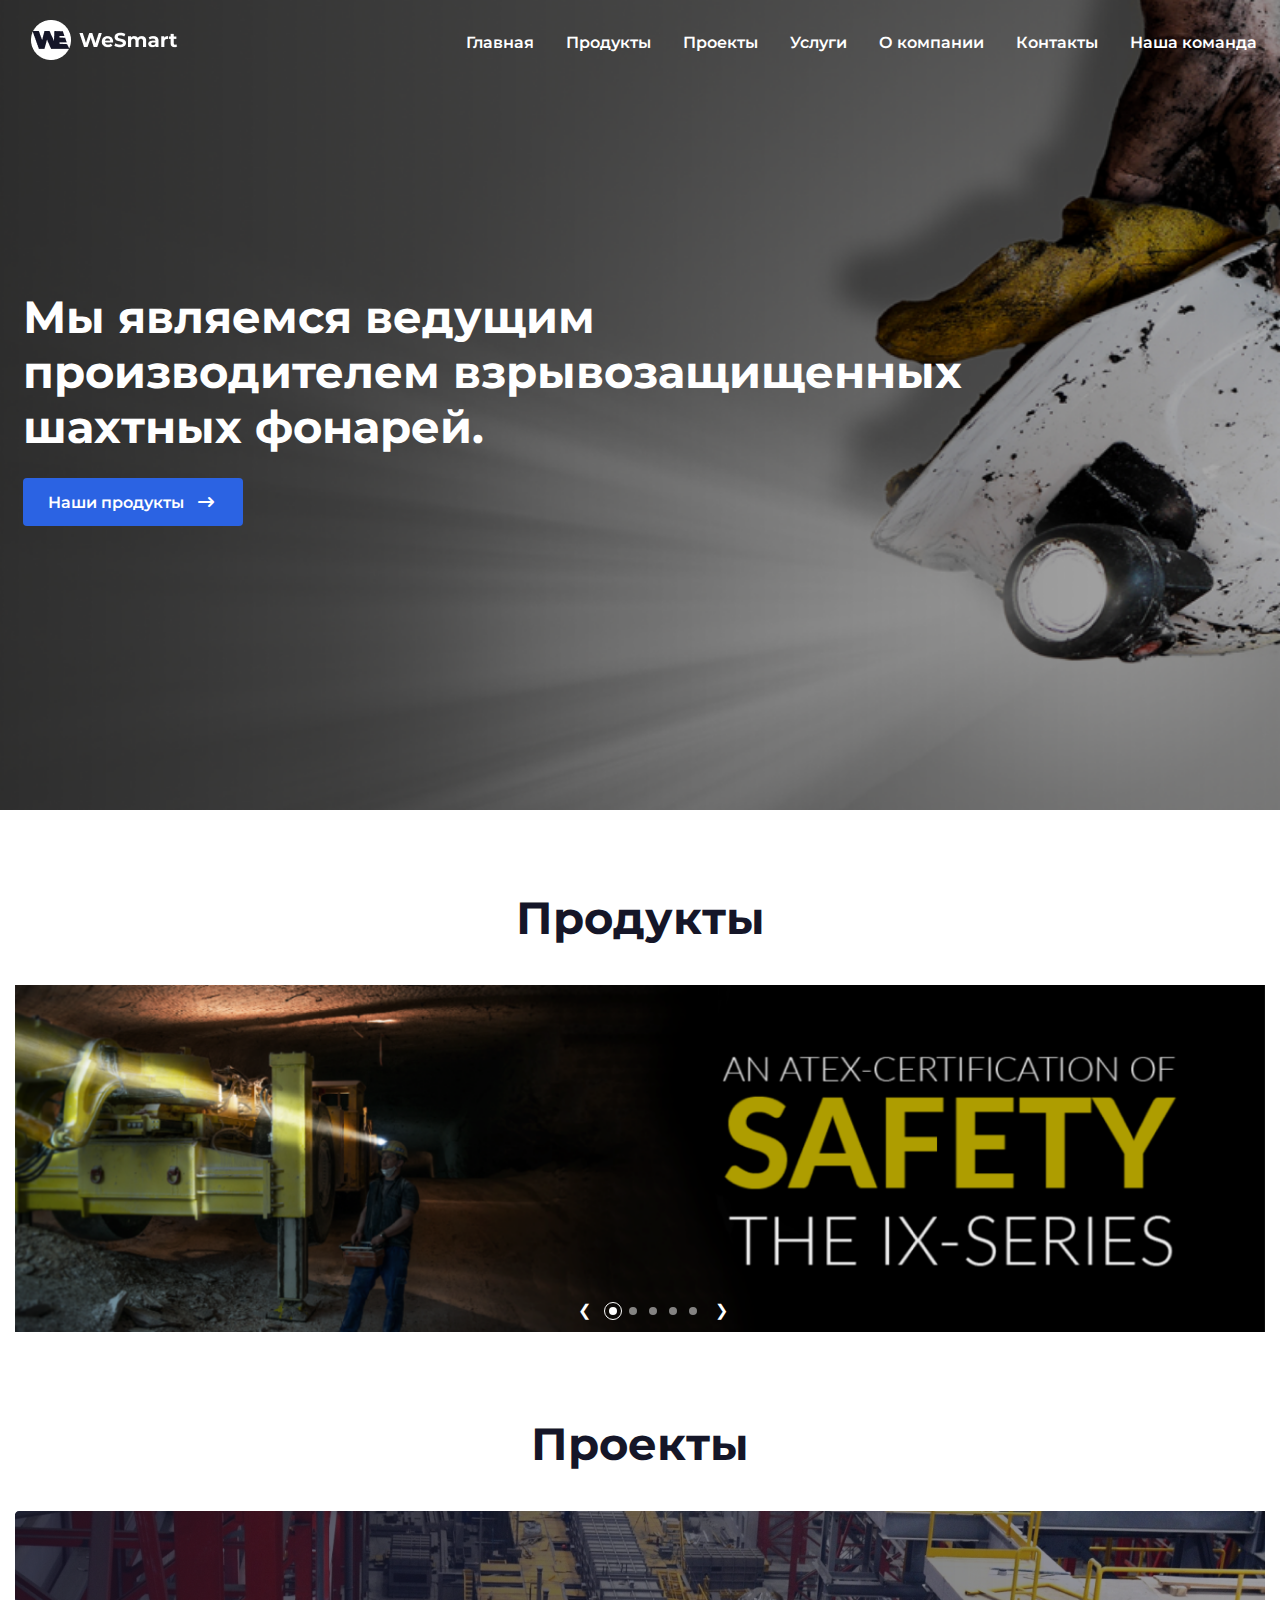
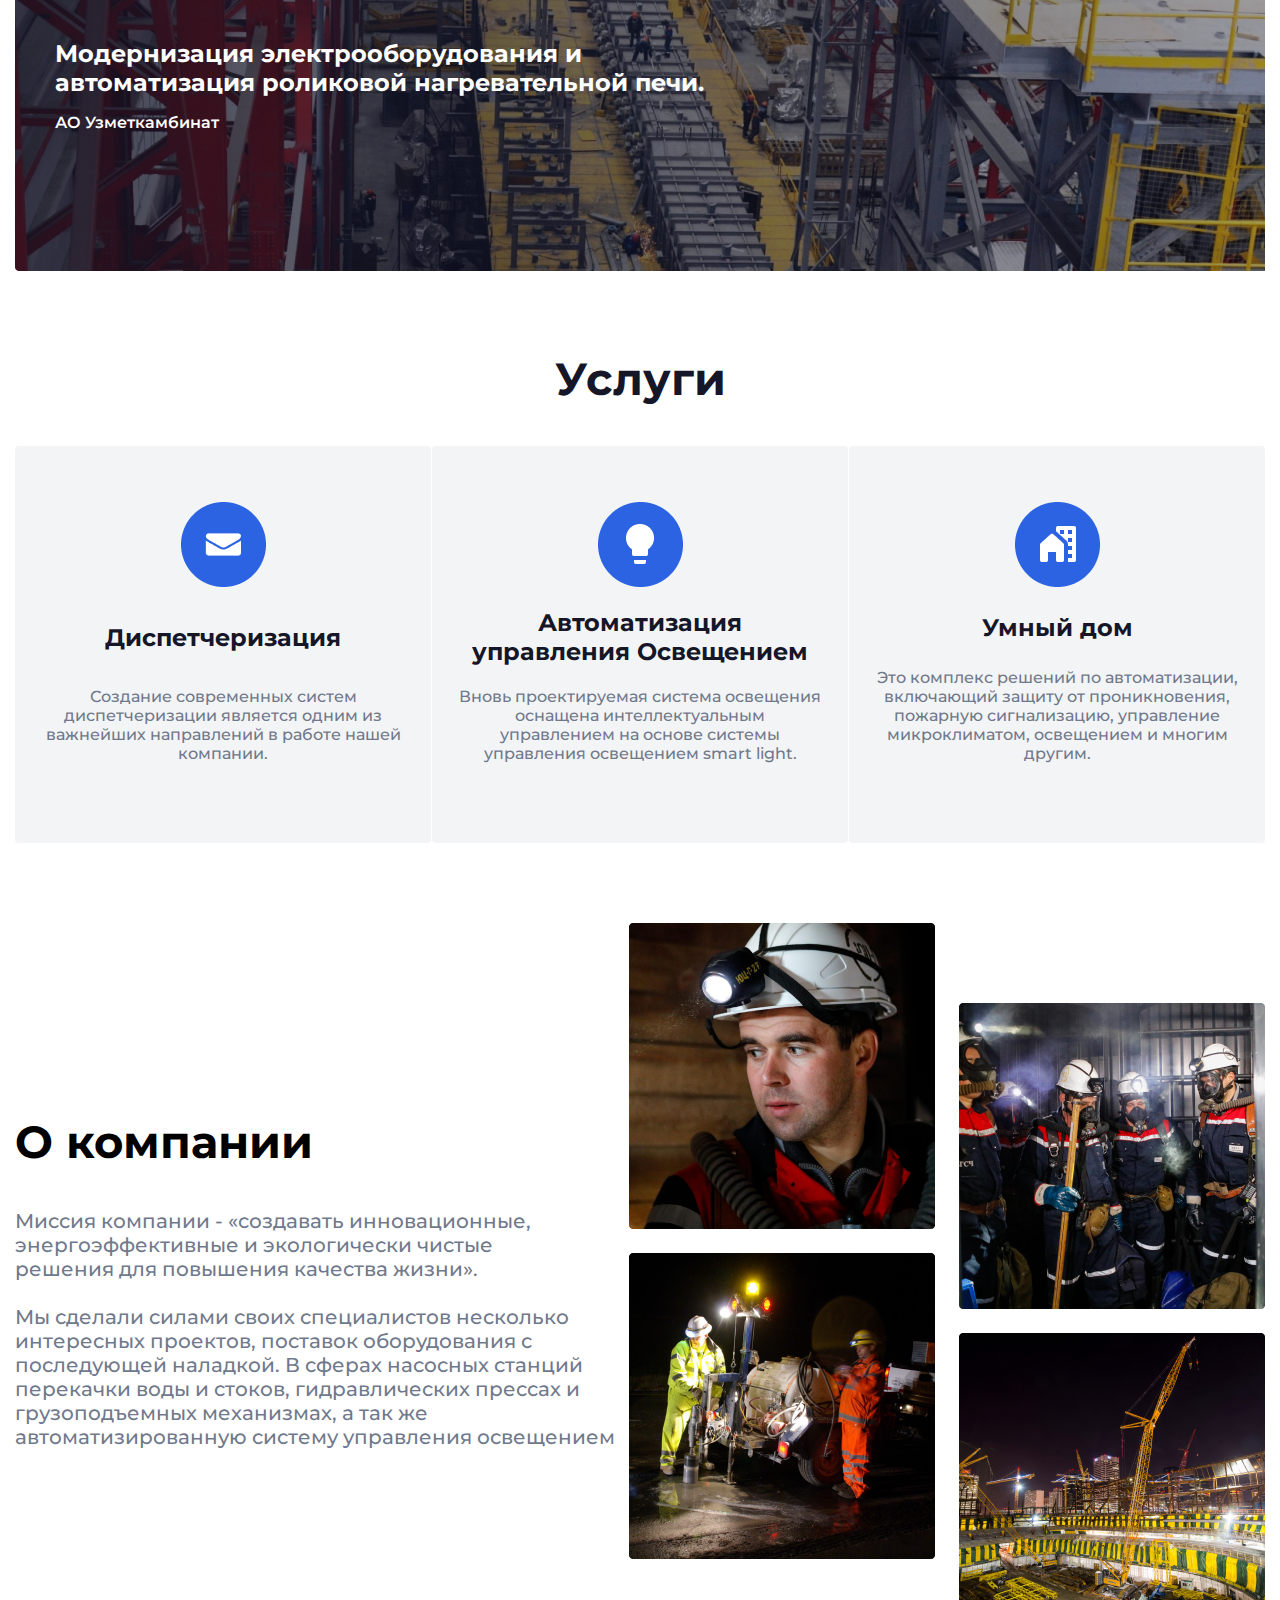
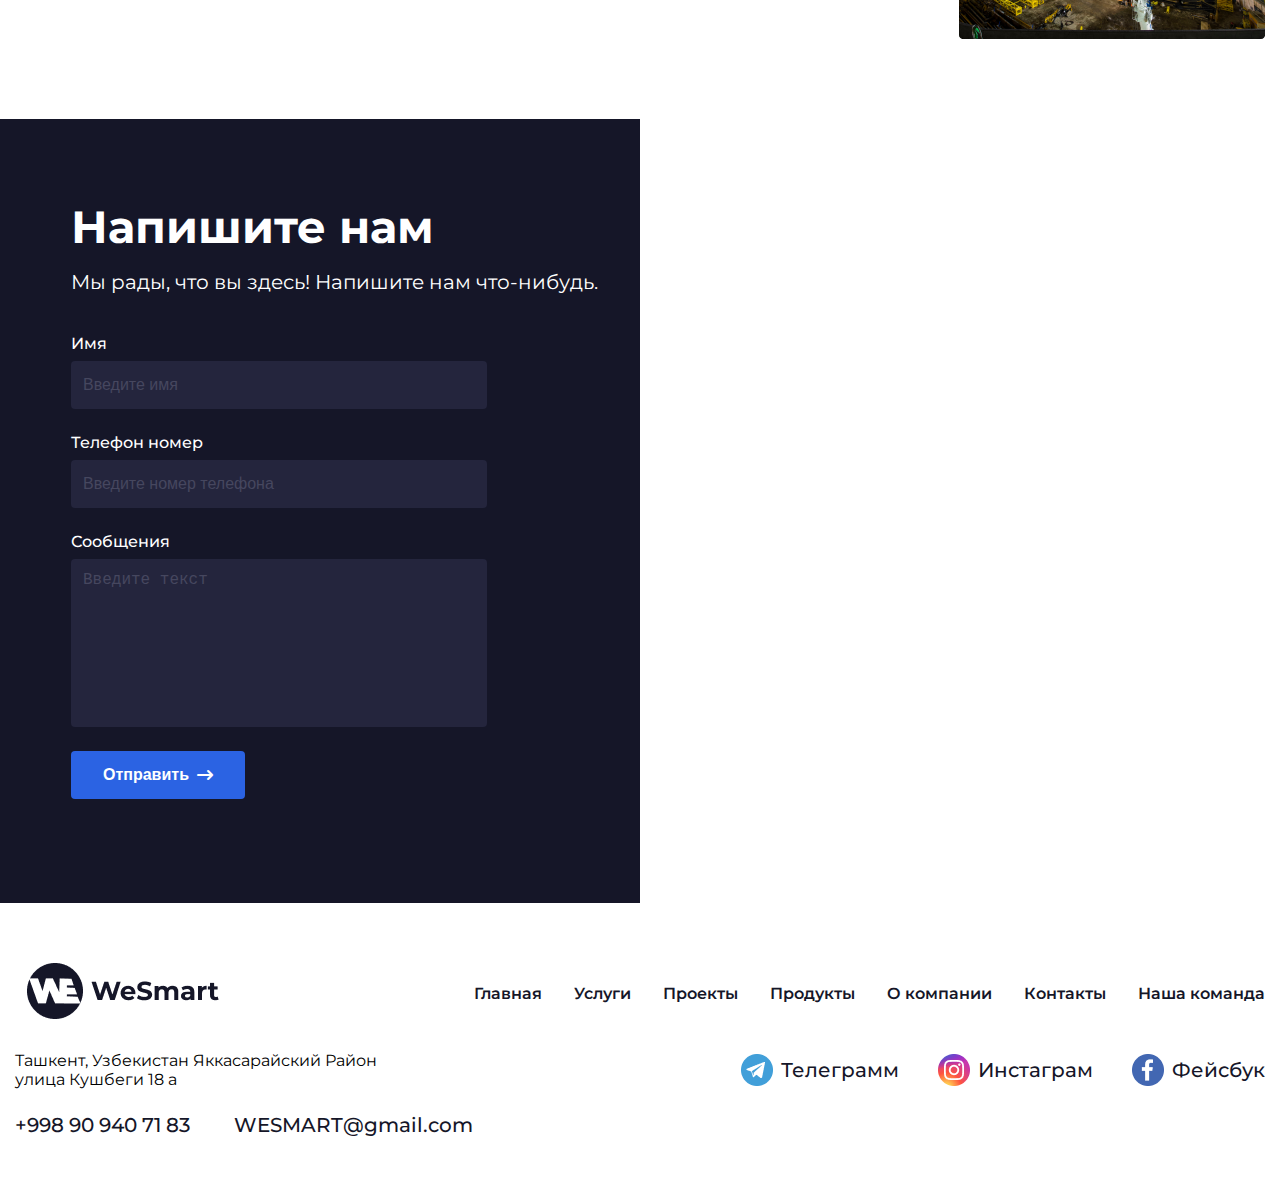
<file: index.html>
<!DOCTYPE html>
<html lang="en">
<head>
    <meta charset="UTF-8">
    <meta http-equiv="X-UA-Compatible" content="IE=edge">
    <meta name="viewport" content="width=device-width, initial-scale=1.0">
    <title>We Smart</title>
    <link rel="shortcut icon" href="./IMG/head.png" type="image/x-icon">
    <link rel="stylesheet" href="./STYLE/index.css">
    <link rel="stylesheet" href="./STYLE/all.min.css">
</head>
<body class="body">
    <header class="header" id="home">
        <div class="container">
            <nav class="nav">
                <a href="#" class="nav-logo"><img src="./IMG/logo.png" alt="logo" class="logo"></a>
                <ul class="header_list">
                    <li class="header_list-link"><a href="#" class="link">Главная</a></li>
                    <li class="header_list-link"><a href="./pages/product_page.html" class="link">Продукты</a></li>
                    <li class="header_list-link"><a href="#projects" class="link">Проекты</a></li>
                    <li class="header_list-link"><a href="#services" class="link">Услуги</a></li>
                    <li class="header_list-link"><a href="#our_company" class="link">О компании</a></li>
                    <li class="header_list-link"><a href="#contacts" class="link">Контакты</a></li>
                    <li class="header_list-link"><a href="./pages/our_team.html" class="link">Наша команда</a></li>
                </ul>
                
                <div class="burger">
                    <span class="line"></span>
                    <span class="line"></span>
                    <span class="line"></span>
                </div>
            </nav>

            <div class="header_info">
                <h1 class="header_info-title">Мы являемся ведущим
                    производителем взрывозащищенных
                    шахтных фонарей.</h1>
                    <div class="button">
                        <a href="./pages/product_page.html" class="button_text">Наши продукты</a>
                        <a href="./pages/product_page.html" class="button_icon">
                            <i class="fa-solid fa-arrow-right-long"></i>
                        </a>
                    </div>
                </div>
            </div>
        </header>
        
        
        <section class="products" id="products">
            <div class="container">
            <h2 class="title">Продукты</h2>

            <div class="slideshow-container">

                <!-- Full-width images with number and caption text -->
                <div class="mySlides fade">
                  <a href="#"><img src="./IMG/slide1 (1).png" style="width:100%"></a>
                </div>
              
                <div class="mySlides fade">
                  <a href="#"><img src="./IMG/slide1 (2).png" style="width:100%"></a>
                </div>
              
                <div class="mySlides fade">
                  <a href="#"><img src="./IMG/slide1 (3).png" style="width:100%"></a>
                </div>

                <div class="mySlides fade">
                  <a href="#"><img src="./IMG/slide1 (1).png" style="width:100%"></a>
                </div>

                <div class="mySlides fade">
                  <a href="#"><img src="./IMG/slide1 (2).png" style="width:100%"></a>
                </div>
              
                <!-- Next and previous buttons -->
                <div class="product_slide-controllers">
                    <a class="prev" onclick="plusSlides(-1)">&#10094;</a>
                <div style="text-align:center" class="dots">
                    <span class="dot" onclick="currentSlide(1)"></span>
                    <span class="dot" onclick="currentSlide(2)"></span>
                    <span class="dot" onclick="currentSlide(3)"></span>
                    <span class="dot" onclick="currentSlide(4)"></span>
                    <span class="dot" onclick="currentSlide(5)"></span>
                  </div>
                <a class="next" onclick="plusSlides(1)">&#10095;</a>
                </div>
              </div>
            </div>
        </section>
        
        <section class="project container" id="projects">
            <h2 class="title">Проекты</h2>
            <div class="project_slider">
                <div class="slider_inner">
                    <div class="slide active">
                    <h3 class="slide_title">Модернизация электрооборудования
                        и автоматизация роликовой нагревательной печи.</h3>
                        <span class="company_name">АО Узметкамбинат</span>
                    </div>
                    <div class="slide">
                        <h3 class="slide_title">Модернизация электрооборудования
                    мостового крана</h3>
                <span class="company_name">АО Узметкамбинат</span>
            </div>
            <div class="slide">
                <h3 class="slide_title">Разработка и в процессе внедрения: автоматизация и 
                    диспетчеризации систем водоснабжения
                </h3>
                <span class="company_name">АО Узметкамбинат</span>
            </div>
            <div class="slide">
                <h3 class="slide_title">Поставка, монтаж и пусконаладка Однобалочного 
                    опорного мостового крана г/п на 16 тн.
                </h3>
                <span class="company_name">АО “Алмалыкский ГМК </span>
            </div>
            <div class="slide">
                <h3 class="slide_title">Модернизация электро-оборудования технологического крана 
                    грузоподьемностью 20тн Внедрение радио управления краном.</h3>
                    <span class="company_name">АО Узметкамбинат</span>
                </div>
            <div class="slide">
                <h3 class="slide_title">Модернизация и автоматизация пресса для металла и отходов</h3>
                <span class="company_name">Ташкент  Вторчермет</span>
            </div>
        </div>
    </div>
</section>

<section class="services container" id="services">
    <h2 class="services_title title"></h2>
    <div class="services_catalog">
        <h2 class="title">
            Услуги
        </h2>
        <div class="service_inner-catalog">
            <a href="./pages/service_page3.html" class="service-catalog_card services_card1">
                <img src="./IMG/card1-icon.png" alt="Диспетчеризация" class="card_icon">
                <h3 class="card_title">Диспетчеризация</h3>
                <p class="service_desc">Создание современных систем диспетчеризации является одним из важнейших направлений в работе нашей компании.</p>
            </a>
            <a href="./pages/service_page.html" class="service-catalog_card services_card2">
                <img src="./IMG/card2_icon.png" alt="Диспетчеризация" class="card_icon">
                <h3 class="card_title">Автоматизация управления
                    Освещением</h3>
                <p class="service_desc">Вновь проектируемая система
                    освещения оснащена интеллектуальным управлением на основе системы управления освещением smart light.</p>
            </a>
            <a href="./pages/service_page2.html" class="service-catalog_card services_card3">
                <img src="./IMG/card3_icon.png" alt="Диспетчеризация" class="card_icon">
                <h3 class="card_title">Умный дом</h3>
                <p class="service_desc">Это комплекс решений по автоматизации, включающий защиту от проникновения, пожарную сигнализацию, управление микроклиматом, освещением и многим другим.</p>
            </a>
        </div>
    </div>
</section>

    <section class="our_company" id="our_company">
        <div class="container company_inner">
            <div class="company_info">
                <h2 class="company_title">О компании</h2>
                <p class="content_1">Миссия компании - «создавать инновационные,
                    энергоэффективные и экологически чистые решения
                    для повышения качества жизни».</p>
                <p class="content_2">Мы сделали силами своих специалистов несколько
                    интересных проектов, поставок оборудования
                    с последующей наладкой. В сферах насосных станций
                    перекачки воды и стоков, гидравлических прессах
                    и грузоподъемных механизмах, а так же
                    автоматизированную систему управления освещением</p>
            </div>
            <div class="company_gallery">
                <div class="first_block">
                    <img src="./IMG/gallery/gallery1.png" alt="" class="gallery1">
                    <img src="./IMG/gallery/gallery2.png" alt="" class="gallery2">
                </div>
                <div class="second_block">
                    <img src="./IMG/gallery/gallery3.png" alt="" class="gallery3">
                    <img src="./IMG/gallery/gallery4.png" alt="" class="gallery4">
                </div>
            </div>
        </div>
    </section>

    <section class="contacts" id="contacts">
        <div class="email">
            <h2 class="form_title">Напишите нам</h2>
            <p class="form_desc">Мы рады, что вы здесь! Напишите нам что-нибудь.</p>

            <form action="" class="form">
                <div class="name">
                    <span class="write_name">Имя</span>
                    <input type="text" name="username" required class="name_input" placeholder="Введите имя">
                </div>
                <div class="number">
                    <span class="write_number">Телефон номер</span>
                    <input type="tel" required name="usernum" class="number_input" placeholder="Введите номер телефона">
                </div>
                <div class="message">
                    <span class="write_message">Сообщения</span>
                    <textarea name="message" id="" cols="30" rows="10" class="message_input" placeholder="Введите текст" required></textarea>
                </div>
                <button type="submit" class="submit_button">
                    Отправить
                    <i class="fa-solid fa-arrow-right-long"></i>
                </button>
            </form>
        </div>

        <div class="map">
            <iframe src="https://www.google.com/maps/embed?pb=!1m18!1m12!1m3!1d2998.7134965162963!2d69.24375269756426!3d41.27157363491542!2m3!1f0!2f0!3f0!3m2!1i1024!2i768!4f13.1!3m3!1m2!1s0x38ae8a88a9cc05d5%3A0x89f44aaa8ed665d8!2zUXVzaGJlZ2kga28nY2hhc2ksINCi0L7RiNC60LXQvdGCLCBPYHpiZWtpc3Rvbg!5e0!3m2!1suz!2s!4v1646681730830!5m2!1suz!2s"  style="border:0;" allowfullscreen="" loading="lazy" class="map_inner"></iframe>
        </div>
    </section>

    <footer class="footer">
        <div class="container">
        <div class="first_line">
                <nav class="nav foo_nav">
                    <a href="#" class="nav-logo"><img src="./IMG/footer_logo.png" alt="logo" class="logo"></a>
                    <ul class="header_list foo">
                        <li class="header_list-link foo"><a href="#" class="link foo">Главная</a></li>
                        <li class="header_list-link foo"><a href="#services" class="link foo">Услуги</a></li>
                        <li class="header_list-link foo"><a href="#projects" class="link foo">Проекты</a></li>
                        <li class="header_list-link foo"><a href="./pages/product_page.html" class="link foo">Продукты</a></li>
                        <li class="header_list-link foo"><a href="#our_company" class="link foo">О компании</a></li>
                        <li class="header_list-link foo"><a href="#contacts" class="link foo">Контакты</a></li>
                        <li class="header_list-link foo"><a href="./pages/our_team.html" class="link foo">Наша команда</a></li>
                    </ul>
                </nav>
        </div>
        <div class="second_line">
            <p class="footer_adress">Ташкент, Узбекистан Яккасарайский
                Район улица Кушбеги 18 а
            </p>
            <div class="media">
                <a href="" class="telegramm">
                    <img src="./IMG/Telegram.png" alt="telegramm" class="tg_img">
                    <span class="tg">Телеграмм</span>
                </a>
                <a href="" class="instagramm">
                    <img src="./IMG/Instagram.png" alt="instagram" class="inst_img">
                    <span class="inst">Инстаграм</span>
                </a>
                <a href="" class="facebook">
                    <img src="./IMG/Facebook.png" alt="facebook" class="fb_img">
                    <span class="fb">Фейсбук</span>
                </a>
            </div>
        </div>
        <div class="third_line">
            <a href="tel:+998909407183" class="tel">+998 90 940 71 83</a>
            <a href="mailto:WESMART@gmail.com" class="gmail">WESMART@gmail.com</a>
        </div>
    </div>
    </footer>

    <script src="./JS/script.js"></script>
    <script src="./JS/slide.js"></script>
</body>
</html>
</file>
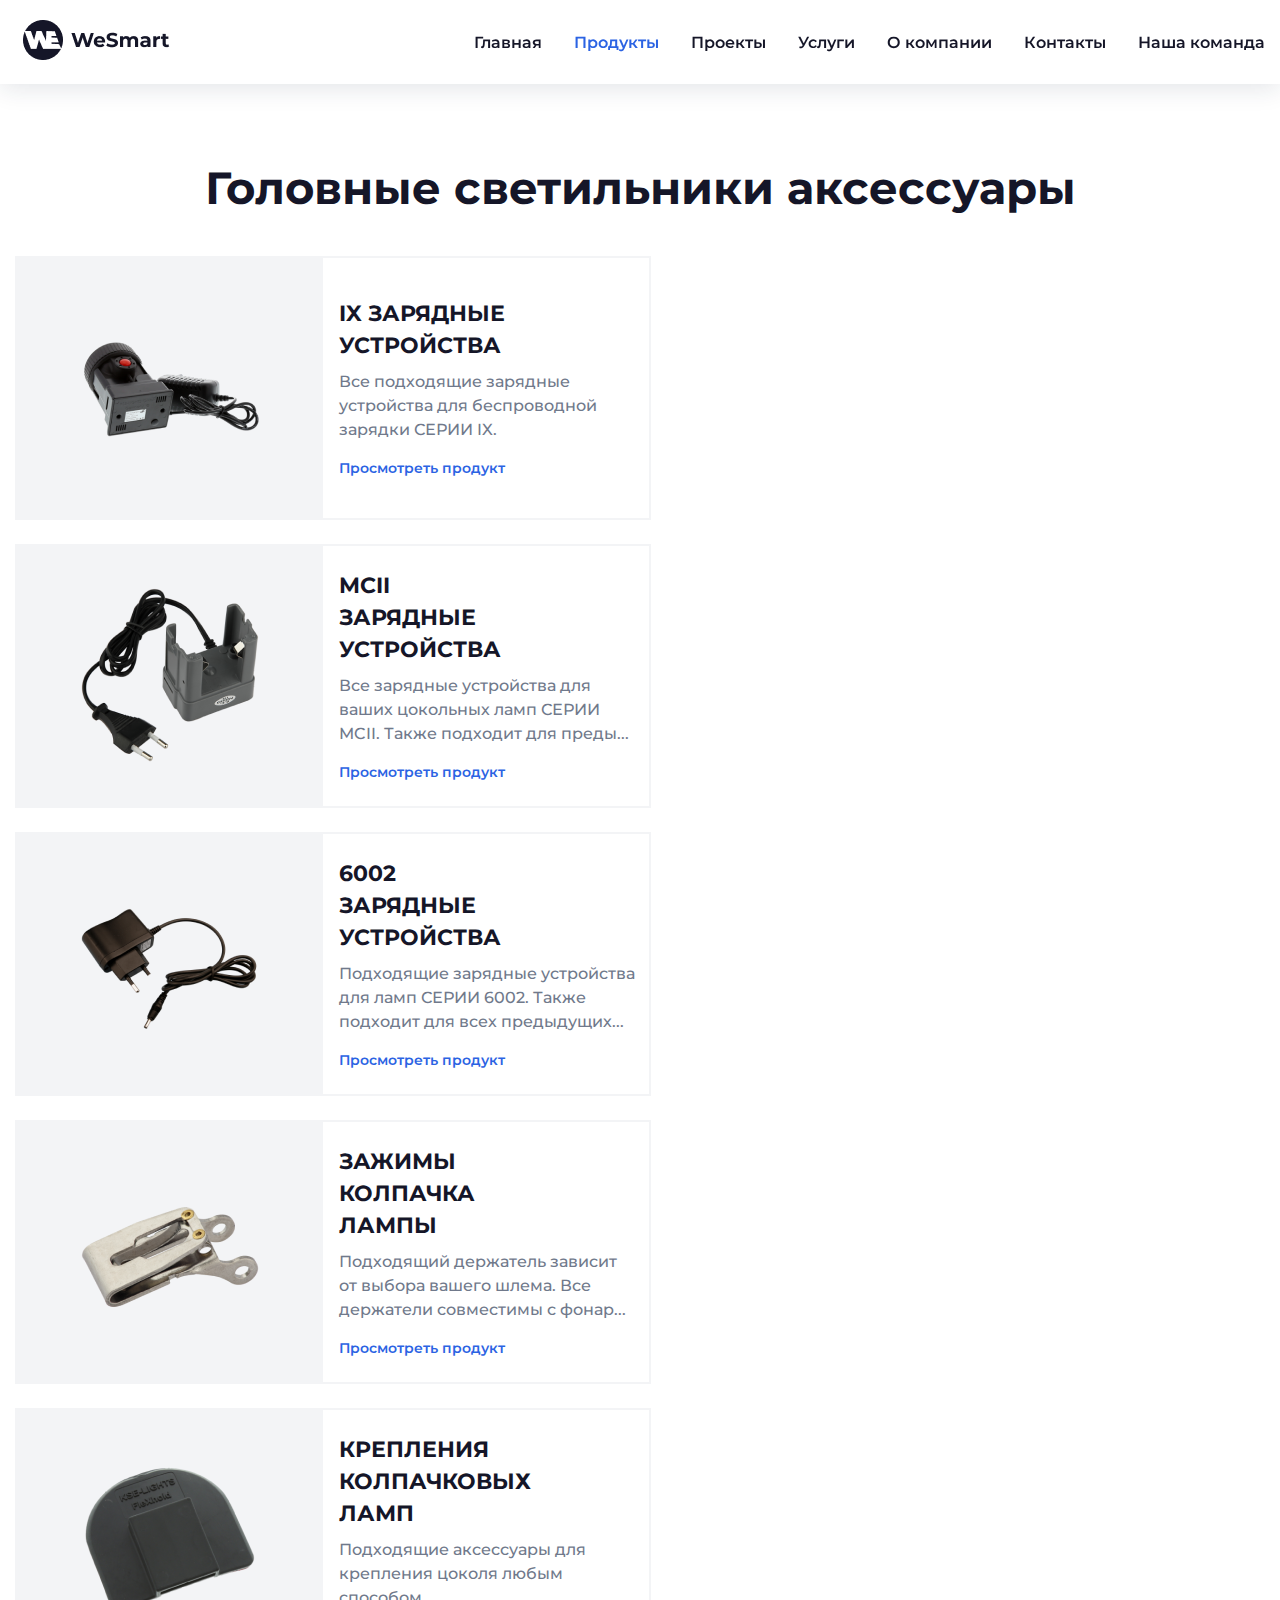
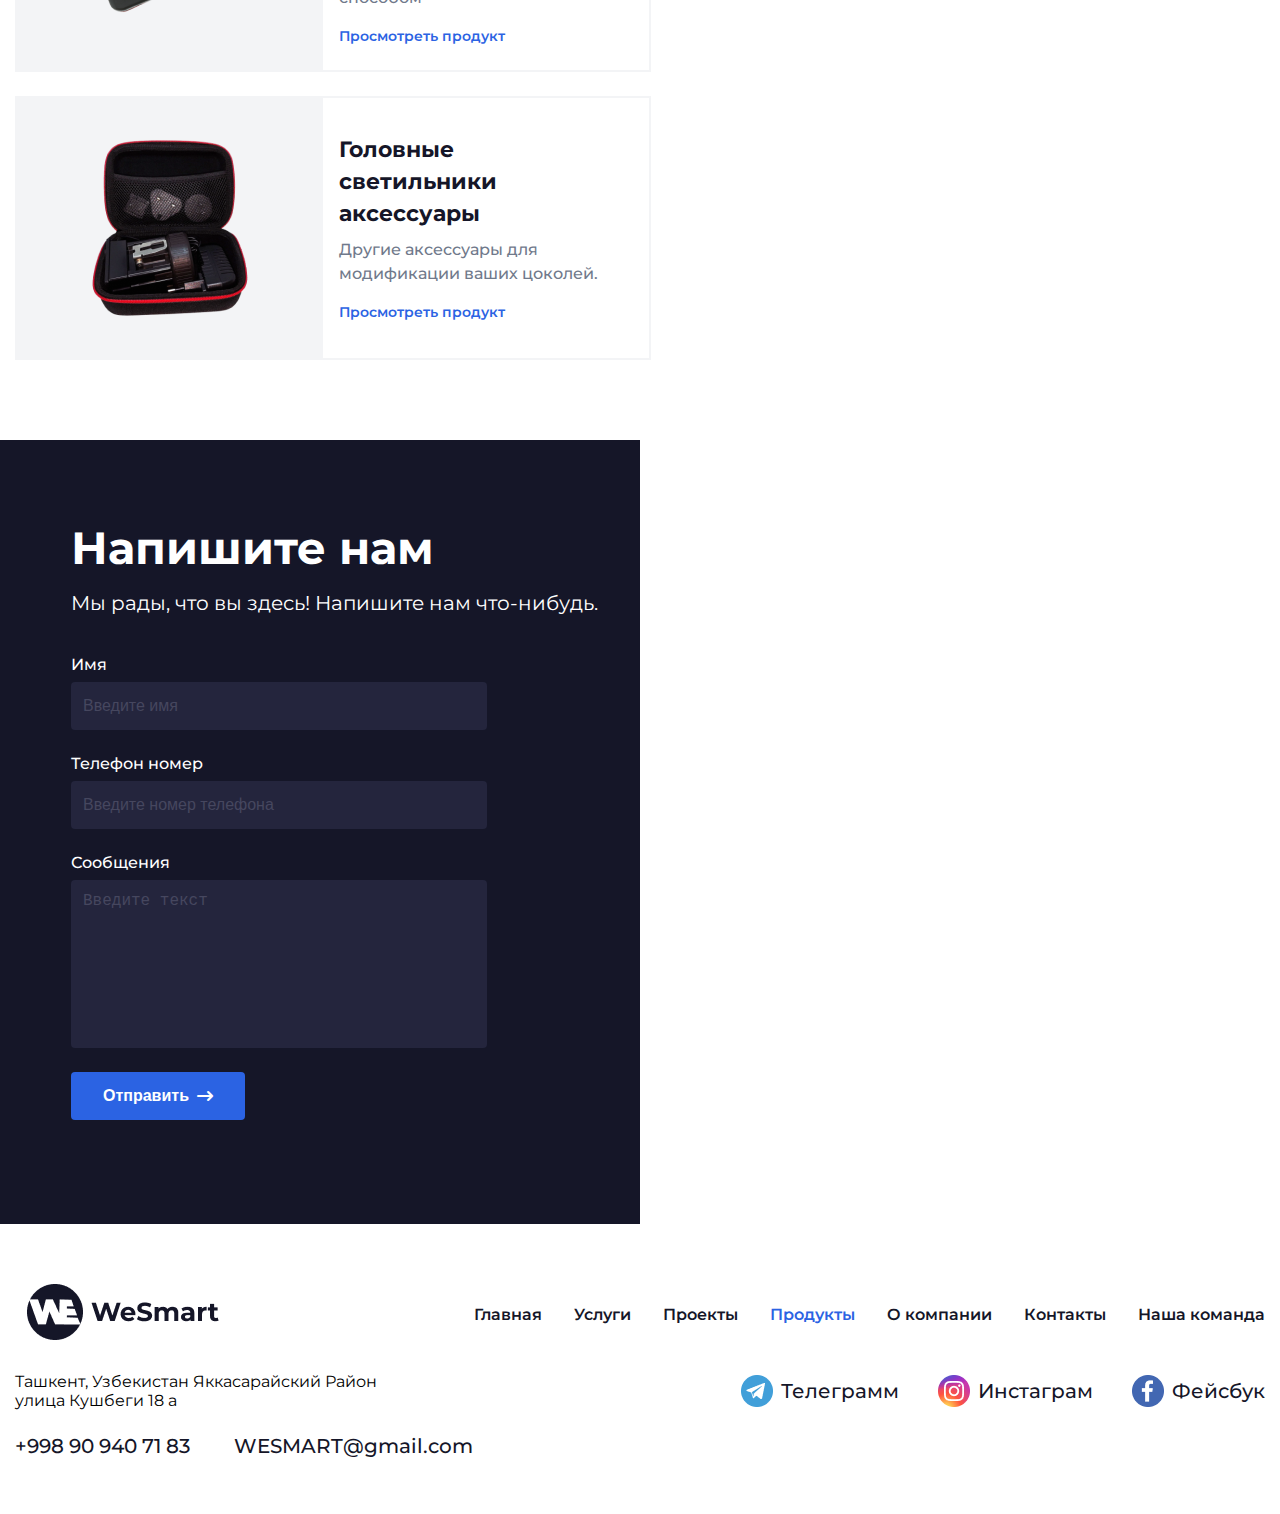
<file: pages/accessories_page.html>
<!DOCTYPE html>
<html lang="en">
<head>
    <meta charset="UTF-8">
    <meta http-equiv="X-UA-Compatible" content="IE=edge">
    <meta name="viewport" content="width=device-width, initial-scale=1.0">
    <title>We Smart</title>
    <link rel="shortcut icon" href="../IMG/head.png" type="image/x-icon">
    <link rel="stylesheet" href="../STYLE/accessories_page.css">
    <link rel="stylesheet" href="../STYLE/all.min.css">
</head>
<body>
    <header class="header" id="home">
        <div class="container">
            <nav class="nav">
                <a href="../index.html" class="nav-logo"><img src="../IMG/logo_dark.png" alt="logo" class="logo"></a>
                <ul class="header_list">
                    <li class="header_list-link"><a href="../index.html" class="link">Главная</a></li>
                    <li class="header_list-link"><a href="#" class="link" style="color: #2B63E3;">Продукты</a></li>
                    <li class="header_list-link"><a href="../index.html#projects" class="link">Проекты</a></li>
                    <li class="header_list-link"><a href="../index.html#services" class="link">Услуги</a></li>
                    <li class="header_list-link"><a href="../index.html#our_company" class="link">О компании</a></li>
                    <li class="header_list-link"><a href="#contacts" class="link">Контакты</a></li>
                    <li class="header_list-link"><a href="./our_team.html" class="link">Наша команда</a></li>
                </ul>
                
                <div class="burger">
                    <span class="line"></span>
                    <span class="line"></span>
                    <span class="line"></span>
                </div>
            </nav>
            </div>
        </header>

        <section class="accessories container">
            <h1 class="accessories_title">Головные светильники аксессуары</h1>
            <div class="accessories_cards">
                <div class="accessories_card">
                    <img src="../IMG/accessories/ix acc.png" alt="" class="accessories_img">
                    <div class="accessories_info">
                        <h2 class="accessories_info-title">IX ЗАРЯДНЫЕ
                            УСТРОЙСТВА</h2>
                        <p class="accessories_info-desc">Все подходящие зарядные устройства для беспроводной зарядки СЕРИИ IX.</p>
                        <a href="" class="accessories_info-watch">Просмотреть продукт <i class="fa-solid fa-arrow-right-long products_arrow"></i></a>
                    </div>
                </div>

                <div class="accessories_card">
                    <img src="../IMG/accessories/mcii acc.png" alt="" class="accessories_img">
                    <div class="accessories_info">
                        <h2 class="accessories_info-title">MCII ЗАРЯДНЫЕ
                            УСТРОЙСТВА</h2>
                        <p class="accessories_info-desc">Все зарядные устройства для ваших цокольных ламп СЕРИИ MCII. Также подходит для преды...</p>
                        <a href="" class="accessories_info-watch">Просмотреть продукт <i class="fa-solid fa-arrow-right-long products_arrow"></i></a>
                    </div>
                </div>

                <div class="accessories_card">
                    <img src="../IMG/accessories/6002 acc.png" alt="" class="accessories_img">
                    <div class="accessories_info">
                        <h2 class="accessories_info-title">6002 ЗАРЯДНЫЕ
                            УСТРОЙСТВА</h2>
                        <p class="accessories_info-desc">Подходящие зарядные устройства для ламп СЕРИИ 6002. Также подходит для всех предыдущих...</p>
                        <a href="" class="accessories_info-watch">Просмотреть продукт <i class="fa-solid fa-arrow-right-long products_arrow"></i></a>
                    </div>
                </div>

                <div class="accessories_card">
                    <img src="../IMG/accessories/зажим.png" alt="" class="accessories_img">
                    <div class="accessories_info">
                        <h2 class="accessories_info-title">ЗАЖИМЫ КОЛПАЧКА
                            ЛАМПЫ</h2>
                        <p class="accessories_info-desc">Подходящий держатель зависит от выбора вашего шлема. Все держатели совместимы с фонар...</p>
                        <a href="" class="accessories_info-watch">Просмотреть продукт <i class="fa-solid fa-arrow-right-long products_arrow"></i></a>
                    </div>
                </div>

                <div class="accessories_card">
                    <img src="../IMG/accessories/крепление.png  " alt="" class="accessories_img">
                    <div class="accessories_info">
                        <h2 class="accessories_info-title">КРЕПЛЕНИЯ
                            КОЛПАЧКОВЫХ ЛАМП</h2>
                        <p class="accessories_info-desc">Подходящие аксессуары для крепления цоколя любым способом</p>
                        <a href="" class="accessories_info-watch">Просмотреть продукт <i class="fa-solid fa-arrow-right-long products_arrow"></i></a>
                    </div>
                </div>

                <div class="accessories_card">
                    <img src="../IMG/accessories/головные акксессуары.png" alt="" class="accessories_img">
                    <div class="accessories_info">
                        <h2 class="accessories_info-title">Головные светильники
                            аксессуары</h2>
                        <p class="accessories_info-desc">Другие аксессуары для модификации ваших цоколей.</p>
                        <a href="" class="accessories_info-watch">Просмотреть продукт <i class="fa-solid fa-arrow-right-long products_arrow"></i></a>
                    </div>
                </div>
            </div>
        </section>



        <section class="contacts" id="contacts">
            <div class="email">
                <h2 class="form_title">Напишите нам</h2>
                <p class="form_desc">Мы рады, что вы здесь! Напишите нам что-нибудь.</p>
    
                <form action="" class="form">
                    <div class="name">
                        <span class="write_name">Имя</span>
                        <input type="text" name="username" required class="name_input" placeholder="Введите имя">
                    </div>
                    <div class="number">
                        <span class="write_number">Телефон номер</span>
                        <input type="tel" required name="usernum" class="number_input" placeholder="Введите номер телефона">
                    </div>
                    <div class="message">
                        <span class="write_message">Сообщения</span>
                        <textarea name="message" id="" cols="30" rows="10" class="message_input" placeholder="Введите текст" required></textarea>
                    </div>
                    <button type="submit" class="submit_button">
                        Отправить
                        <i class="fa-solid fa-arrow-right-long"></i>
                    </button>
                </form>
            </div>
    
            <div class="map">
                <iframe src="https://www.google.com/maps/embed?pb=!1m18!1m12!1m3!1d2998.7134965162963!2d69.24375269756426!3d41.27157363491542!2m3!1f0!2f0!3f0!3m2!1i1024!2i768!4f13.1!3m3!1m2!1s0x38ae8a88a9cc05d5%3A0x89f44aaa8ed665d8!2zUXVzaGJlZ2kga28nY2hhc2ksINCi0L7RiNC60LXQvdGCLCBPYHpiZWtpc3Rvbg!5e0!3m2!1suz!2s!4v1646681730830!5m2!1suz!2s"  style="border:0;" allowfullscreen="" loading="lazy" class="map_inner"></iframe>
            </div>
        </section>
    
        <footer class="footer">
            <div class="container">
            <div class="first_line">
                    <nav class="nav foo_nav">
                        <a href="#" class="nav-logo"><img src="../IMG/footer_logo.png" alt="logo" class="logo"></a>
                        <ul class="header_list foo">
                            <li class="header_list-link foo"><a href="../index.html" class="link foo">Главная</a></li>
                            <li class="header_list-link foo"><a href="../index.html#services" class="link foo">Услуги</a></li>
                            <li class="header_list-link foo"><a href="../index.html#projects" class="link foo">Проекты</a></li>
                            <li class="header_list-link foo"><a href="#" class="link foo" style="color: #2B63E3;">Продукты</a></li>
                            <li class="header_list-link foo"><a href="../index.html#our_company" class="link foo">О компании</a></li>
                            <li class="header_list-link foo"><a href="#contacts" class="link foo">Контакты</a></li>
                            <li class="header_list-link"><a href="./our_team.html" class="link">Наша команда</a></li>
                        </ul>
                    </nav>
            </div>
            <div class="second_line">
                <p class="footer_adress">Ташкент, Узбекистан Яккасарайский
                    Район улица Кушбеги 18 а
                </p>
                <div class="media">
                    <a href="" class="telegramm">
                        <img src="../IMG/Telegram.png" alt="telegramm" class="tg_img">
                        <span class="tg">Телеграмм</span>
                    </a>
                    <a href="" class="instagramm">
                        <img src="../IMG/Instagram.png" alt="instagram" class="inst_img">
                        <span class="inst">Инстаграм</span>
                    </a>
                    <a href="" class="facebook">
                        <img src="../IMG/Facebook.png" alt="facebook" class="fb_img">
                        <span class="fb">Фейсбук</span>
                    </a>
                </div>
            </div>
            <div class="third_line">
                <a href="tel:+998909407183" class="tel">+998 90 940 71 83</a>
                <a href="mailto:WESMART@gmail.com" class="gmail">WESMART@gmail.com</a>
            </div>
        </div>
        </footer>


        <script src="../JS/script.js"></script>
</body>
</html>
</file>
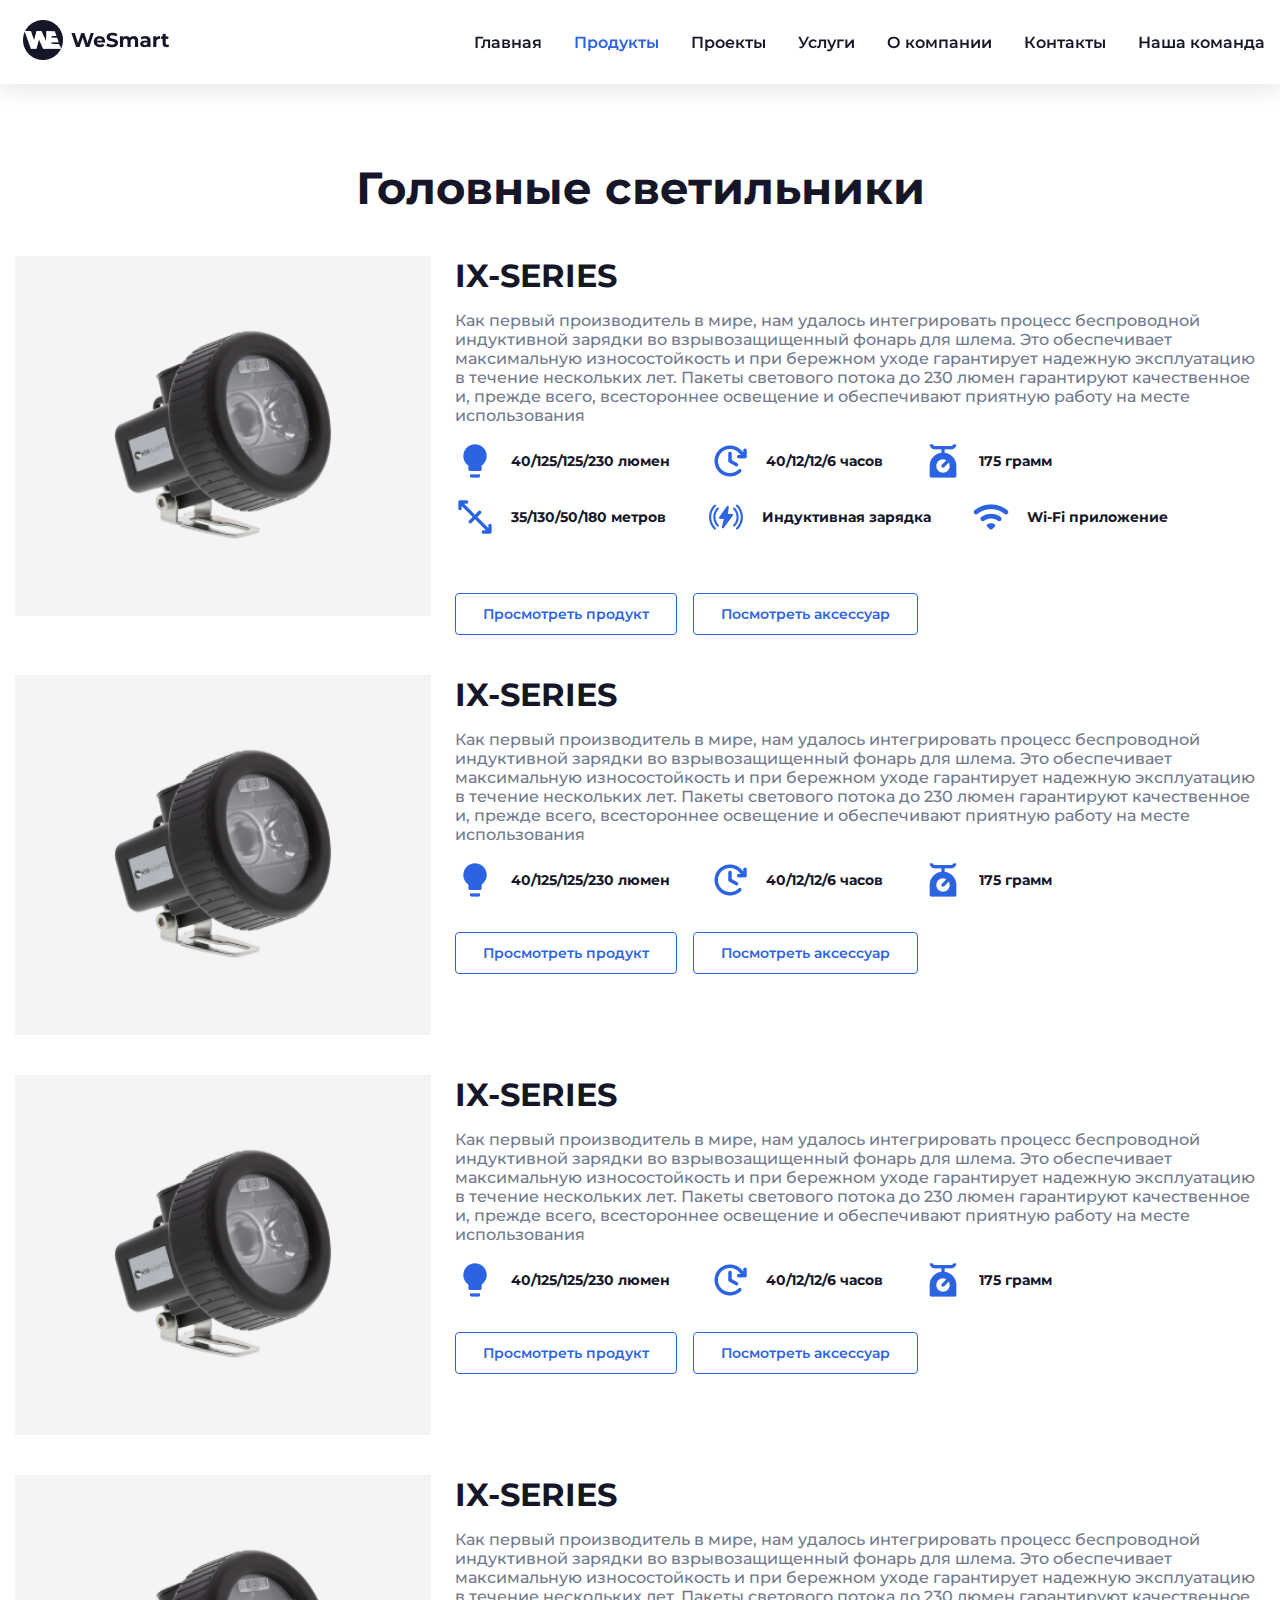
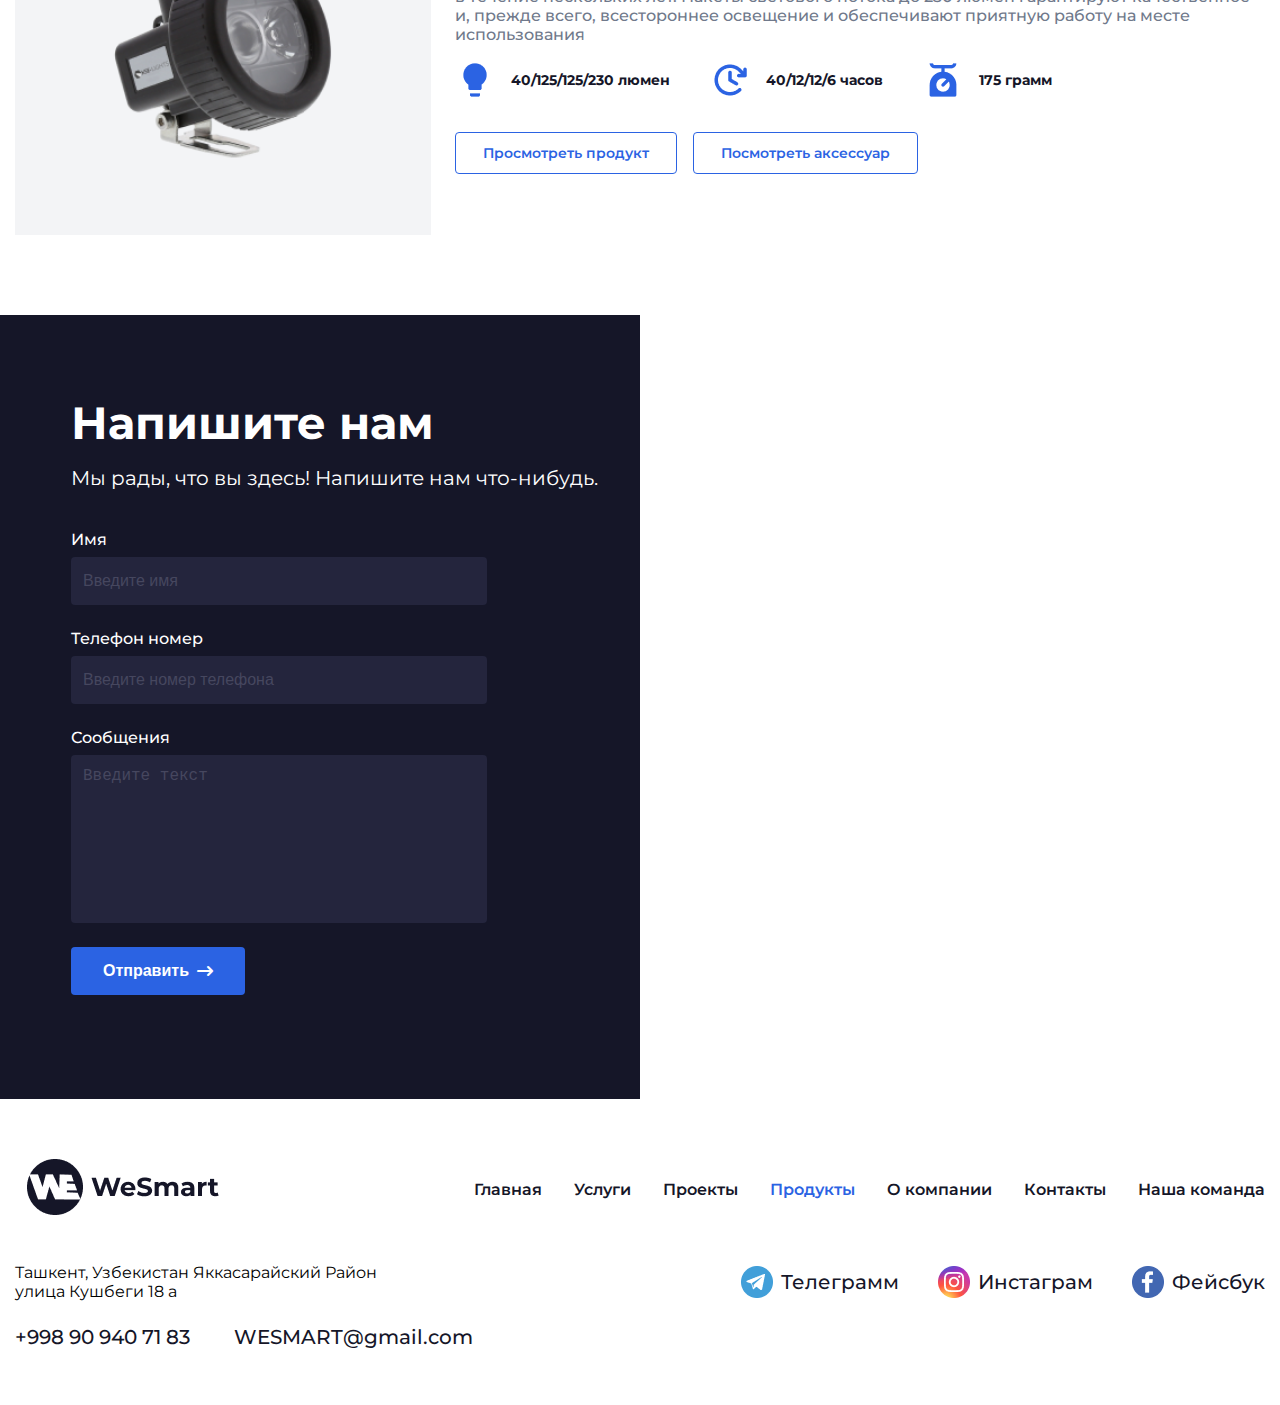
<file: pages/product_home.html>
<!DOCTYPE html>
<html lang="en">
<head>
    <meta charset="UTF-8">
    <meta http-equiv="X-UA-Compatible" content="IE=edge">
    <meta name="viewport" content="width=device-width, initial-scale=1.0">
    <title>We Smart</title>
    <link rel="shortcut icon" href="../IMG/head.png" type="image/x-icon">
    <link rel="stylesheet" href="../STYLE/product_home.css">
    <link rel="stylesheet" href="../STYLE/all.min.css">
</head>
<body>
    <header class="header" id="home">
        <div class="container">
            <nav class="nav">
                <a href="../index.html" class="nav-logo"><img src="../IMG/logo_dark.png" alt="logo" class="logo"></a>
                <ul class="header_list">
                    <li class="header_list-link"><a href="../index.html" class="link">Главная</a></li>
                    <li class="header_list-link"><a href="#" class="link" style="color: #2B63E3;">Продукты</a></li>
                    <li class="header_list-link"><a href="../index.html#projects" class="link">Проекты</a></li>
                    <li class="header_list-link"><a href="../index.html#services" class="link">Услуги</a></li>
                    <li class="header_list-link"><a href="../index.html#our_company" class="link">О компании</a></li>
                    <li class="header_list-link"><a href="#contacts" class="link">Контакты</a></li>
                    <li class="header_list-link"><a href="./our_team.html" class="link">Наша команда</a></li>
                </ul>
                
                <div class="burger">
                    <span class="line"></span>
                    <span class="line"></span>
                    <span class="line"></span>
                </div>
            </nav>
            </div>
        </header>

        <section class="products container">
            <h1 class="title">Головные
                светильники</h1>
            <div class="products_inner">
                
                <div class="product_card">
                    <img src="../IMG/Ix.png" alt="" class="product_img">
                    <div class="info">
                        <h2 class="info_title">IX-SERIES</h2>
                        <p class="info_desc">Как первый производитель в мире, нам удалось интегрировать процесс беспроводной индуктивной зарядки во взрывозащищенный фонарь для шлема. Это обеспечивает максимальную износостойкость и при бережном уходе гарантирует надежную эксплуатацию в течение нескольких лет. Пакеты светового потока до 230 люмен гарантируют качественное и, прежде всего, всестороннее освещение и обеспечивают приятную работу на месте использования</p>
                        <div class="info_inner">
                            <div class="first_line">
                                <div class="characteristic">
                                    <img src="../IMG/lightbulb.png" alt="" class="char_icon">
                                    <span>40/125/125/230 люмен</span>
                                </div>
                                <div class="characteristic">
                                    <img src="../IMG/ClockClockwise.png" alt="" class="char_icon">
                                    <span>40/12/12/6 часов</span>
                                </div>
                                <div class="characteristic">
                                    <img src="../IMG/scales-2-fill.png" alt="" class="char_icon">
                                    <span>175 грамм</span>
                                </div>
                            </div>
                            <div class="second_line">
                                <div class="characteristic">
                                    <img src="../IMG/u_scaling-left.svg" alt="" class="char_icon">
                                    <span>35/130/50/180 метров</span>
                                </div>
                                <div class="characteristic">
                                    <img src="../IMG/Frame 41657.png" alt="" class="char_icon">
                                    <span>Индуктивная зарядка</span>
                                </div>
                                <div class="characteristic">
                                    <img src="../IMG/wifi.png" alt="" class="char_icon">
                                    <span>Wi-Fi приложение</span>
                                </div>
                            </div>
                        </div>

                        <div class="info_buttons">
                            <a href="./product_inner.html" class="watch">Просмотреть продукт</a>
                            <a href="./accessories_page.html" class="watch">Посмотреть аксессуар</a>
                        </div>

                    </div>
                </div>

                <div class="product_card">
                    <img src="../IMG/Ix.png" alt="" class="product_img">
                    <div class="info">
                        <h2 class="info_title">IX-SERIES</h2>
                        <p class="info_desc">Как первый производитель в мире, нам удалось интегрировать процесс беспроводной индуктивной зарядки во взрывозащищенный фонарь для шлема. Это обеспечивает максимальную износостойкость и при бережном уходе гарантирует надежную эксплуатацию в течение нескольких лет. Пакеты светового потока до 230 люмен гарантируют качественное и, прежде всего, всестороннее освещение и обеспечивают приятную работу на месте использования</p>
                        <div class="info_inner">
                            <div class="first_line">
                                <div class="characteristic">
                                    <img src="../IMG/lightbulb.png" alt="" class="char_icon">
                                    <span>40/125/125/230 люмен</span>
                                </div>
                                <div class="characteristic">
                                    <img src="../IMG/ClockClockwise.png" alt="" class="char_icon">
                                    <span>40/12/12/6 часов</span>
                                </div>
                                <div class="characteristic">
                                    <img src="../IMG/scales-2-fill.png" alt="" class="char_icon">
                                    <span>175 грамм</span>
                                </div>
                            </div>
                        </div>

                        <div class="info_buttons">
                            <a href="./product_inner.html" class="watch">Просмотреть продукт</a>
                            <a href="#" class="watch">Посмотреть аксессуар</a>
                        </div>

                    </div>
                </div>

                <div class="product_card">
                    <img src="../IMG/Ix.png" alt="" class="product_img">
                    <div class="info">
                        <h2 class="info_title">IX-SERIES</h2>
                        <p class="info_desc">Как первый производитель в мире, нам удалось интегрировать процесс беспроводной индуктивной зарядки во взрывозащищенный фонарь для шлема. Это обеспечивает максимальную износостойкость и при бережном уходе гарантирует надежную эксплуатацию в течение нескольких лет. Пакеты светового потока до 230 люмен гарантируют качественное и, прежде всего, всестороннее освещение и обеспечивают приятную работу на месте использования</p>
                        <div class="info_inner">
                            <div class="first_line">
                                <div class="characteristic">
                                    <img src="../IMG/lightbulb.png" alt="" class="char_icon">
                                    <span>40/125/125/230 люмен</span>
                                </div>
                                <div class="characteristic">
                                    <img src="../IMG/ClockClockwise.png" alt="" class="char_icon">
                                    <span>40/12/12/6 часов</span>
                                </div>
                                <div class="characteristic">
                                    <img src="../IMG/scales-2-fill.png" alt="" class="char_icon">
                                    <span>175 грамм</span>
                                </div>
                            </div>
                        </div>

                        <div class="info_buttons">
                            <a href="./product_inner.html" class="watch">Просмотреть продукт</a>
                            <a href="#" class="watch">Посмотреть аксессуар</a>
                        </div>

                    </div>
                </div>

                <div class="product_card">
                    <img src="../IMG/Ix.png" alt="" class="product_img">
                    <div class="info">
                        <h2 class="info_title">IX-SERIES</h2>
                        <p class="info_desc">Как первый производитель в мире, нам удалось интегрировать процесс беспроводной индуктивной зарядки во взрывозащищенный фонарь для шлема. Это обеспечивает максимальную износостойкость и при бережном уходе гарантирует надежную эксплуатацию в течение нескольких лет. Пакеты светового потока до 230 люмен гарантируют качественное и, прежде всего, всестороннее освещение и обеспечивают приятную работу на месте использования</p>
                        <div class="info_inner">
                            <div class="first_line">
                                <div class="characteristic">
                                    <img src="../IMG/lightbulb.png" alt="" class="char_icon">
                                    <span>40/125/125/230 люмен</span>
                                </div>
                                <div class="characteristic">
                                    <img src="../IMG/ClockClockwise.png" alt="" class="char_icon">
                                    <span>40/12/12/6 часов</span>
                                </div>
                                <div class="characteristic">
                                    <img src="../IMG/scales-2-fill.png" alt="" class="char_icon">
                                    <span>175 грамм</span>
                                </div>
                            </div>
                        </div>

                        <div class="info_buttons">
                            <a href="./product_inner.html" class="watch">Просмотреть продукт</a>
                            <a href="#" class="watch">Посмотреть аксессуар</a>
                        </div>

                    </div>
                </div>
            </div>
        </section>

         
        <section class="contacts" id="contacts">
            <div class="email">
                <h2 class="form_title">Напишите нам</h2>
                <p class="form_desc">Мы рады, что вы здесь! Напишите нам что-нибудь.</p>
    
                <form action="" class="form">
                    <div class="name">
                        <span class="write_name">Имя</span>
                        <input type="text" name="username" required class="name_input" placeholder="Введите имя">
                    </div>
                    <div class="number">
                        <span class="write_number">Телефон номер</span>
                        <input type="tel" required name="usernum" class="number_input" placeholder="Введите номер телефона">
                    </div>
                    <div class="message">
                        <span class="write_message">Сообщения</span>
                        <textarea name="message" id="" cols="30" rows="10" class="message_input" placeholder="Введите текст" required></textarea>
                    </div>
                    <button type="submit" class="submit_button">
                        Отправить
                        <i class="fa-solid fa-arrow-right-long"></i>
                    </button>
                </form>
            </div>
    
            <div class="map">
                <iframe src="https://www.google.com/maps/embed?pb=!1m18!1m12!1m3!1d2998.7134965162963!2d69.24375269756426!3d41.27157363491542!2m3!1f0!2f0!3f0!3m2!1i1024!2i768!4f13.1!3m3!1m2!1s0x38ae8a88a9cc05d5%3A0x89f44aaa8ed665d8!2zUXVzaGJlZ2kga28nY2hhc2ksINCi0L7RiNC60LXQvdGCLCBPYHpiZWtpc3Rvbg!5e0!3m2!1suz!2s!4v1646681730830!5m2!1suz!2s"  style="border:0;" allowfullscreen="" loading="lazy" class="map_inner"></iframe>
            </div>
        </section>
    
        <footer class="footer">
            <div class="container">
            <div class="first_line">
                    <nav class="nav foo_nav">
                        <a href="#" class="nav-logo"><img src="../IMG/footer_logo.png" alt="logo" class="logo"></a>
                        <ul class="header_list foo">
                            <li class="header_list-link foo"><a href="../index.html" class="link foo">Главная</a></li>
                            <li class="header_list-link foo"><a href="../index.html#services" class="link foo">Услуги</a></li>
                            <li class="header_list-link foo"><a href="../index.html#projects" class="link foo">Проекты</a></li>
                            <li class="header_list-link foo"><a href="#" class="link foo" style="color: #2B63E3;">Продукты</a></li>
                            <li class="header_list-link foo"><a href="../index.html#our_company" class="link foo">О компании</a></li>
                            <li class="header_list-link foo"><a href="#contacts" class="link foo">Контакты</a></li>
                            <li class="header_list-link"><a href="./our_team.html" class="link">Наша команда</a></li>
                        </ul>
                    </nav>
            </div>
            <div class="second_line">
                <p class="footer_adress">Ташкент, Узбекистан Яккасарайский
                    Район улица Кушбеги 18 а
                </p>
                <div class="media">
                    <a href="" class="telegramm">
                        <img src="../IMG/Telegram.png" alt="telegramm" class="tg_img">
                        <span class="tg">Телеграмм</span>
                    </a>
                    <a href="" class="instagramm">
                        <img src="../IMG/Instagram.png" alt="instagram" class="inst_img">
                        <span class="inst">Инстаграм</span>
                    </a>
                    <a href="" class="facebook">
                        <img src="../IMG/Facebook.png" alt="facebook" class="fb_img">
                        <span class="fb">Фейсбук</span>
                    </a>
                </div>
            </div>
            <div class="third_line">
                <a href="tel:+998909407183" class="tel">+998 90 940 71 83</a>
                <a href="mailto:WESMART@gmail.com" class="gmail">WESMART@gmail.com</a>
            </div>
        </div>
        </footer>

        <script src="../JS/script.js"></script>
</body>
</html>
</file>
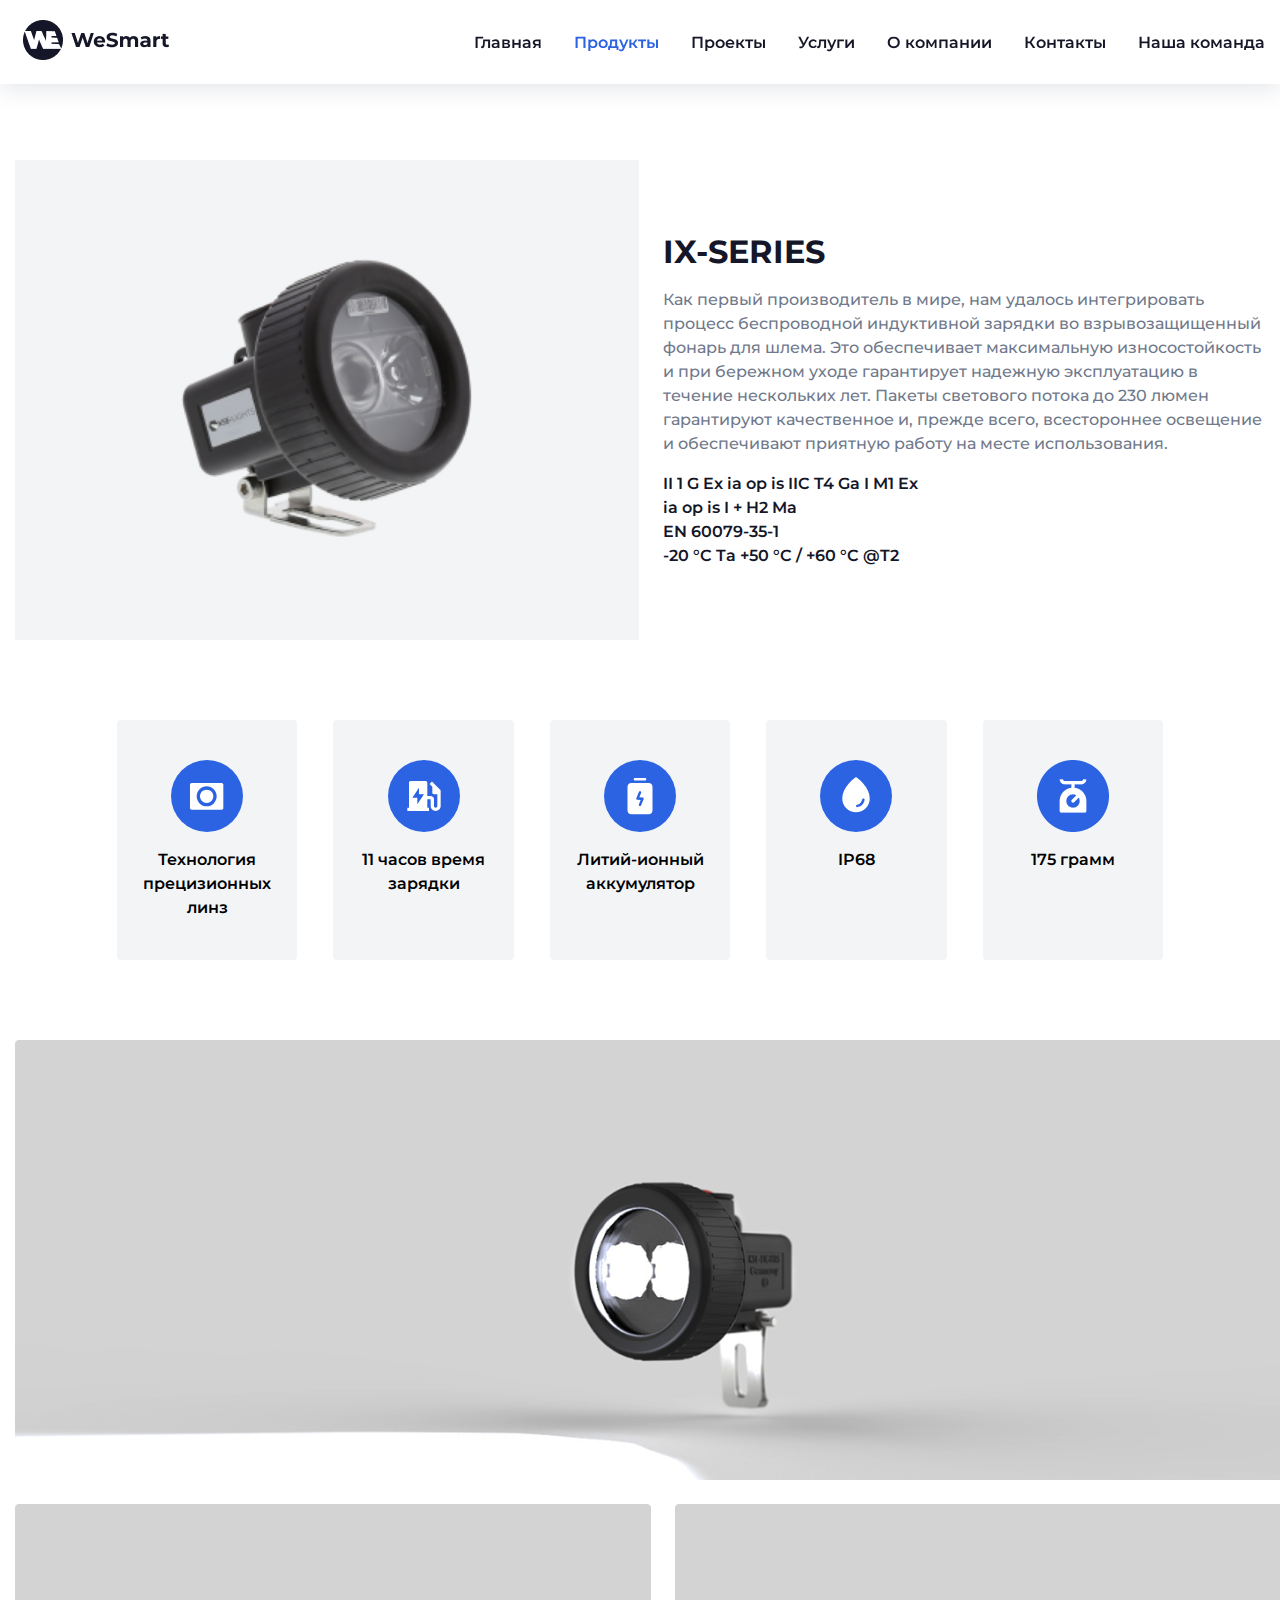
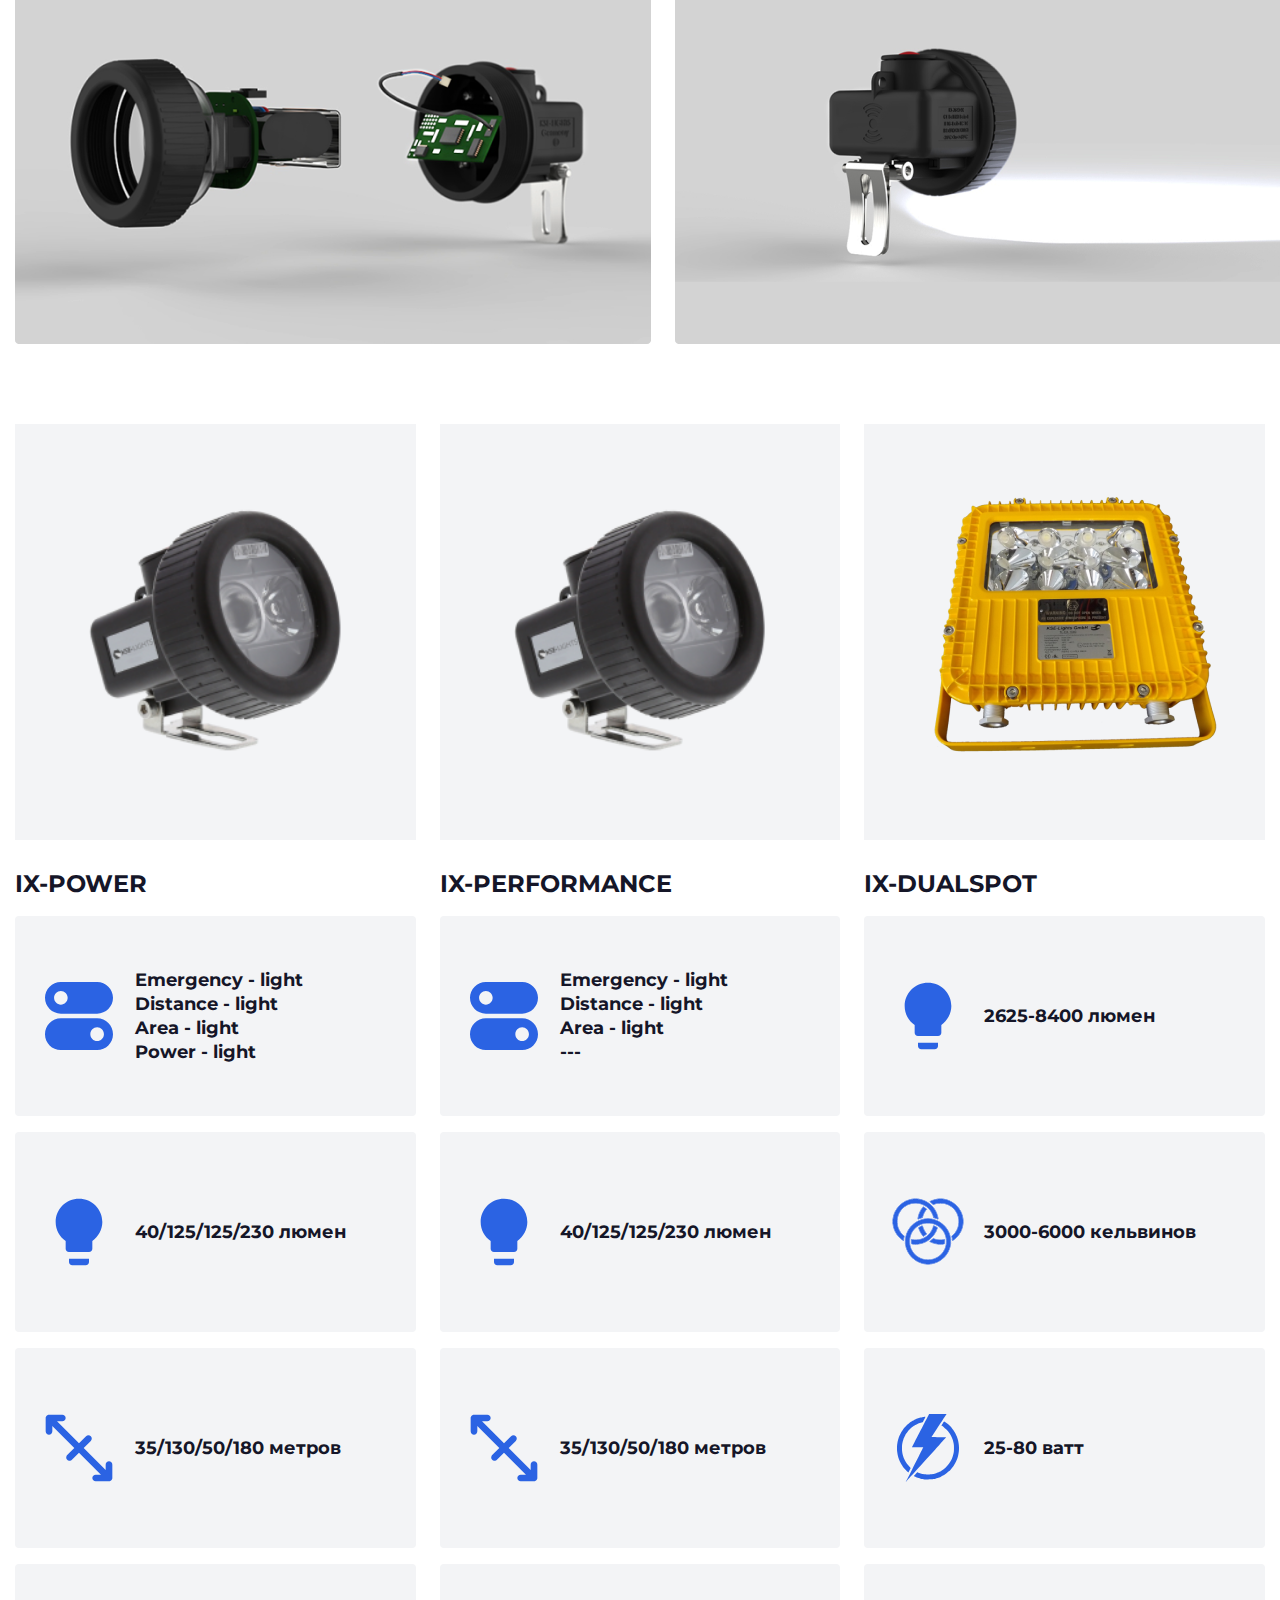
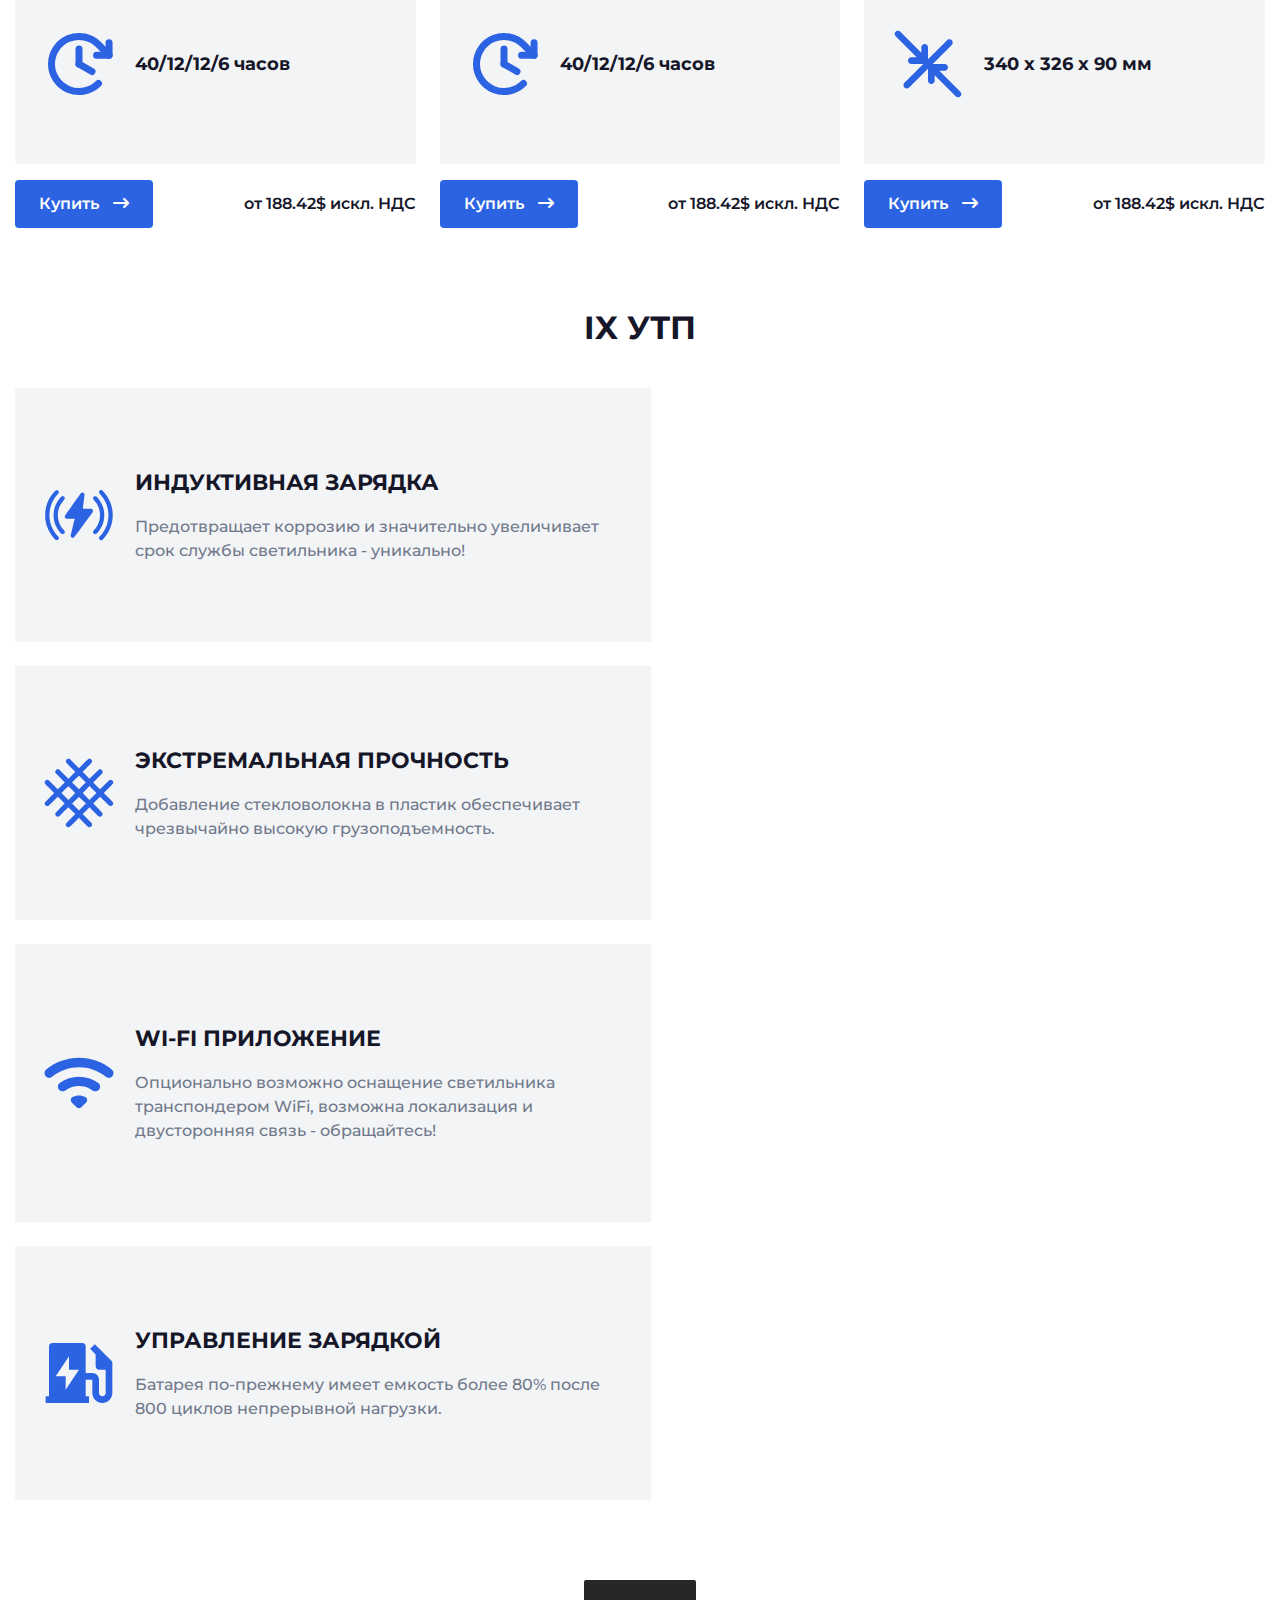
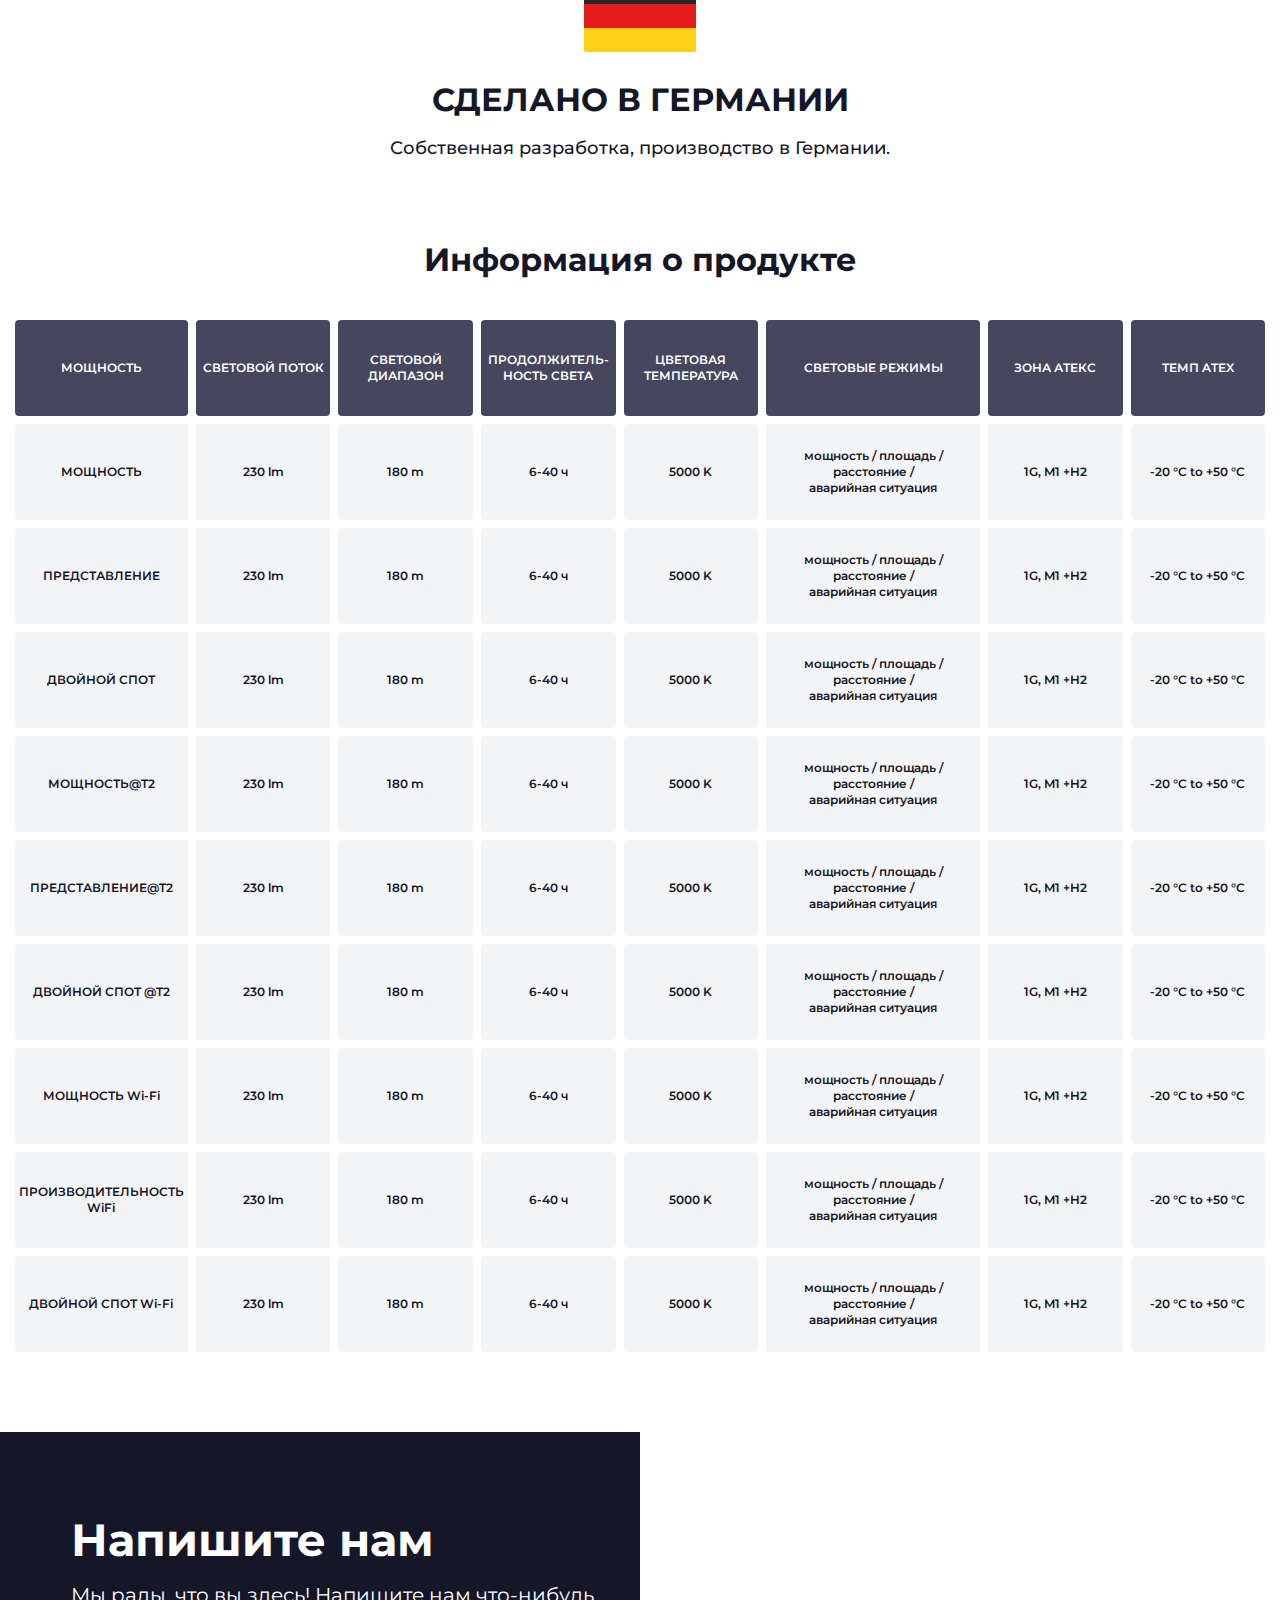
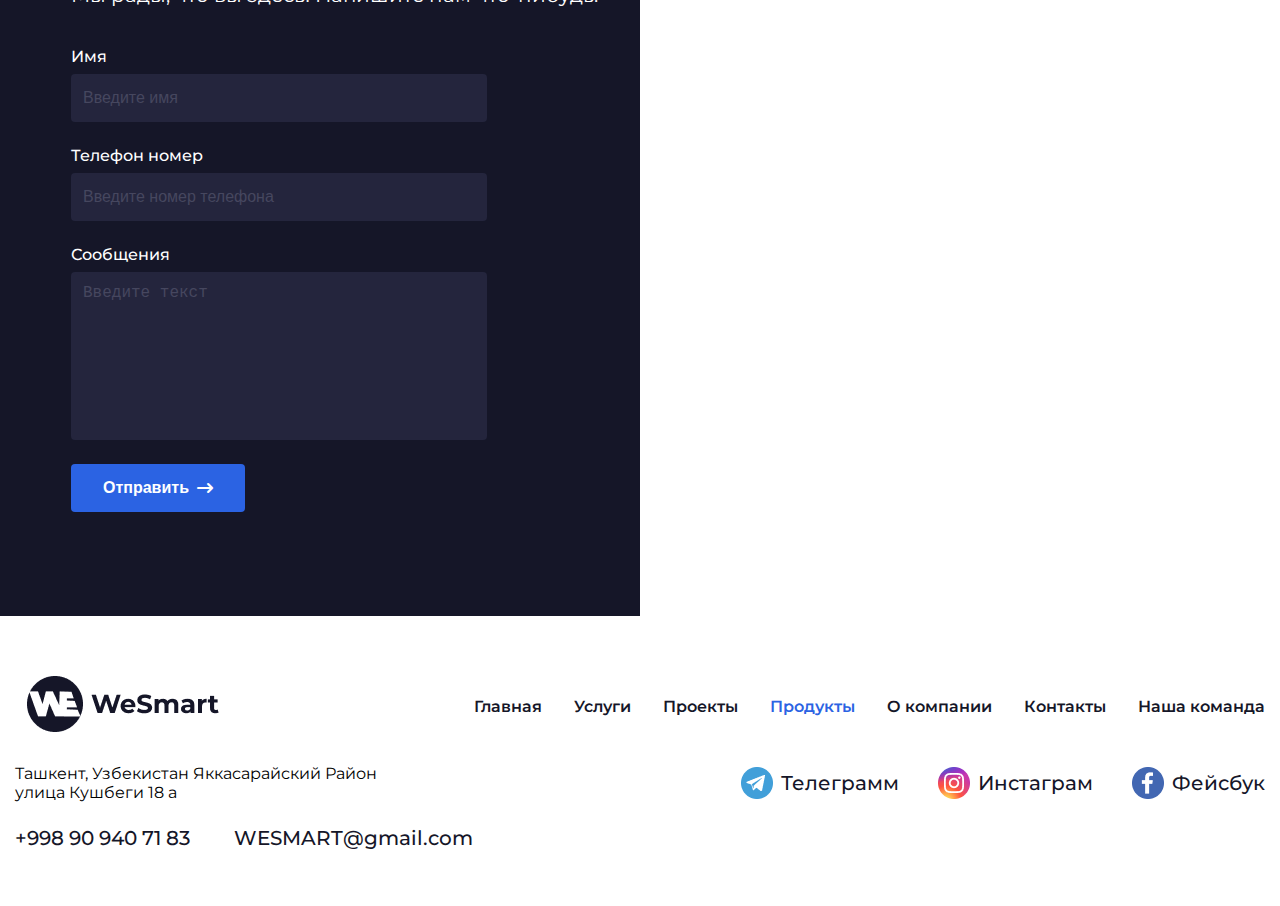
<file: pages/product_inner.html>
<!DOCTYPE html>
<html lang="en">
<head>
    <meta charset="UTF-8">
    <meta http-equiv="X-UA-Compatible" content="IE=edge">
    <meta name="viewport" content="width=device-width, initial-scale=1.0">
    <title>We Smart</title>
    <link rel="shortcut icon" href="../IMG/head.png" type="image/x-icon">
    <link rel="stylesheet" href="../STYLE/product_inner.css">
    <link rel="stylesheet" href="../STYLE/all.min.css">
</head>
<body>
    <header class="header" id="home">
        <div class="container">
            <nav class="nav">
                <a href="../index.html" class="nav-logo"><img src="../IMG/logo_dark.png" alt="logo" class="logo"></a>
                <ul class="header_list">
                    <li class="header_list-link"><a href="../index.html" class="link">Главная</a></li>
                    <li class="header_list-link"><a href="#" class="link" style="color: #2B63E3;">Продукты</a></li>
                    <li class="header_list-link"><a href="../index.html#projects" class="link">Проекты</a></li>
                    <li class="header_list-link"><a href="../index.html#services" class="link">Услуги</a></li>
                    <li class="header_list-link"><a href="../index.html#our_company" class="link">О компании</a></li>
                    <li class="header_list-link"><a href="#contacts" class="link">Контакты</a></li>
                    <li class="header_list-link"><a href="./our_team.html" class="link">Наша команда</a></li>
                </ul>
                
                <div class="burger">
                    <span class="line"></span>
                    <span class="line"></span>
                    <span class="line"></span>
                </div>
            </nav>
            </div>
        </header>

        <section class="information container">
            <img src="../IMG/Ix.png" alt="" class="product_img">
            <div class="product_information">
                <h2 class="title">IX-SERIES</h2>
                <p class="desc">Как первый производитель в мире, нам удалось интегрировать процесс беспроводной индуктивной зарядки во взрывозащищенный фонарь для шлема. Это обеспечивает максимальную износостойкость и при бережном уходе гарантирует надежную эксплуатацию в течение нескольких лет. Пакеты светового потока до 230 люмен гарантируют качественное и, прежде всего, всестороннее освещение и обеспечивают приятную работу на месте использования.</p>
                <p class="deg">II 1 G Ex ia op is IIC T4 Ga
                    I M1 Ex ia op is I + H2 Ma <br>
                    EN 60079-35-1 <br>
                    -20 °C Ta +50 °C / +60 °C @T2</p>
            </div>
        </section>

        <section class="info_mini container">
            <div class="mini_card">
                <img src="../IMG/media.svg" alt="" class="card_icon">
                <span class="card_desc">Технология прецизионных линз</span>
            </div>
            <div class="mini_card">
                <img src="../IMG/gaz.svg" alt="" class="card_icon">
                <span class="card_desc">11 часов время зарядки</span>
            </div>
            <div class="mini_card">
                <img src="../IMG/energy.svg" alt="" class="card_icon">
                <span class="card_desc">Литий-ионный аккумулятор</span>
            </div>
            <div class="mini_card">
                <img src="../IMG/water.svg" alt="" class="card_icon">
                <span class="card_desc">IP68</span>
            </div>
            <div class="mini_card">
                <img src="../IMG/scale.png" alt="" class="card_icon">
                <span class="card_desc">175 грамм</span>
            </div>
        </section>

        <section class="gallery container">
            <img src="../IMG/foto1.png" alt="" class="gallery_img">
            <img src="../IMG/foto2.png" alt="" class="gallery_img">
            <img src="../IMG/foto3.png" alt="" class="gallery_img">
        </section>

        <section class="comparison container">
            <div class="comparison_card">
                <img src="../IMG/Ix.png" alt="" class="comparison_card-img">
                <h2 class="comparison_card-title">IX-POWER</h2>
                <div class="comparison_character">
                    <img src="../IMG/toggle.svg" alt="" class="character_icon">
                    <p class="character_desc">
                        Emergency - light <br>
                        Distance - light <br>
                        Area - light <br>
                        Power - light
                    </p>
                </div>
                <div class="comparison_lumen">
                    <img src="../IMG/lightbulb.svg" alt="" class="lumen_icon">
                    <p class="lumen_desc">
                        40/125/125/230 люмен
                    </p>
                </div>
                <div class="comparison_distance">
                    <img src="../IMG/u_scaling-left.svg" alt="" class="distance_icon">
                    <p class="distance_desc">
                        35/130/50/180  метров
                    </p>
                </div>
                <div class="comparison_time">
                    <img src="../IMG/ClockClockwise.svg" alt="" class="time_icon">
                    <p class="time_desc">
                        40/12/12/6 часов
                    </p>
                </div>
                <div class="comparison_buy">
                    <a href="#contacts" class="buy_button">
                        Купить 
                        <i class="fa-solid fa-arrow-right-long products_arrow"></i>
                    </a>
                    <span class="price">
                        от 188.42$ искл. НДС
                    </span>
                </div>
            </div>

            <div class="comparison_card">
                <img src="../IMG/Ix.png" alt="" class="comparison_card-img">
                <h2 class="comparison_card-title">IX-PERFORMANCE</h2>
                <div class="comparison_character">
                    <img src="../IMG/toggle.svg" alt="" class="character_icon">
                    <p class="character_desc">
                        Emergency - light <br>
                        Distance - light <br>
                        Area - light <br>
                        ---
                    </p>
                </div>
                <div class="comparison_lumen">
                    <img src="../IMG/lightbulb.svg" alt="" class="lumen_icon">
                    <p class="lumen_desc">
                        40/125/125/230 люмен
                    </p>
                </div>
                <div class="comparison_distance">
                    <img src="../IMG/u_scaling-left.svg" alt="" class="distance_icon">
                    <p class="distance_desc">
                        35/130/50/180  метров
                    </p>
                </div>
                <div class="comparison_time">
                    <img src="../IMG/ClockClockwise.svg" alt="" class="time_icon">
                    <p class="time_desc">
                        40/12/12/6 часов
                    </p>
                </div>
                <div class="comparison_buy">
                    <a href="#contacts" class="buy_button">
                        Купить 
                        <i class="fa-solid fa-arrow-right-long products_arrow"></i>
                    </a>
                    <span class="price">
                        от 188.42$ искл. НДС
                    </span>
                </div>
            </div>

            <div class="comparison_card">
                <img src="../IMG/Group 39690.png" alt="" class="comparison_card-img">
                <h2 class="comparison_card-title">IX-DUALSPOT</h2>
                <div class="comparison_character">
                    <img src="../IMG/lightbulb.svg" alt="" class="character_icon">
                    <p class="character_desc">
                        2625-8400 люмен
                    </p>
                </div>
                <div class="comparison_lumen">
                    <img src="../IMG/Frame 41665.svg" alt="" class="lumen_icon">
                    <p class="lumen_desc">
                        3000-6000 кельвинов
                    </p>
                </div>
                <div class="comparison_distance">
                    <img src="../IMG/Frame 41666.svg" alt="" class="distance_icon">
                    <p class="distance_desc">
                        25-80 ватт
                    </p>
                </div>
                <div class="comparison_time">
                    <img src="../IMG/u_compress-point.svg" alt="" class="time_icon">
                    <p class="time_desc">
                        340 х 326 х 90 мм
                    </p>
                </div>
                <div class="comparison_buy">
                    <a href="#contacts" class="buy_button">
                        Купить 
                        <i class="fa-solid fa-arrow-right-long products_arrow"></i>
                    </a>
                    <span class="price">
                        от 188.42$ искл. НДС
                    </span>
                </div>
            </div>
        </section>

        <section class="benefits container">
            <h2 class="benefits_title">IX УТП</h2>
            <div class="benefits_cards">
                <div class="benefit_card">
                    <img src="../IMG/Frame 41657.svg" alt="" class="benefit_icon">
                    <div class="benefit_info">
                        <h2 class="benefit_info-title">ИНДУКТИВНАЯ ЗАРЯДКА</h2>
                        <p class="benefit_info-desc">Предотвращает коррозию и значительно увеличивает срок службы светильника - уникально!</p>
                    </div>
                </div>

                <div class="benefit_card">
                    <img src="../IMG/net.svg" alt="" class="benefit_icon">
                    <div class="benefit_info">
                        <h2 class="benefit_info-title">ЭКСТРЕМАЛЬНАЯ ПРОЧНОСТЬ</h2>
                        <p class="benefit_info-desc">Добавление стекловолокна в пластик обеспечивает чрезвычайно высокую грузоподъемность.</p>
                    </div>
                </div>

                <div class="benefit_card">
                    <img src="../IMG/wifi.svg" alt="" class="benefit_icon">
                    <div class="benefit_info">
                        <h2 class="benefit_info-title">WI-FI ПРИЛОЖЕНИЕ</h2>
                        <p class="benefit_info-desc">Опционально возможно оснащение светильника транспондером WiFi, возможна локализация и двусторонняя связь - обращайтесь!</p>
                    </div>
                </div>

                <div class="benefit_card">
                    <img src="../IMG/gaz1.svg" alt="" class="benefit_icon">
                    <div class="benefit_info">
                        <h2 class="benefit_info-title">УПРАВЛЕНИЕ ЗАРЯДКОЙ</h2>
                        <p class="benefit_info-desc">Батарея по-прежнему имеет емкость более 80% после 800 циклов непрерывной нагрузки.</p>
                    </div>
                </div>
            </div>

            <div class="made">
                <img src="../IMG/germany.svg" alt="" class="germany">
                <h2 class="made_title">СДЕЛАНО В ГЕРМАНИИ</h2>
                <span class="made_desc">Собственная разработка, производство в Германии.</span>
            </div>
        </section>

        <section class="table container">

            <h2 class="table_title">
                Информация о продукте
            </h2>

            <div class="table_head">
                <div class="table_head-column">МОЩНОСТЬ</div>
                <div class="table_head-column">СВЕТОВОЙ
                    ПОТОК</div>
                <div class="table_head-column">СВЕТОВОЙ
                    ДИАПАЗОН</div>
                <div class="table_head-column">ПРОДОЛЖИТЕЛЬ- <br>   
                    НОСТЬ СВЕТА</div>
                <div class="table_head-column">ЦВЕТОВАЯ
                    ТЕМПЕРАТУРА</div>
                <div class="table_head-column">СВЕТОВЫЕ РЕЖИМЫ</div>
                <div class="table_head-column">ЗОНА АТЕКС</div>
                <div class="table_head-column">ТЕМП ATEX</div>
            </div>
            
            <div class="table_body">
                <div class="table_body-column">МОЩНОСТЬ</div>
                <div class="table_body-column">230 lm</div>
                <div class="table_body-column">180 m</div>
                <div class="table_body-column">6-40 ч</div>
                <div class="table_body-column">5000 K</div>
                <div class="table_body-column">мощность / площадь /
                    расстояние / аварийная
                    ситуация</div>
                <div class="table_body-column">1G, M1 +H2</div>
                <div class="table_body-column">-20 °C to +50 °C</div>
            </div>

            <div class="table_body">
                <div class="table_body-column">ПРЕДСТАВЛЕНИЕ</div>
                <div class="table_body-column">230 lm</div>
                <div class="table_body-column">180 m</div>
                <div class="table_body-column">6-40 ч</div>
                <div class="table_body-column">5000 K</div>
                <div class="table_body-column">мощность / площадь /
                    расстояние / аварийная
                    ситуация</div>
                <div class="table_body-column">1G, M1 +H2</div>
                <div class="table_body-column">-20 °C to +50 °C</div>
            </div>

            <div class="table_body">
                <div class="table_body-column">ДВОЙНОЙ СПОТ</div>
                <div class="table_body-column">230 lm</div>
                <div class="table_body-column">180 m</div>
                <div class="table_body-column">6-40 ч</div>
                <div class="table_body-column">5000 K</div>
                <div class="table_body-column">мощность / площадь /
                    расстояние / аварийная
                    ситуация</div>
                <div class="table_body-column">1G, M1 +H2</div>
                <div class="table_body-column">-20 °C to +50 °C</div>
            </div>

            <div class="table_body">
                <div class="table_body-column">МОЩНОСТЬ@T2</div>
                <div class="table_body-column">230 lm</div>
                <div class="table_body-column">180 m</div>
                <div class="table_body-column">6-40 ч</div>
                <div class="table_body-column">5000 K</div>
                <div class="table_body-column">мощность / площадь /
                    расстояние / аварийная
                    ситуация</div>
                <div class="table_body-column">1G, M1 +H2</div>
                <div class="table_body-column">-20 °C to +50 °C</div>
            </div>

            <div class="table_body">
                <div class="table_body-column">ПРЕДСТАВЛЕНИЕ@T2</div>
                <div class="table_body-column">230 lm</div>
                <div class="table_body-column">180 m</div>
                <div class="table_body-column">6-40 ч</div>
                <div class="table_body-column">5000 K</div>
                <div class="table_body-column">мощность / площадь /
                    расстояние / аварийная
                    ситуация</div>
                <div class="table_body-column">1G, M1 +H2</div>
                <div class="table_body-column">-20 °C to +50 °C</div>
            </div>

            <div class="table_body">
                <div class="table_body-column">ДВОЙНОЙ СПОТ @T2</div>
                <div class="table_body-column">230 lm</div>
                <div class="table_body-column">180 m</div>
                <div class="table_body-column">6-40 ч</div>
                <div class="table_body-column">5000 K</div>
                <div class="table_body-column">мощность / площадь /
                    расстояние / аварийная
                    ситуация</div>
                <div class="table_body-column">1G, M1 +H2</div>
                <div class="table_body-column">-20 °C to +50 °C</div>
            </div>

            <div class="table_body">
                <div class="table_body-column">МОЩНОСТЬ Wi-Fi</div>
                <div class="table_body-column">230 lm</div>
                <div class="table_body-column">180 m</div>
                <div class="table_body-column">6-40 ч</div>
                <div class="table_body-column">5000 K</div>
                <div class="table_body-column">мощность / площадь /
                    расстояние / аварийная
                    ситуация</div>
                <div class="table_body-column">1G, M1 +H2</div>
                <div class="table_body-column">-20 °C to +50 °C</div>
            </div>

            <div class="table_body">
                <div class="table_body-column">ПРОИЗВОДИТЕЛЬНОСТЬ
WiFi</div>
                <div class="table_body-column">230 lm</div>
                <div class="table_body-column">180 m</div>
                <div class="table_body-column">6-40 ч</div>
                <div class="table_body-column">5000 K</div>
                <div class="table_body-column">мощность / площадь /
                    расстояние / аварийная
                    ситуация</div>
                <div class="table_body-column">1G, M1 +H2</div>
                <div class="table_body-column">-20 °C to +50 °C</div>
            </div>
            
            <div class="table_body">
                <div class="table_body-column">ДВОЙНОЙ СПОТ Wi-Fi</div>
                <div class="table_body-column">230 lm</div>
                <div class="table_body-column">180 m</div>
                <div class="table_body-column">6-40 ч</div>
                <div class="table_body-column">5000 K</div>
                <div class="table_body-column">мощность / площадь /
                    расстояние / аварийная
                    ситуация</div>
                <div class="table_body-column">1G, M1 +H2</div>
                <div class="table_body-column">-20 °C to +50 °C</div>
            </div>

            
        </section>

        <section class="contacts" id="contacts">
            <div class="email">
                <h2 class="form_title">Напишите нам</h2>
                <p class="form_desc">Мы рады, что вы здесь! Напишите нам что-нибудь.</p>
    
                <form action="" class="form">
                    <div class="name">
                        <span class="write_name">Имя</span>
                        <input type="text" name="username" required class="name_input" placeholder="Введите имя">
                    </div>
                    <div class="number">
                        <span class="write_number">Телефон номер</span>
                        <input type="tel" required name="usernum" class="number_input" placeholder="Введите номер телефона">
                    </div>
                    <div class="message">
                        <span class="write_message">Сообщения</span>
                        <textarea name="message" id="" cols="30" rows="10" class="message_input" placeholder="Введите текст" required></textarea>
                    </div>
                    <button type="submit" class="submit_button">
                        Отправить
                        <i class="fa-solid fa-arrow-right-long"></i>
                    </button>
                </form>
            </div>
    
            <div class="map">
                <iframe src="https://www.google.com/maps/embed?pb=!1m18!1m12!1m3!1d2998.7134965162963!2d69.24375269756426!3d41.27157363491542!2m3!1f0!2f0!3f0!3m2!1i1024!2i768!4f13.1!3m3!1m2!1s0x38ae8a88a9cc05d5%3A0x89f44aaa8ed665d8!2zUXVzaGJlZ2kga28nY2hhc2ksINCi0L7RiNC60LXQvdGCLCBPYHpiZWtpc3Rvbg!5e0!3m2!1suz!2s!4v1646681730830!5m2!1suz!2s"  style="border:0;" allowfullscreen="" loading="lazy" class="map_inner"></iframe>
            </div>
        </section>
    
        <footer class="footer">
            <div class="container">
            <div class="first_line">
                    <nav class="nav foo_nav">
                        <a href="#" class="nav-logo"><img src="../IMG/footer_logo.png" alt="logo" class="logo"></a>
                        <ul class="header_list foo">
                            <li class="header_list-link foo"><a href="../index.html" class="link foo">Главная</a></li>
                            <li class="header_list-link foo"><a href="../index.html#services" class="link foo">Услуги</a></li>
                            <li class="header_list-link foo"><a href="../index.html#projects" class="link foo">Проекты</a></li>
                            <li class="header_list-link foo"><a href="#" class="link foo" style="color: #2B63E3;">Продукты</a></li>
                            <li class="header_list-link foo"><a href="../index.html#our_company" class="link foo">О компании</a></li>
                            <li class="header_list-link foo"><a href="#contacts" class="link foo">Контакты</a></li>
                            <li class="header_list-link"><a href="./our_team.html" class="link">Наша команда</a></li>
                        </ul>
                    </nav>
            </div>
            <div class="second_line">
                <p class="footer_adress">Ташкент, Узбекистан Яккасарайский
                    Район улица Кушбеги 18 а
                </p>
                <div class="media">
                    <a href="" class="telegramm">
                        <img src="../IMG/Telegram.png" alt="telegramm" class="tg_img">
                        <span class="tg">Телеграмм</span>
                    </a>
                    <a href="" class="instagramm">
                        <img src="../IMG/Instagram.png" alt="instagram" class="inst_img">
                        <span class="inst">Инстаграм</span>
                    </a>
                    <a href="" class="facebook">
                        <img src="../IMG/Facebook.png" alt="facebook" class="fb_img">
                        <span class="fb">Фейсбук</span>
                    </a>
                </div>
            </div>
            <div class="third_line">
                <a href="tel:+998909407183" class="tel">+998 90 940 71 83</a>
                <a href="mailto:WESMART@gmail.com" class="gmail">WESMART@gmail.com</a>
            </div>
        </div>
        </footer>

        <script src="../JS/script.js"></script>
</body>
</html>
</file>
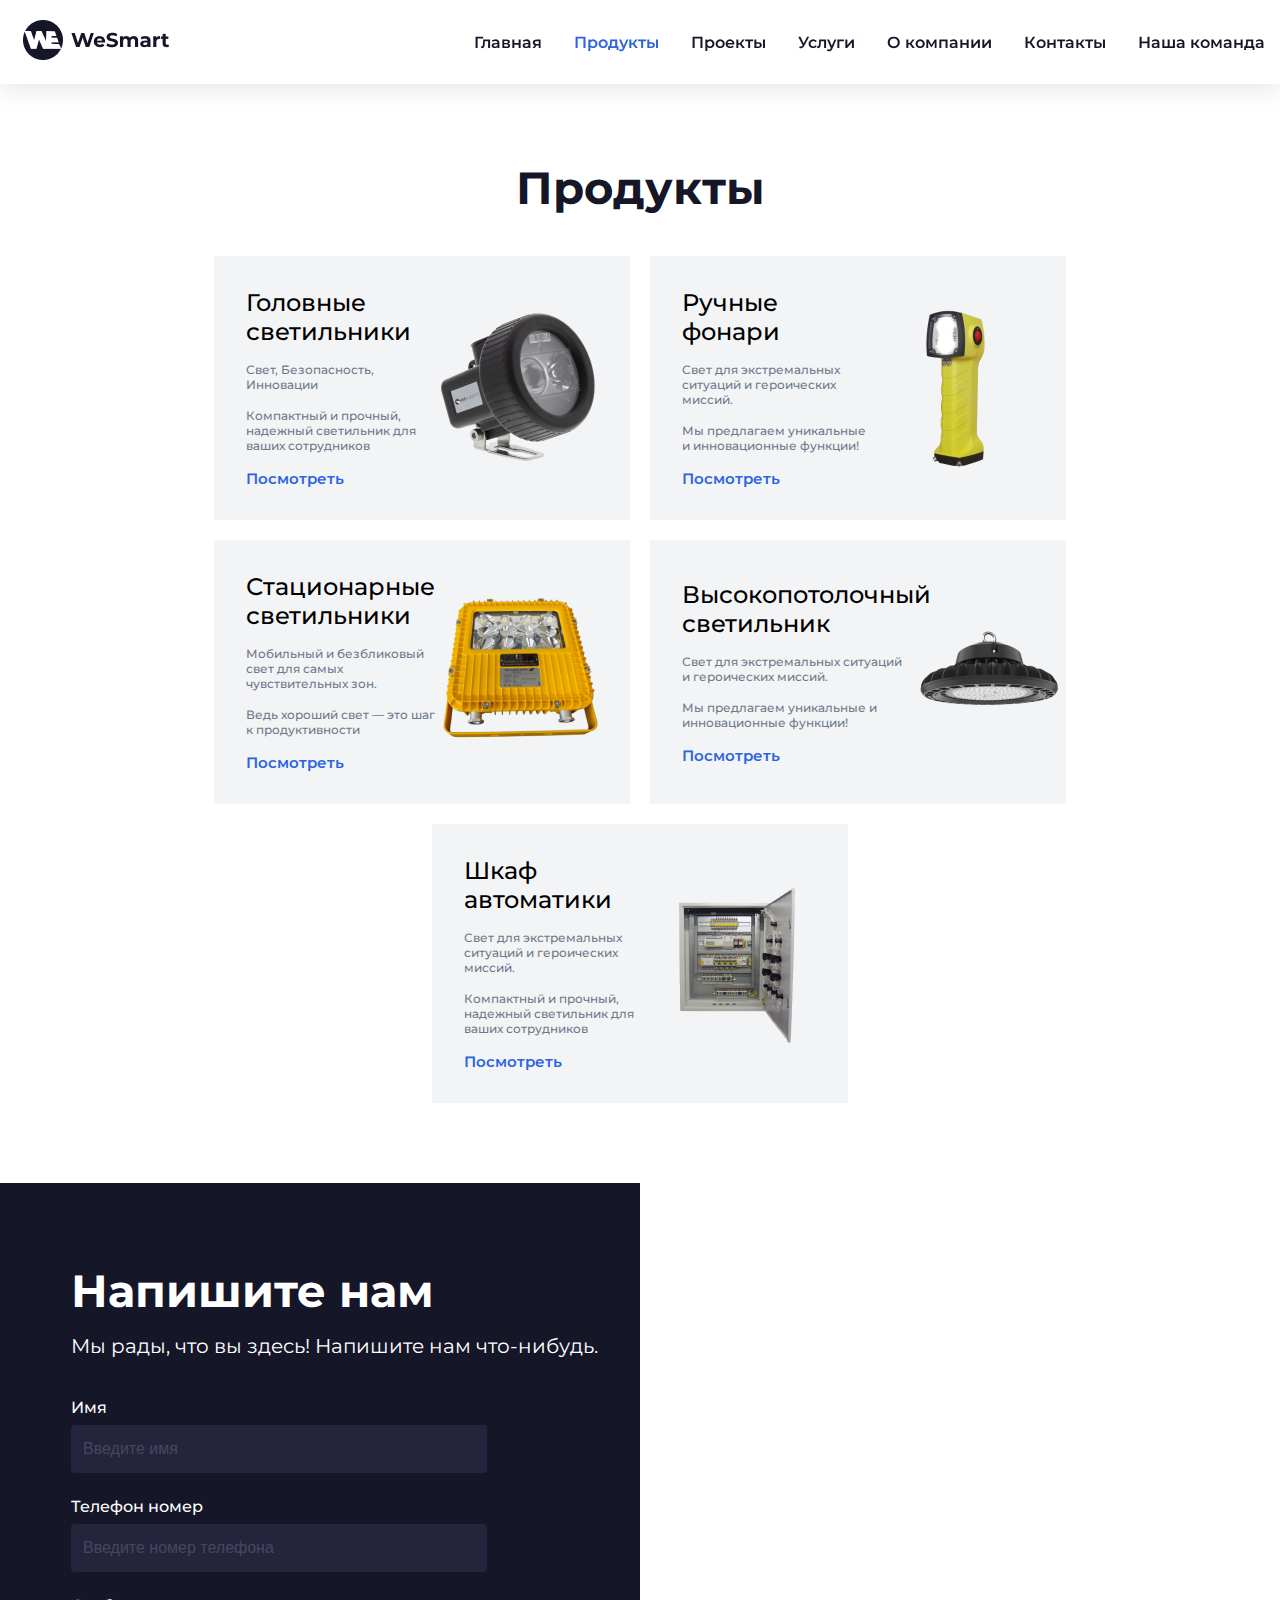
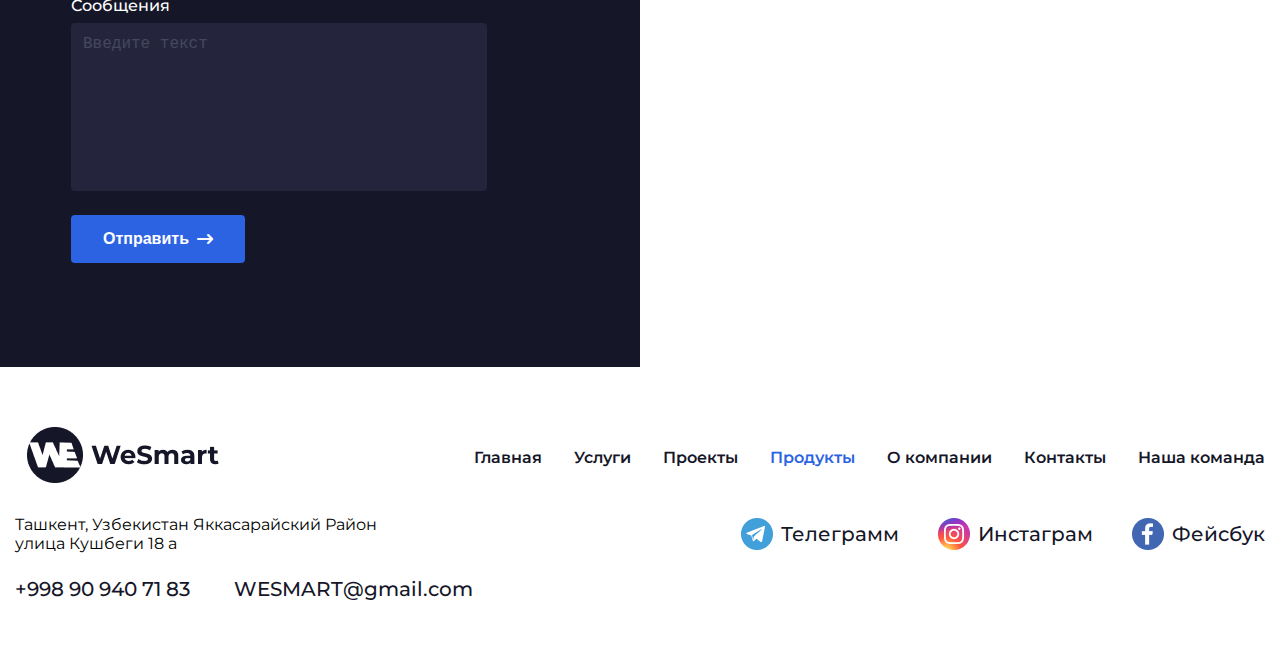
<file: pages/product_page.html>
<!DOCTYPE html>
<html lang="en">
<head>
    <meta charset="UTF-8">
    <meta http-equiv="X-UA-Compatible" content="IE=edge">
    <meta name="viewport" content="width=device-width, initial-scale=1.0">
    <title>We Smart Products</title>
    <link rel="shortcut icon" href="../IMG/head.png" type="image/x-icon">
    <link rel="stylesheet" href="../STYLE/products.css">
    <link rel="stylesheet" href="../STYLE/all.min.css">
</head>
<body>
    <header class="header" id="home">
        <div class="container">
            <nav class="nav">
                <a href="../index.html" class="nav-logo"><img src="../IMG/logo_dark.png" alt="logo" class="logo"></a>
                <ul class="header_list">
                    <li class="header_list-link"><a href="../index.html" class="link">Главная</a></li>
                    <li class="header_list-link"><a href="#" class="link" style="color: #2B63E3;">Продукты</a></li>
                    <li class="header_list-link"><a href="../index.html#projects" class="link">Проекты</a></li>
                    <li class="header_list-link"><a href="../index.html#services" class="link">Услуги</a></li>
                    <li class="header_list-link"><a href="../index.html#our_company" class="link">О компании</a></li>
                    <li class="header_list-link"><a href="#contacts" class="link">Контакты</a></li>
                    <li class="header_list-link"><a href="./our_team.html" class="link">Наша команда</a></li>
                </ul>
                
                <div class="burger">
                    <span class="line"></span>
                    <span class="line"></span>
                    <span class="line"></span>
                </div>
            </nav>
            </div>
        </header>

        <section class="products">
            <div class="container">
            <h2 class="title">Продукты</h2>
            <div class="products_catalog">
                
                    <div class="product">
                        <div class="product_content">
                            <h3 class="product_content_title">Головные
                                светильники</h3>
                            <p class="first_desc">Свет, Безопасность,
                                Инновации</p>
                            <p class="second_desc">Компактный и прочный,
                                надежный светильник
                                для ваших сотрудников</p>
                            <a href="./product_home.html" class="product_inner">
                                Посмотреть 
                                <i class="fa-solid fa-arrow-right-long products_arrow"></i>
                            </a>
                        </div>
                        <img src="../IMG/first.png" alt="" class="product_img">
                    </div>
                    <div class="product">
                        <div class="product_content">
                            <h3 class="product_content_title">Ручные
                                фонари</h3>
                            <p class="first_desc">Свет для экстремальных ситуаций и героических миссий.</p>
                            <p class="second_desc">Мы предлагаем уникальные и инновационные функции!    </p>
                            <a href="#" class="product_inner">
                                Посмотреть 
                                <i class="fa-solid fa-arrow-right-long products_arrow"></i>
                            </a>
                        </div>
                        <img src="../IMG/second.png" alt="" class="product_img">
                    </div>
                    <div class="product">
                        <div class="product_content">
                            <h3 class="product_content_title">Стационарные
                                светильники</h3>
                            <p class="first_desc">Мобильный и безбликовый свет для самых чувствительных зон.</p>
                            <p class="second_desc">Ведь хороший свет — это шаг к продуктивности</p>
                            <a href="#" class="product_inner">
                                Посмотреть 
                                <i class="fa-solid fa-arrow-right-long products_arrow"></i>
                            </a>
                        </div>
                        <img src="../IMG/third.png" alt="" class="product_img">
                    </div>
                    <div class="product">
                        <div class="product_content">
                            <h3 class="product_content_title">Высокопотолочный
                                светильник</h3>
                            <p class="first_desc">Свет для экстремальных ситуаций и героических миссий.</p>
                            <p class="second_desc">Мы предлагаем уникальные и инновационные функции!</p>
                            <a href="#" class="product_inner">
                                Посмотреть 
                                <i class="fa-solid fa-arrow-right-long products_arrow"></i>
                            </a>
                        </div>
                        <img src="../IMG/fourth.png" alt="" class="product_img">
                    </div>
                    <div class="product">
                        <div class="product_content">
                            <h3 class="product_content_title">Шкаф автоматики</h3>
                            <p class="first_desc">Свет для экстремальных ситуаций и героических миссий.</p>
                            <p class="second_desc">Компактный и прочный,
                                надежный светильник
                                для ваших сотрудников</p>
                            <a href="#" class="product_inner">
                                Посмотреть 
                                <i class="fa-solid fa-arrow-right-long products_arrow"></i>
                            </a>
                        </div>
                        <img src="../IMG/fives.png" alt="" class="product_img">
                    </div>
                
            </div>
        </div>
        </section>
    

        
        <section class="contacts" id="contacts">
            <div class="email">
                <h2 class="form_title">Напишите нам</h2>
                <p class="form_desc">Мы рады, что вы здесь! Напишите нам что-нибудь.</p>
    
                <form action="" class="form">
                    <div class="name">
                        <span class="write_name">Имя</span>
                        <input type="text" name="username" required class="name_input" placeholder="Введите имя">
                    </div>
                    <div class="number">
                        <span class="write_number">Телефон номер</span>
                        <input type="tel" required name="usernum" class="number_input" placeholder="Введите номер телефона">
                    </div>
                    <div class="message">
                        <span class="write_message">Сообщения</span>
                        <textarea name="message" id="" cols="30" rows="10" class="message_input" placeholder="Введите текст" required></textarea>
                    </div>
                    <button type="submit" class="submit_button">
                        Отправить
                        <i class="fa-solid fa-arrow-right-long"></i>
                    </button>
                </form>
            </div>
    
            <div class="map">
                <iframe src="https://www.google.com/maps/embed?pb=!1m18!1m12!1m3!1d2998.7134965162963!2d69.24375269756426!3d41.27157363491542!2m3!1f0!2f0!3f0!3m2!1i1024!2i768!4f13.1!3m3!1m2!1s0x38ae8a88a9cc05d5%3A0x89f44aaa8ed665d8!2zUXVzaGJlZ2kga28nY2hhc2ksINCi0L7RiNC60LXQvdGCLCBPYHpiZWtpc3Rvbg!5e0!3m2!1suz!2s!4v1646681730830!5m2!1suz!2s"  style="border:0;" allowfullscreen="" loading="lazy" class="map_inner"></iframe>
            </div>
        </section>
    
        <footer class="footer">
            <div class="container">
            <div class="first_line">
                    <nav class="nav foo_nav">
                        <a href="#" class="nav-logo"><img src="../IMG/footer_logo.png" alt="logo" class="logo"></a>
                        <ul class="header_list foo">
                            <li class="header_list-link foo"><a href="../index.html" class="link foo">Главная</a></li>
                            <li class="header_list-link foo"><a href="../index.html#services" class="link foo">Услуги</a></li>
                            <li class="header_list-link foo"><a href="../index.html#projects" class="link foo">Проекты</a></li>
                            <li class="header_list-link foo"><a href="#" class="link foo" style="color: #2B63E3;">Продукты</a></li>
                            <li class="header_list-link foo"><a href="../index.html#our_company" class="link foo">О компании</a></li>
                            <li class="header_list-link foo"><a href="#contacts" class="link foo">Контакты</a></li>
                            <li class="header_list-link"><a href="./our_team.html" class="link">Наша команда</a></li>
                        </ul>
                    </nav>
            </div>
            <div class="second_line">
                <p class="footer_adress">Ташкент, Узбекистан Яккасарайский
                    Район улица Кушбеги 18 а
                </p>
                <div class="media">
                    <a href="" class="telegramm">
                        <img src="../IMG/Telegram.png" alt="telegramm" class="tg_img">
                        <span class="tg">Телеграмм</span>
                    </a>
                    <a href="" class="instagramm">
                        <img src="../IMG/Instagram.png" alt="instagram" class="inst_img">
                        <span class="inst">Инстаграм</span>
                    </a>
                    <a href="" class="facebook">
                        <img src="../IMG/Facebook.png" alt="facebook" class="fb_img">
                        <span class="fb">Фейсбук</span>
                    </a>
                </div>
            </div>
            <div class="third_line">
                <a href="tel:+998909407183" class="tel">+998 90 940 71 83</a>
                <a href="mailto:WESMART@gmail.com" class="gmail">WESMART@gmail.com</a>
            </div>
        </div>
        </footer>


        <script src="../JS/script.js"></script>

</body>
</html>
</file>
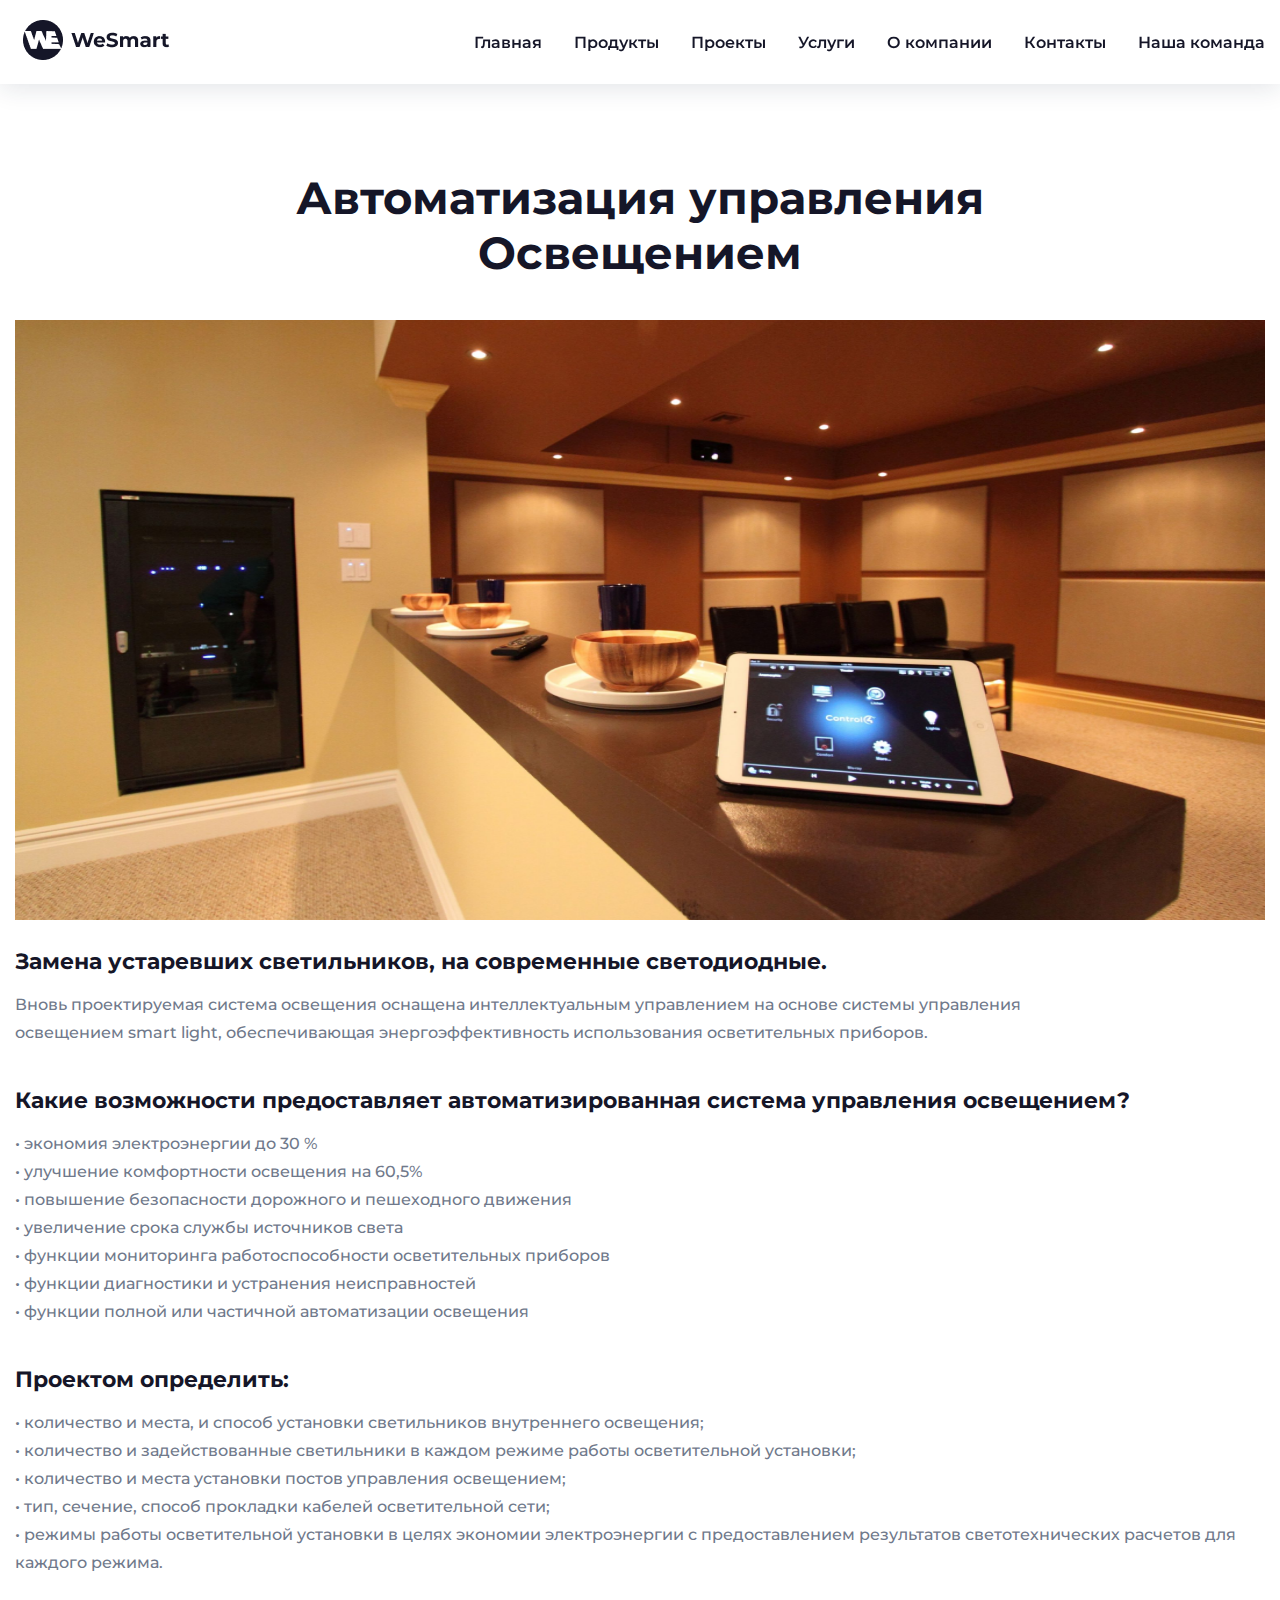
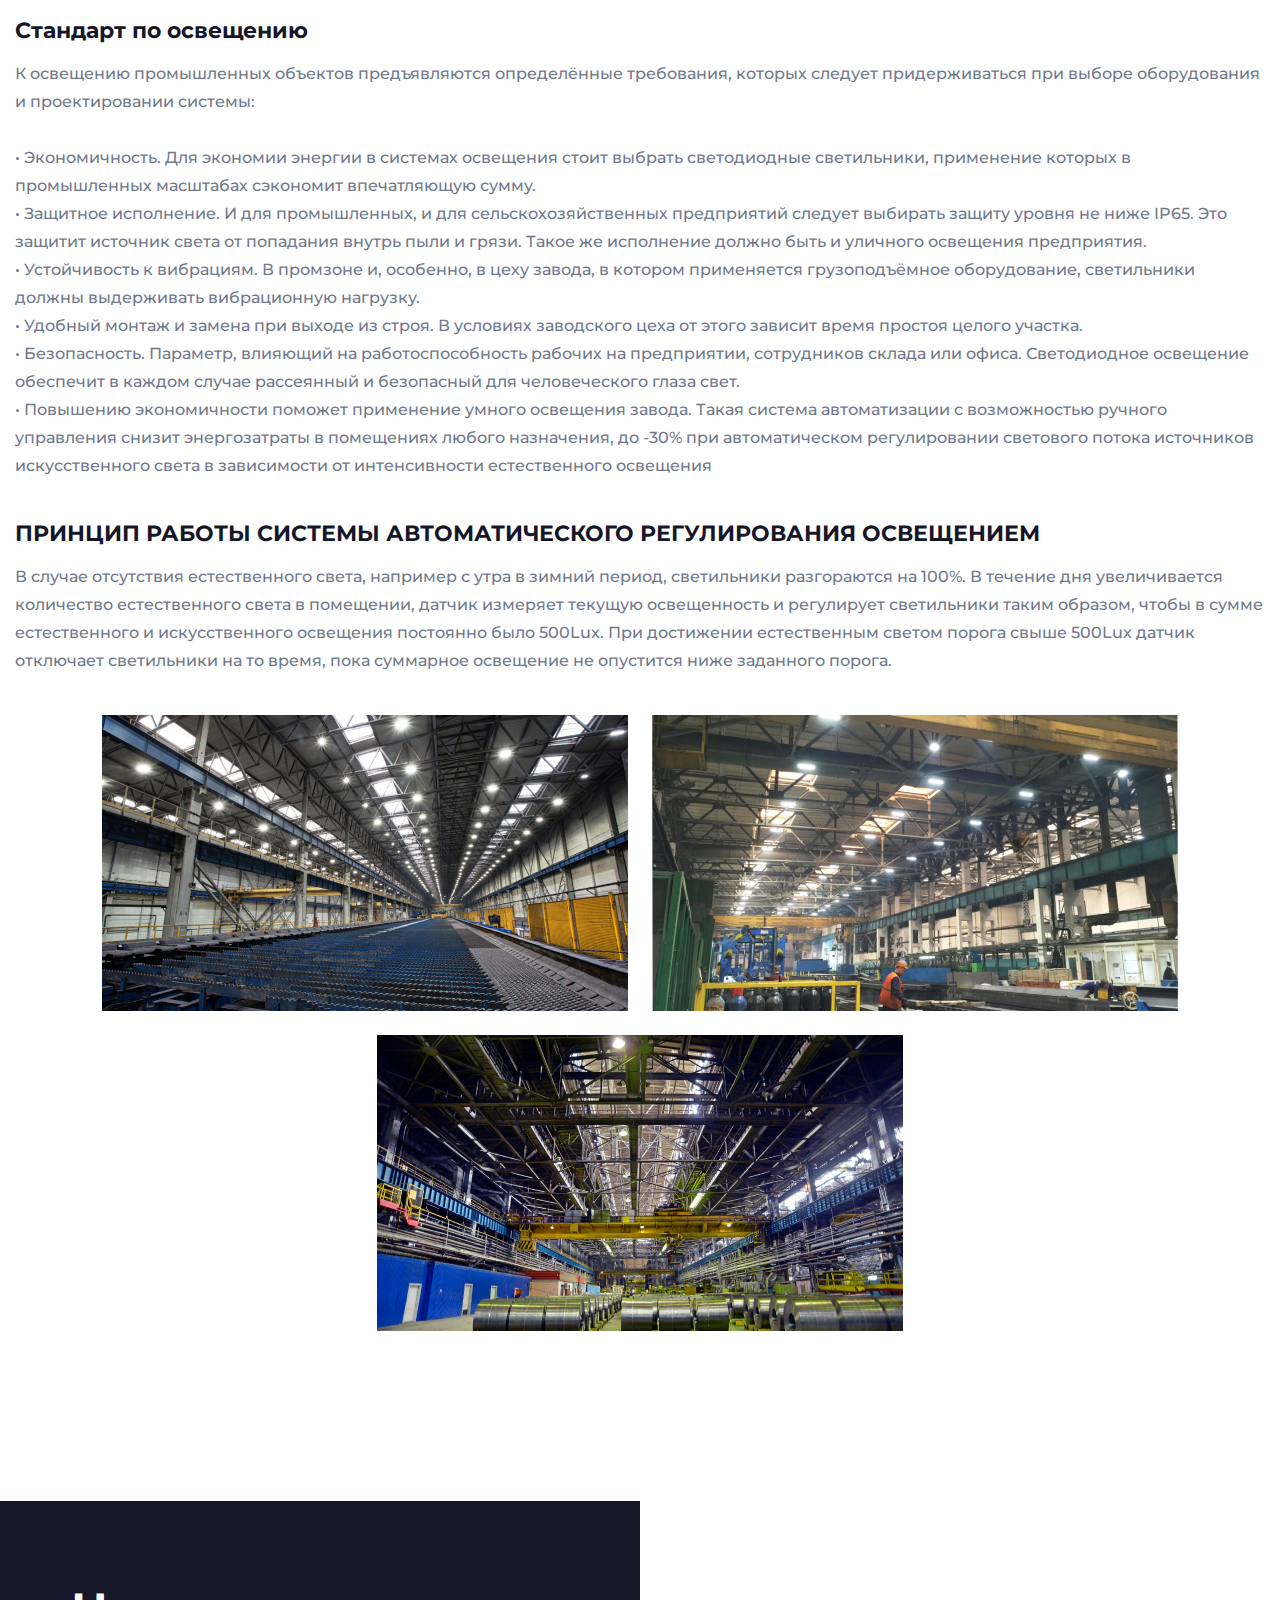
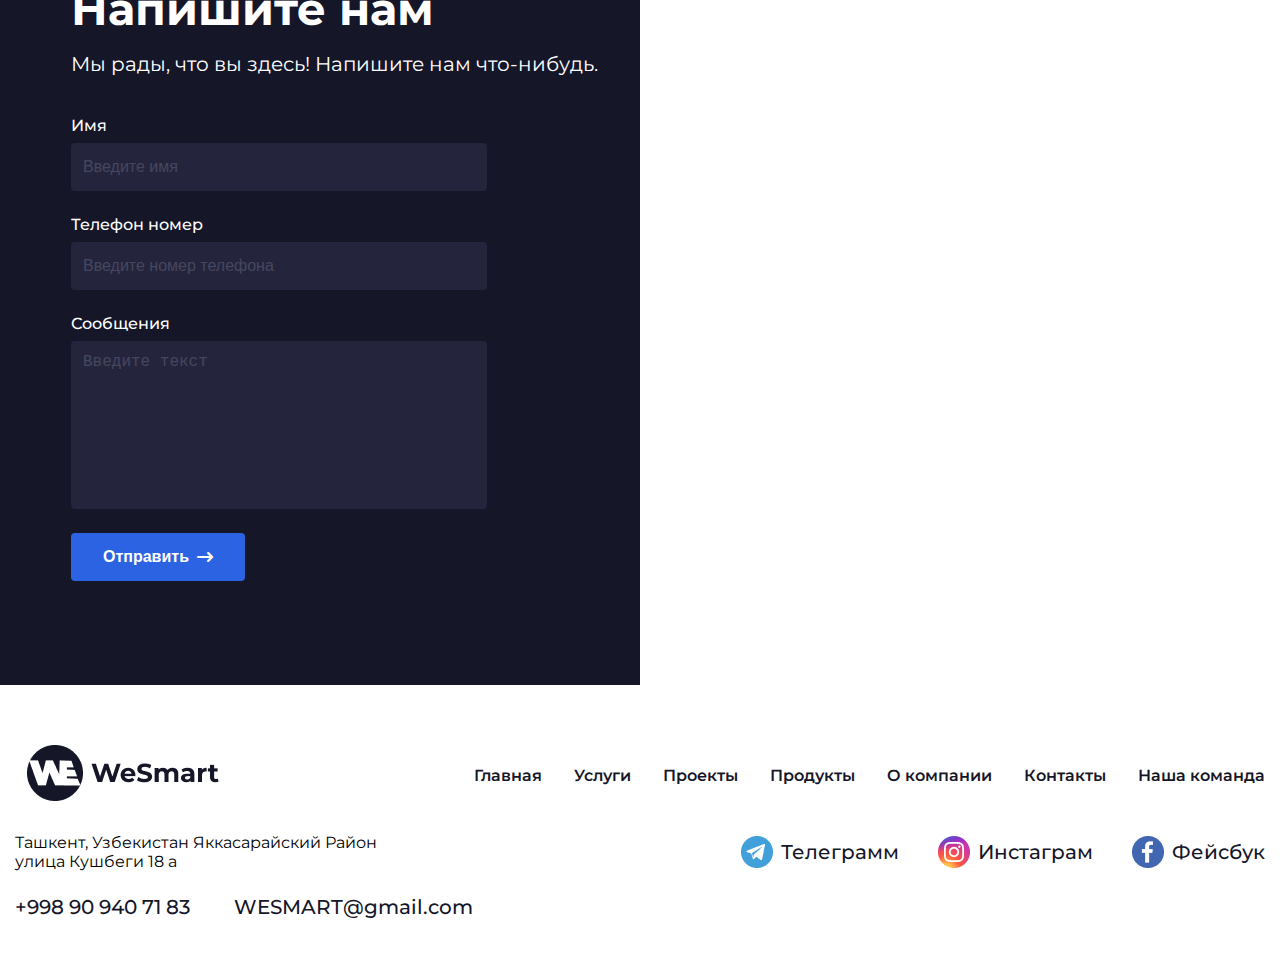
<file: pages/service_page.html>
<!DOCTYPE html>
<html lang="en">
<head>
    <meta charset="UTF-8">
    <meta http-equiv="X-UA-Compatible" content="IE=edge">
    <meta name="viewport" content="width=device-width, initial-scale=1.0">
    <title>We Smart</title>
    <link rel="shortcut icon" href="../IMG/head.png" type="image/x-icon">
    <link rel="stylesheet" href="../STYLE/servics.css">
    <link rel="stylesheet" href="../STYLE/all.min.css">
</head>
<body class="body">
    <header class="header" id="home">
        <div class="container">
            <nav class="nav">
                <a href="../index.html" class="nav-logo"><img src="../IMG/logo_dark.png" alt="logo" class="logo"></a>
                <ul class="header_list">
                    <li class="header_list-link"><a href="../index.html" class="link">Главная</a></li>
                    <li class="header_list-link"><a href="./product_page.html" class="link">Продукты</a></li>
                    <li class="header_list-link"><a href="../index.html#projects" class="link">Проекты</a></li>
                    <li class="header_list-link"><a href="../index.html#services" class="link">Услуги</a></li>
                    <li class="header_list-link"><a href="../index.html#our_company" class="link">О компании</a></li>
                    <li class="header_list-link"><a href="#contacts" class="link">Контакты</a></li>
                    <li class="header_list-link"><a href="./our_team.html" class="link">Наша команда</a></li>
                </ul>
                
                <div class="burger">
                    <span class="line"></span>
                    <span class="line"></span>
                    <span class="line"></span>
                </div>
            </nav>
            </div>
        </header>

        <div class="services">
            <div class="container">
                <h2 class="title">
                    Автоматизация управления
Освещением
                </h2>
                <img src="../IMG/service/confident-call-center-operator-talking-with-client 2.png" alt="" class="service_img">
                <div class="service_content">
                        <h2 class="content_title">Замена устаревших светильников, на современные светодиодные.</h2>
                        <p class="content_desc">Вновь проектируемая система освещения оснащена интеллектуальным управлением на основе системы управления <br> освещением smart light, обеспечивающая энергоэффективность использования осветительных приборов.</p>
                        <h2 class="content_title">Какие возможности предоставляет автоматизированная система управления освещением?</h2>
                        <p class="content_desc">•	экономия электроэнергии до 30 % <br>
                            •	улучшение комфортности освещения на 60,5% <br>
                            •	повышение безопасности дорожного и пешеходного движения <br> 
                            •	увеличение срока службы источников света <br>
                            •	функции мониторинга работоспособности осветительных приборов <br>
                            •	функции диагностики и устранения неисправностей <br>
                            •	функции полной или частичной автоматизации освещения</p>
                        <h2 class="content_title">Проектом определить:</h2>
                        <p class="content_desc">•	количество и места, и способ установки светильников внутреннего освещения; <br>
                            •	количество и задействованные светильники в каждом режиме работы осветительной установки; <br>
                            •	количество и места установки постов управления освещением; <br>
                            •	тип, сечение, способ прокладки кабелей осветительной сети; <br>
                            •	режимы работы осветительной установки в целях экономии электроэнергии с предоставлением результатов светотехнических расчетов для каждого режима.</p>
                        <h2 class="content_title">Стандарт по освещению</h2>
                        <p class="content_desc">К освещению промышленных объектов предъявляются определённые требования, которых следует придерживаться при выборе оборудования и проектировании системы: <br> <br>
                            •	Экономичность. Для экономии энергии в системах освещения стоит выбрать светодиодные светильники, применение которых в промышленных масштабах сэкономит впечатляющую сумму. <br>
•	Защитное исполнение. И для промышленных, и для сельскохозяйственных предприятий следует выбирать защиту уровня не ниже IP65. Это защитит источник света от попадания внутрь пыли и грязи. Такое же исполнение должно быть и уличного освещения предприятия. <br>
•	Устойчивость к вибрациям. В промзоне и, особенно, в цеху завода, в котором применяется грузоподъёмное оборудование, светильники должны выдерживать вибрационную нагрузку.<br>
•	Удобный монтаж и замена при выходе из строя. В условиях заводского цеха от этого зависит время простоя целого участка.<br>
•	Безопасность. Параметр, влияющий на работоспособность рабочих на предприятии, сотрудников склада или офиса. Светодиодное освещение обеспечит в каждом случае рассеянный и безопасный для человеческого глаза свет.<br>
•	Повышению экономичности поможет применение умного освещения завода. Такая система автоматизации с возможностью ручного управления снизит энергозатраты в помещениях любого назначения, до -30% при автоматическом регулировании светового потока источников искусственного света в зависимости от интенсивности естественного освещения
                        </p>
                        <h2 class="content_title">ПРИНЦИП РАБОТЫ СИСТЕМЫ АВТОМАТИЧЕСКОГО РЕГУЛИРОВАНИЯ ОСВЕЩЕНИЕМ</h2>
                        <p class="content_desc">В случае отсутствия естественного света, например с утра в зимний период, светильники разгораются на 100%. В течение дня увеличивается количество естественного света в помещении, датчик измеряет текущую освещенность и регулирует светильники таким образом, чтобы в сумме естественного и искусственного освещения постоянно было 500Lux. При достижении естественным светом порога свыше 500Lux датчик отключает светильники на то время, пока суммарное освещение не опустится ниже заданного порога.</p>
                </div>
                <div class="images">
                    <img src="../IMG/Rectangle 122479.png" alt="" class="image">
                    <img src="../IMG/Rectangle 122482.png" alt="" class="image">
                    <img src="../IMG/Rectangle 122483.png" alt="" class="image">
                </div>
            </div>
        </div>

        <section class="contacts" id="contacts">
            <div class="email">
                <h2 class="form_title">Напишите нам</h2>
                <p class="form_desc">Мы рады, что вы здесь! Напишите нам что-нибудь.</p>
    
                <form action="" class="form">
                    <div class="name">
                        <span class="write_name">Имя</span>
                        <input type="text" name="username" required class="name_input" placeholder="Введите имя">
                    </div>
                    <div class="number">
                        <span class="write_number">Телефон номер</span>
                        <input type="tel" required name="usernum" class="number_input" placeholder="Введите номер телефона">
                    </div>
                    <div class="message">
                        <span class="write_message">Сообщения</span>
                        <textarea name="message" id="" cols="30" rows="10" class="message_input" placeholder="Введите текст" required></textarea>
                    </div>
                    <button type="submit" class="submit_button">
                        Отправить
                        <i class="fa-solid fa-arrow-right-long"></i>
                    </button>
                </form>
            </div>
    
            <div class="map">
                <iframe src="https://www.google.com/maps/embed?pb=!1m18!1m12!1m3!1d2998.7134965162963!2d69.24375269756426!3d41.27157363491542!2m3!1f0!2f0!3f0!3m2!1i1024!2i768!4f13.1!3m3!1m2!1s0x38ae8a88a9cc05d5%3A0x89f44aaa8ed665d8!2zUXVzaGJlZ2kga28nY2hhc2ksINCi0L7RiNC60LXQvdGCLCBPYHpiZWtpc3Rvbg!5e0!3m2!1suz!2s!4v1646681730830!5m2!1suz!2s"  style="border:0;" allowfullscreen="" loading="lazy" class="map_inner"></iframe>
            </div>
        </section>
    
        <footer class="footer">
            <div class="container">
            <div class="first_line">
                    <nav class="nav foo_nav">
                        <a href="#" class="nav-logo"><img src="../IMG/footer_logo.png" alt="logo" class="logo"></a>
                        <ul class="header_list foo">
                            <li class="header_list-link foo"><a href="../index.html" class="link foo">Главная</a></li>
                            <li class="header_list-link foo"><a href="../index.html#services" class="link foo">Услуги</a></li>
                            <li class="header_list-link foo"><a href="../index.html#projects" class="link foo">Проекты</a></li>
                            <li class="header_list-link foo"><a href="./product_page.html" class="link foo">Продукты</a></li>
                            <li class="header_list-link foo"><a href="../index.html#our_company" class="link foo">О компании</a></li>
                            <li class="header_list-link foo"><a href="#contacts" class="link foo">Контакты</a></li>
                            <li class="header_list-link"><a href="./our_team.html" class="link">Наша команда</a></li>
                        </ul>
                    </nav>
            </div>
            <div class="second_line">
                <p class="footer_adress">Ташкент, Узбекистан Яккасарайский
                    Район улица Кушбеги 18 а
                </p>
                <div class="media">
                    <a href="" class="telegramm">
                        <img src="../IMG/Telegram.png" alt="telegramm" class="tg_img">
                        <span class="tg">Телеграмм</span>
                    </a>
                    <a href="" class="instagramm">
                        <img src="../IMG/Instagram.png" alt="instagram" class="inst_img">
                        <span class="inst">Инстаграм</span>
                    </a>
                    <a href="" class="facebook">
                        <img src="../IMG/Facebook.png" alt="facebook" class="fb_img">
                        <span class="fb">Фейсбук</span>
                    </a>
                </div>
            </div>
            <div class="third_line">
                <a href="tel:+998909407183" class="tel">+998 90 940 71 83</a>
                <a href="mailto:WESMART@gmail.com" class="gmail">WESMART@gmail.com</a>
            </div>
        </div>
        </footer>

        <script src="../JS/script.js"></script>
</body>
</html>
</file>
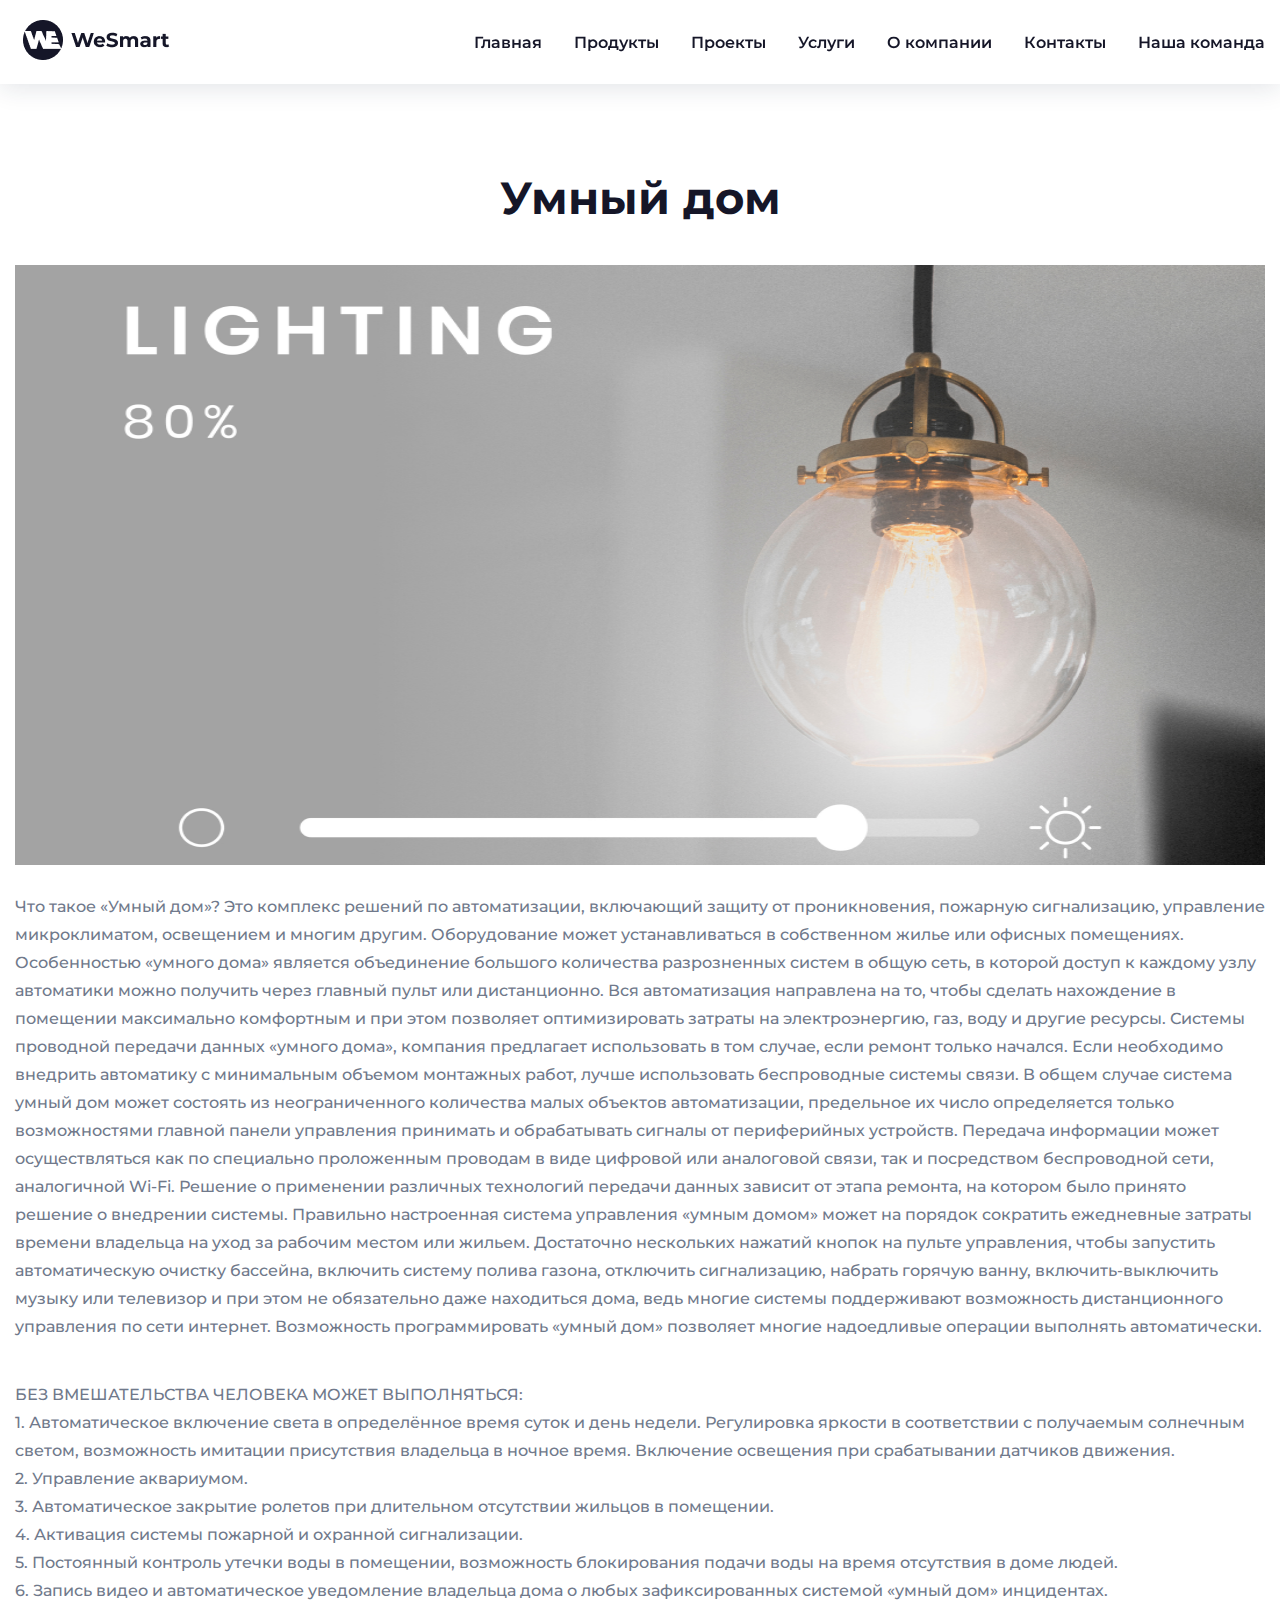
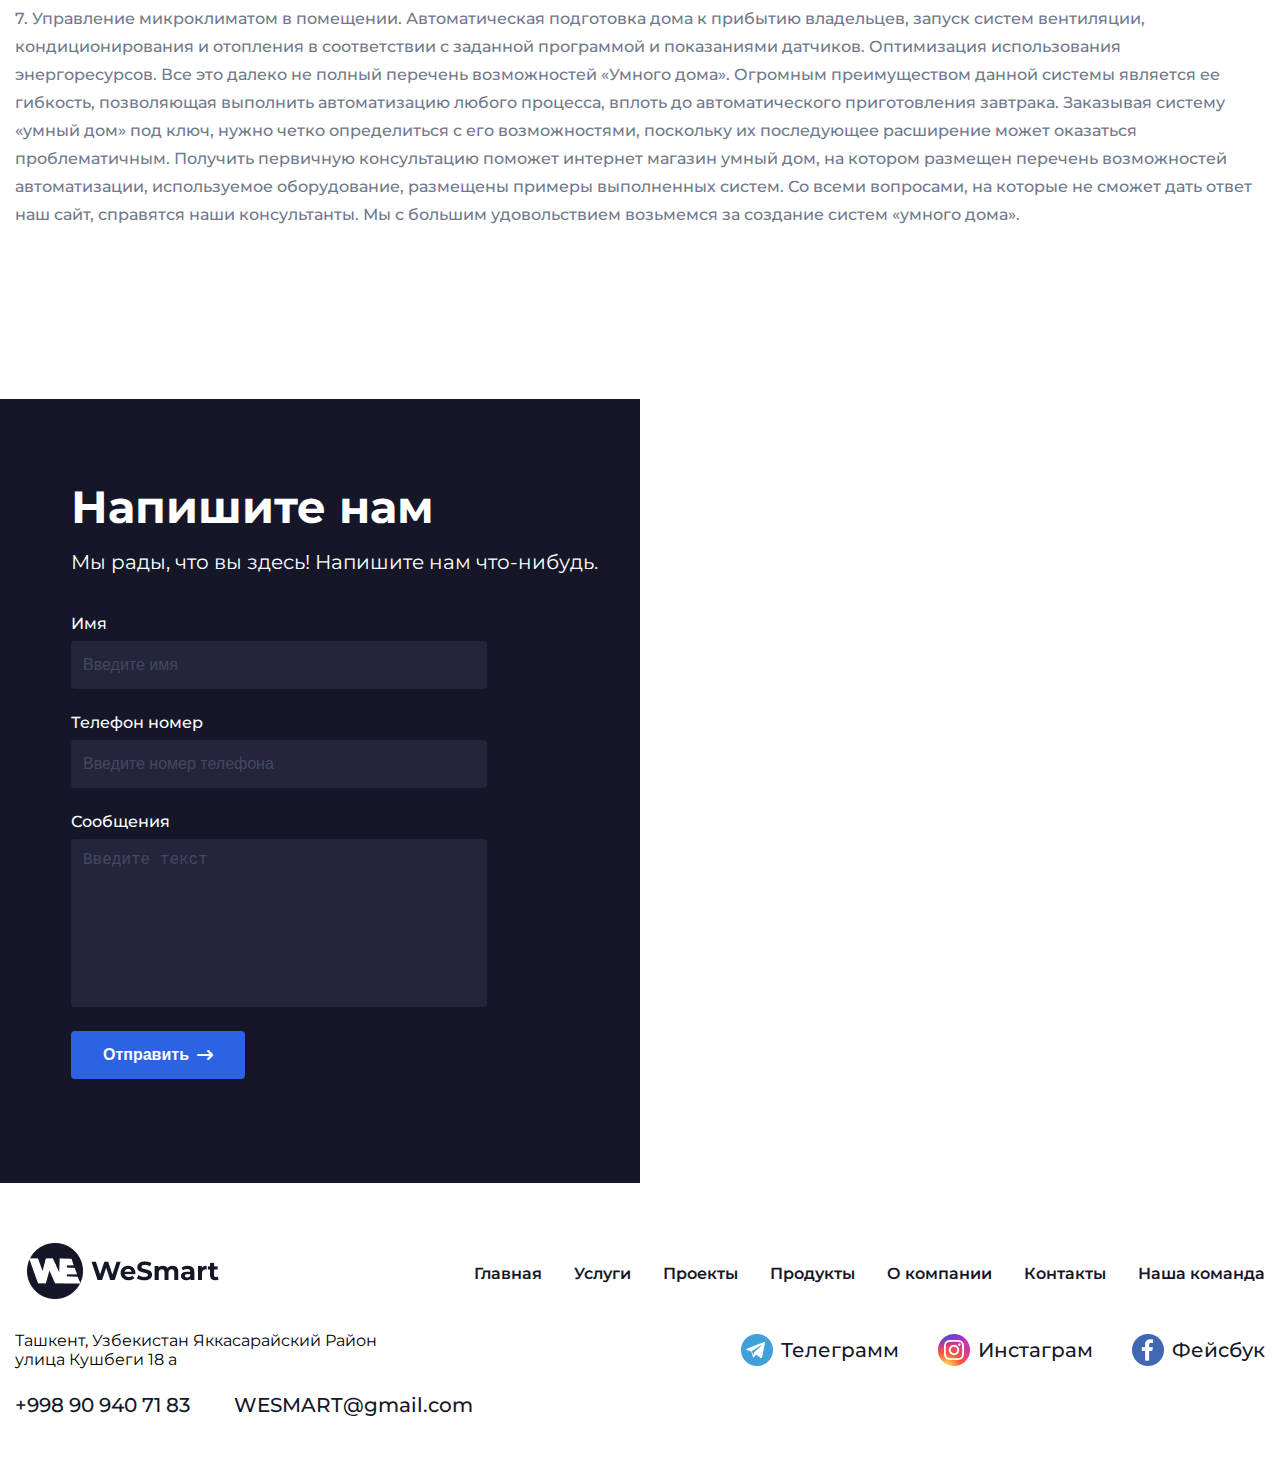
<file: pages/service_page2.html>
<!DOCTYPE html>
<html lang="en">
<head>
    <meta charset="UTF-8">
    <meta http-equiv="X-UA-Compatible" content="IE=edge">
    <meta name="viewport" content="width=device-width, initial-scale=1.0">
    <title>We Smart</title>
    <link rel="shortcut icon" href="../IMG/head.png" type="image/x-icon">
    <link rel="stylesheet" href="../STYLE/servics.css">
    <link rel="stylesheet" href="../STYLE/all.min.css">
</head>
<body class="body">
    <header class="header" id="home">
        <div class="container">
            <nav class="nav">
                <a href="../index.html" class="nav-logo"><img src="../IMG/logo_dark.png" alt="logo" class="logo"></a>
                <ul class="header_list">
                    <li class="header_list-link"><a href="../index.html" class="link">Главная</a></li>
                    <li class="header_list-link"><a href="./product_page.html" class="link">Продукты</a></li>
                    <li class="header_list-link"><a href="../index.html#projects" class="link">Проекты</a></li>
                    <li class="header_list-link"><a href="../index.html#services" class="link">Услуги</a></li>
                    <li class="header_list-link"><a href="../index.html#our_company" class="link">О компании</a></li>
                    <li class="header_list-link"><a href="#contacts" class="link">Контакты</a></li>
                    <li class="header_list-link"><a href="./our_team.html" class="link">Наша команда</a></li>
                </ul>
                
                <div class="burger">
                    <span class="line"></span>
                    <span class="line"></span>
                    <span class="line"></span>
                </div>
            </nav>
            </div>
        </header>

        <div class="services">
            <div class="container">
                <h2 class="title">
                    Умный дом
                </h2>
                <img src="../IMG/service/confident-call-center-operator-talking-with-client.png" alt="" class="service_img">
                <div class="service_content">
                        <p class="content_desc">Что такое «Умный дом»? Это комплекс решений по автоматизации, включающий защиту от проникновения, пожарную сигнализацию, управление микроклиматом, освещением и многим другим. Оборудование может устанавливаться в собственном жилье или офисных помещениях.
                            Особенностью «умного дома» является объединение большого количества разрозненных систем в общую сеть, в которой доступ к каждому узлу автоматики можно получить через главный пульт или дистанционно.
                            Вся автоматизация направлена на то, чтобы сделать нахождение в помещении максимально комфортным и при этом позволяет оптимизировать затраты на электроэнергию, газ, воду и другие ресурсы.
                            Системы проводной передачи данных «умного дома», компания предлагает использовать в том случае, если ремонт только начался. Если необходимо внедрить автоматику с минимальным объемом монтажных работ, лучше использовать беспроводные системы связи.
                            В общем случае система умный дом может состоять из неограниченного количества малых объектов автоматизации, предельное их число определяется только возможностями главной панели управления принимать и обрабатывать сигналы от периферийных устройств.
                            Передача информации может осуществляться как по специально проложенным проводам в виде цифровой или аналоговой связи, так и посредством беспроводной сети, аналогичной Wi-Fi.
                            Решение о применении различных технологий передачи данных зависит от этапа ремонта, на котором было принято решение о внедрении системы.
                            Правильно настроенная система управления «умным домом» может на порядок сократить ежедневные затраты времени владельца на уход за рабочим местом или жильем. Достаточно нескольких нажатий кнопок на пульте управления, чтобы запустить автоматическую очистку бассейна, включить систему полива газона, отключить сигнализацию, набрать горячую ванну, включить-выключить музыку или телевизор и при этом не обязательно даже находиться дома, ведь многие системы поддерживают возможность дистанционного управления по сети интернет.
                            Возможность программировать «умный дом» позволяет многие надоедливые операции выполнять автоматически.</p>
                        <p class="content_desc">БЕЗ ВМЕШАТЕЛЬСТВА ЧЕЛОВЕКА МОЖЕТ ВЫПОЛНЯТЬСЯ: <br>
                            1. Автоматическое включение света в определённое время суток и день недели. Регулировка яркости в соответствии с получаемым солнечным светом, возможность имитации присутствия владельца в ночное время. Включение освещения при срабатывании датчиков движения. <br>
                            2. Управление аквариумом. <br>
                            3. Автоматическое закрытие ролетов при длительном отсутствии жильцов в помещении. <br>
                            4. Активация системы пожарной и охранной сигнализации. <br>
                            5. Постоянный контроль утечки воды в помещении, возможность блокирования подачи воды на время отсутствия в доме людей. <br>
                            6. Запись видео и автоматическое уведомление владельца дома о любых зафиксированных системой «умный дом» инцидентах. <br>
                            7. Управление микроклиматом в помещении. Автоматическая подготовка дома к прибытию владельцев, запуск систем вентиляции, кондиционирования и отопления в соответствии с заданной программой и показаниями датчиков. Оптимизация использования энергоресурсов.
                            Все это далеко не полный перечень возможностей «Умного дома». Огромным преимуществом данной системы является ее гибкость, позволяющая выполнить автоматизацию любого процесса, вплоть до автоматического приготовления завтрака. Заказывая систему «умный дом» под ключ, нужно четко определиться с его возможностями, поскольку их последующее расширение может оказаться проблематичным.
                            Получить первичную консультацию поможет интернет магазин умный дом, на котором размещен перечень возможностей автоматизации, используемое оборудование, размещены примеры выполненных систем.
                            Со всеми вопросами, на которые не сможет дать ответ наш сайт, справятся наши консультанты. Мы с большим удовольствием возьмемся за создание систем «умного дома».</p>
                        </div>
            </div>
        </div>

        <section class="contacts" id="contacts">
            <div class="email">
                <h2 class="form_title">Напишите нам</h2>
                <p class="form_desc">Мы рады, что вы здесь! Напишите нам что-нибудь.</p>
    
                <form action="" class="form">
                    <div class="name">
                        <span class="write_name">Имя</span>
                        <input type="text" name="username" required class="name_input" placeholder="Введите имя">
                    </div>
                    <div class="number">
                        <span class="write_number">Телефон номер</span>
                        <input type="tel" required name="usernum" class="number_input" placeholder="Введите номер телефона">
                    </div>
                    <div class="message">
                        <span class="write_message">Сообщения</span>
                        <textarea name="message" id="" cols="30" rows="10" class="message_input" placeholder="Введите текст" required></textarea>
                    </div>
                    <button type="submit" class="submit_button">
                        Отправить
                        <i class="fa-solid fa-arrow-right-long"></i>
                    </button>
                </form>
            </div>
    
            <div class="map">
                <iframe src="https://www.google.com/maps/embed?pb=!1m18!1m12!1m3!1d2998.7134965162963!2d69.24375269756426!3d41.27157363491542!2m3!1f0!2f0!3f0!3m2!1i1024!2i768!4f13.1!3m3!1m2!1s0x38ae8a88a9cc05d5%3A0x89f44aaa8ed665d8!2zUXVzaGJlZ2kga28nY2hhc2ksINCi0L7RiNC60LXQvdGCLCBPYHpiZWtpc3Rvbg!5e0!3m2!1suz!2s!4v1646681730830!5m2!1suz!2s"  style="border:0;" allowfullscreen="" loading="lazy" class="map_inner"></iframe>
            </div>
        </section>
    
        <footer class="footer">
            <div class="container">
            <div class="first_line">
                    <nav class="nav foo_nav">
                        <a href="#" class="nav-logo"><img src="../IMG/footer_logo.png" alt="logo" class="logo"></a>
                        <ul class="header_list foo">
                            <li class="header_list-link"><a href="../index.html" class="link foo">Главная</a></li>
                            <li class="header_list-link"><a href="../index.html#services" class="link foo">Услуги</a></li>
                            <li class="header_list-link"><a href="../index.html#projects" class="link foo">Проекты</a></li>
                            <li class="header_list-link"><a href="./product_page.html" class="link foo">Продукты</a></li>
                            <li class="header_list-link"><a href="../index.html#our_company" class="link foo">О компании</a></li>
                            <li class="header_list-link"><a href="#contacts" class="link foo">Контакты</a></li>
                            <li class="header_list-link"><a href="./our_team.html" class="link">Наша команда</a></li>
                        </ul>
                    </nav>
            </div>
            <div class="second_line">
                <p class="footer_adress">Ташкент, Узбекистан Яккасарайский
                    Район улица Кушбеги 18 а
                </p>
                <div class="media">
                    <a href="" class="telegramm">
                        <img src="../IMG/Telegram.png" alt="telegramm" class="tg_img">
                        <span class="tg">Телеграмм</span>
                    </a>
                    <a href="" class="instagramm">
                        <img src="../IMG/Instagram.png" alt="instagram" class="inst_img">
                        <span class="inst">Инстаграм</span>
                    </a>
                    <a href="" class="facebook">
                        <img src="../IMG/Facebook.png" alt="facebook" class="fb_img">
                        <span class="fb">Фейсбук</span>
                    </a>
                </div>
            </div>
            <div class="third_line">
                <a href="tel:+998909407183" class="tel">+998 90 940 71 83</a>
                <a href="mailto:WESMART@gmail.com" class="gmail">WESMART@gmail.com</a>
            </div>
        </div>
        </footer>

        <script src="../JS/script.js"></script>
</body>
</html>
</file>
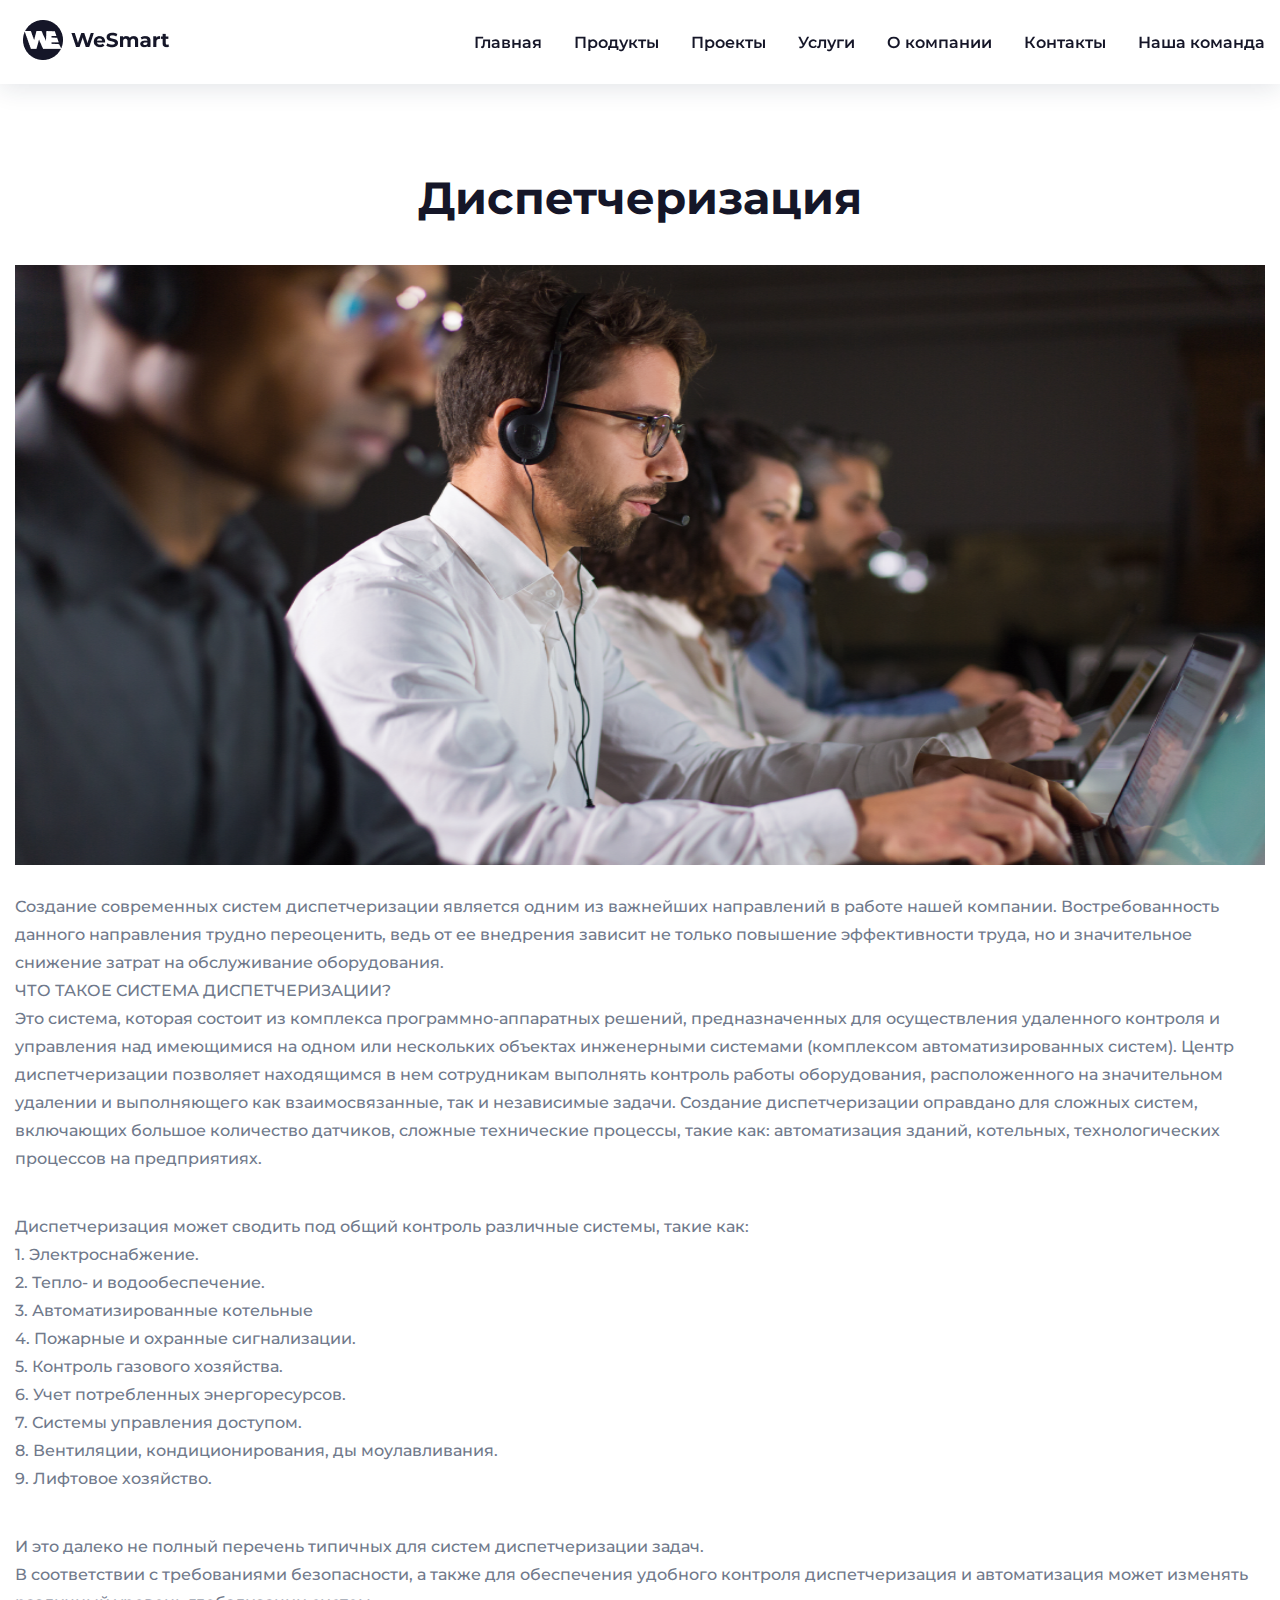
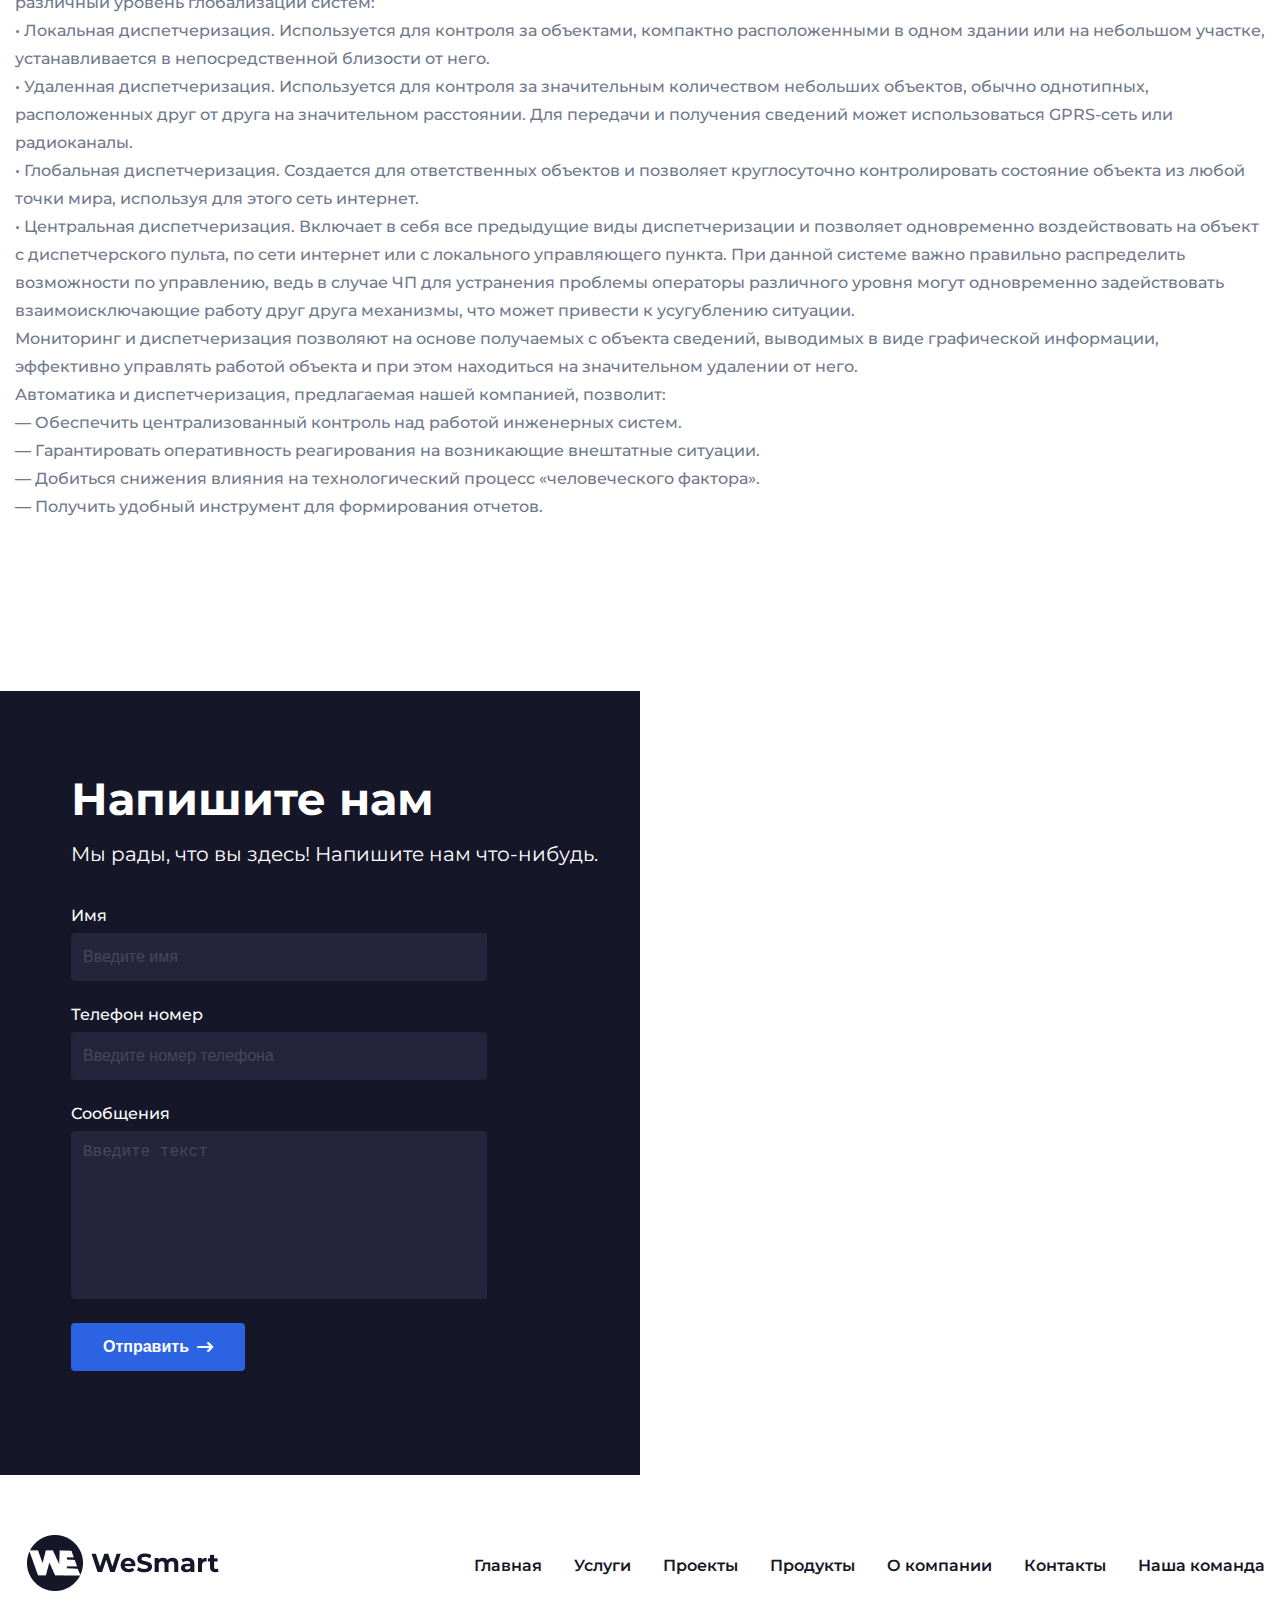
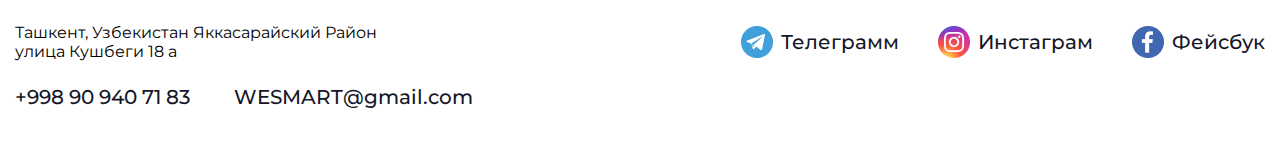
<file: pages/service_page3.html>
<!DOCTYPE html>
<html lang="en">
<head>
    <meta charset="UTF-8">
    <meta http-equiv="X-UA-Compatible" content="IE=edge">
    <meta name="viewport" content="width=device-width, initial-scale=1.0">
    <title>We Smart</title>
    <link rel="shortcut icon" href="../IMG/head.png" type="image/x-icon">
    <link rel="stylesheet" href="../STYLE/servics.css">
    <link rel="stylesheet" href="../STYLE/all.min.css">
</head>
<body class="body">
    <header class="header" id="home">
        <div class="container">
            <nav class="nav">
                <a href="../index.html" class="nav-logo"><img src="../IMG/logo_dark.png" alt="logo" class="logo"></a>
                <ul class="header_list">
                    <li class="header_list-link"><a href="../index.html" class="link">Главная</a></li>
                    <li class="header_list-link"><a href="./product_page.html" class="link">Продукты</a></li>
                    <li class="header_list-link"><a href="../index.html#projects" class="link">Проекты</a></li>
                    <li class="header_list-link"><a href="../index.html#services" class="link">Услуги</a></li>
                    <li class="header_list-link"><a href="../index.html#our_company" class="link">О компании</a></li>
                    <li class="header_list-link"><a href="#contacts" class="link">Контакты</a></li>
                    <li class="header_list-link"><a href="./our_team.html" class="link">Наша команда</a></li>
                </ul>
                
                <div class="burger">
                    <span class="line"></span>
                    <span class="line"></span>
                    <span class="line"></span>
                </div>
            </nav>
            </div>
        </header>

        <div class="services">
            <div class="container">
                <h2 class="title">
                    Диспетчеризация
                </h2>
                <img src="../IMG/service/confident-call-center-operator-talking-with-client 1.png" alt="" class="service_img">
                <div class="service_content">
                        <p class="content_desc">Создание современных систем диспетчеризации является одним из важнейших направлений в работе нашей компании. Востребованность данного направления трудно переоценить, ведь от ее внедрения зависит не только повышение эффективности труда, но и значительное снижение затрат на обслуживание оборудования. <br>
                            ЧТО ТАКОЕ СИСТЕМА ДИСПЕТЧЕРИЗАЦИИ? <br>
                            Это система, которая состоит из комплекса программно-аппаратных решений, предназначенных для осуществления удаленного контроля и управления над имеющимися на одном или нескольких объектах инженерными системами (комплексом автоматизированных систем).
                            Центр диспетчеризации позволяет находящимся в нем сотрудникам выполнять контроль работы оборудования, расположенного на значительном удалении и выполняющего как взаимосвязанные, так и независимые задачи.
                            Создание диспетчеризации оправдано для сложных систем, включающих большое количество датчиков, сложные технические процессы, такие как: автоматизация зданий, котельных, технологических процессов на предприятиях.</p>
                        <p class="content_desc">Диспетчеризация может сводить под общий контроль различные системы, такие как: <br>
                        1. Электроснабжение. <br> 
                        2. Тепло- и водообеспечение. <br>
                        3. Автоматизированные котельные <br>
                        4. Пожарные и охранные сигнализации. <br>
                        5. Контроль газового хозяйства. <br> 
                        6. Учет потребленных энергоресурсов. <br>
                        7. Системы управления доступом. <br>
                        8. Вентиляции, кондиционирования, ды моулавливания. <br>
                        9. Лифтовое хозяйство.</p> 

                        <p class="content_desc">
                            И это далеко не полный перечень типичных для систем диспетчеризации задач. <br>
В соответствии с требованиями безопасности, а также для обеспечения удобного контроля диспетчеризация и автоматизация может изменять различный уровень глобализации систем: <br>
• Локальная диспетчеризация. Используется для контроля за объектами, компактно расположенными в одном здании или на небольшом участке, устанавливается в непосредственной близости от него. <br>
• Удаленная диспетчеризация. Используется для контроля за значительным количеством небольших объектов, обычно однотипных, расположенных друг от друга на значительном расстоянии. Для передачи и получения сведений может использоваться GPRS-сеть или радиоканалы. <br>
• Глобальная диспетчеризация. Создается для ответственных объектов и позволяет круглосуточно контролировать состояние объекта из любой точки мира, используя для этого сеть интернет. <br>
• Центральная диспетчеризация. Включает в себя все предыдущие виды диспетчеризации и позволяет одновременно воздействовать на объект с диспетчерского пульта, по сети интернет или с локального управляющего пункта. При данной системе важно правильно распределить возможности по управлению, ведь в случае ЧП для устранения проблемы операторы различного уровня могут одновременно задействовать взаимоисключающие работу друг друга механизмы, что может привести к усугублению ситуации. <br>
Мониторинг и диспетчеризация позволяют на основе получаемых с объекта сведений, выводимых в виде графической информации, эффективно управлять работой объекта и при этом находиться на значительном удалении от него. <br>
Автоматика и диспетчеризация, предлагаемая нашей компанией, позволит: <br>
— Обеспечить централизованный контроль над работой инженерных систем. <br>
— Гарантировать оперативность реагирования на возникающие внештатные ситуации. <br>
— Добиться снижения влияния на технологический процесс «человеческого фактора». <br>
— Получить удобный инструмент для формирования отчетов.
                        </p>
                        </div>
            </div>
        </div>

        <section class="contacts" id="contacts">
            <div class="email">
                <h2 class="form_title">Напишите нам</h2>
                <p class="form_desc">Мы рады, что вы здесь! Напишите нам что-нибудь.</p>
    
                <form action="" class="form">
                    <div class="name">
                        <span class="write_name">Имя</span>
                        <input type="text" name="username" required class="name_input" placeholder="Введите имя">
                    </div>
                    <div class="number">
                        <span class="write_number">Телефон номер</span>
                        <input type="tel" required name="usernum" class="number_input" placeholder="Введите номер телефона">
                    </div>
                    <div class="message">
                        <span class="write_message">Сообщения</span>
                        <textarea name="message" id="" cols="30" rows="10" class="message_input" placeholder="Введите текст" required></textarea>
                    </div>
                    <button type="submit" class="submit_button">
                        Отправить
                        <i class="fa-solid fa-arrow-right-long"></i>
                    </button>
                </form>
            </div>
    
            <div class="map">
                <iframe src="https://www.google.com/maps/embed?pb=!1m18!1m12!1m3!1d2998.7134965162963!2d69.24375269756426!3d41.27157363491542!2m3!1f0!2f0!3f0!3m2!1i1024!2i768!4f13.1!3m3!1m2!1s0x38ae8a88a9cc05d5%3A0x89f44aaa8ed665d8!2zUXVzaGJlZ2kga28nY2hhc2ksINCi0L7RiNC60LXQvdGCLCBPYHpiZWtpc3Rvbg!5e0!3m2!1suz!2s!4v1646681730830!5m2!1suz!2s"  style="border:0;" allowfullscreen="" loading="lazy" class="map_inner"></iframe>
            </div>
        </section>
    
        <footer class="footer">
            <div class="container">
            <div class="first_line">
                    <nav class="nav foo_nav">
                        <a href="#" class="nav-logo"><img src="../IMG/footer_logo.png" alt="logo" class="logo"></a>
                        <ul class="header_list foo">
                            <li class="header_list-link"><a href="../index.html" class="link foo">Главная</a></li>
                            <li class="header_list-link"><a href="../index.html#services" class="link foo">Услуги</a></li>
                            <li class="header_list-link"><a href="../index.html#projects" class="link foo">Проекты</a></li>
                            <li class="header_list-link"><a href="./product_page.html" class="link foo">Продукты</a></li>
                            <li class="header_list-link"><a href="../index.html#our_company" class="link foo">О компании</a></li>
                            <li class="header_list-link"><a href="#contacts" class="link foo">Контакты</a></li>
                            <li class="header_list-link"><a href="./our_team.html" class="link">Наша команда</a></li>
                        </ul>
                    </nav>
            </div>
            <div class="second_line">
                <p class="footer_adress">Ташкент, Узбекистан Яккасарайский
                    Район улица Кушбеги 18 а
                </p>
                <div class="media">
                    <a href="" class="telegramm">
                        <img src="../IMG/Telegram.png" alt="telegramm" class="tg_img">
                        <span class="tg">Телеграмм</span>
                    </a>
                    <a href="" class="instagramm">
                        <img src="../IMG/Instagram.png" alt="instagram" class="inst_img">
                        <span class="inst">Инстаграм</span>
                    </a>
                    <a href="" class="facebook">
                        <img src="../IMG/Facebook.png" alt="facebook" class="fb_img">
                        <span class="fb">Фейсбук</span>
                    </a>
                </div>
            </div>
            <div class="third_line">
                <a href="tel:+998909407183" class="tel">+998 90 940 71 83</a>
                <a href="mailto:WESMART@gmail.com" class="gmail">WESMART@gmail.com</a>
            </div>
        </div>
        </footer>

        <script src="../JS/script.js"></script>
</body>
</html>
</file>
<file: STYLE/index.css>
@import url(fonts.css);
@import url(footer.css);



* {
    margin: 0;
    padding: 0;
    box-sizing: border-box ;
    text-decoration: none;
    list-style: none;
    font-style: normal;
}

:active, :hover, :focus {
    outline: 0;
    outline-offset: 0;
}

html {
    scroll-behavior: smooth;
}
body {
    font-family: "Montserrat";
    font-weight: 400;  
}

/* header start */

.header {
    background: url(../IMG/header_bg.png) no-repeat center /cover;
    width: 100%;
    height: 810px;
    margin-bottom: 80px;
}

.container {
    max-width: 1326px;
    width: 100%;
    margin: 0 auto;
    padding: 0 15px;
}

.nav {
    width: 100%;
    padding: 16px 8px;
    display: flex;
    align-items: center;
    justify-content: space-between;
    margin-bottom: 205px;
}

.header_list {
    display: flex;
}

.header_list-link:not(:last-child) {
    margin-right: 32px;
}

.link {
    color: #fff;
    font-size: 16px;
    font-weight: 600;
    transition: 0.4s;
} 

.link:hover {
    color: #2B63E3;
}

.burger {
    display: none;
}

.header_info {
    padding: 0 8px;
}

.header_info-title {
    color: #fff;
    font-size: 45px;
    font-weight: 700;
    max-width: 939px;
    width: 100%;
    margin-bottom: 24px;
    display: flex;
}

.button {
    padding: 12px 24px;
    max-width: 220px;
    width: 100%;
    display: flex;
    align-items: center;
    justify-content: center;
    background: #2B63E3;
    border-radius: 4px;
    transition: 0.5s; 
}

.button:hover {
    background: #fff;
}
.button:hover .button_text{
    color: #2B63E3;
}
.button:hover .button_icon {
    color: #2B63E3;
}

.button_text {
    font-size: 16px;
    font-weight: 600;
    color: #fff;
    margin-right: 10px;
}

.button_icon {
    display: flex;
    align-items: center;
    justify-content: center;
    color: #fff;
    width: 24px;
    height: 24px;
}

.link.foo {
    color: #151628;
}

.link.foo:hover {
    color: #2B63E3;
}


/* service */
.services {
    margin-bottom: 80px;
}

.title {
    margin-bottom: 40px;
    font-size: 45px;
    font-weight: 700;
    color: #151628;
    text-align: center;
}

.service-catalog_card {
    width: 416px;
    height: 397px;
    padding: 56px 24px 80px 24px;
    background: #F3F4F6;
    border-radius: 4px;
    display: flex;
    flex-direction: column;
    justify-content: space-between;
    align-items: center;
}

.service_inner-catalog {
    display: flex;
    width: 100%;
    justify-content: space-between;
    align-items: center;
}

.card_icon {
    width: 85px;
    height: 85px;
}

.card_title {
    font-size: 24px;
    font-weight: 700;
    color: #151628;
    text-align: center;
}

.service_desc {
    text-align: center;
    font-size: 16px;
    font-weight: 500;
    color: #70798B;
}

/* project */

.project {
    margin-bottom: 80px;
}

.project_slider {
    background: url(../IMG/project_bg.png) no-repeat ;
    width: 100%;
    height: 360px;
    padding: 128px 40px 0;
}

/* slide */
.slide {
    max-width: 669px;
    width: 100%;
}

.slide_title {
    color: #fff;
    font-weight: 700;
    font-size: 24px;
    margin-bottom: 16px;
}

.company_name {
    font-size: 16px;
    font-weight: 600;
    color: #fff;
    margin-top: 16px;
}

.arrow-right::before, .arrow-left::before {
    width: 40px;
    height: 40px;
    color: #fff;
    font-size: 20px;
}

.arrow-right {
    margin-right: 16px;
}
.arrow-left {
    margin-left: 16px;
}

.controller {
    display: flex;
    max-width: 208px;
    width: 100%;
    height: 40px;
    padding: 12px 0;
    align-items: center;
    margin-top: 76px;
}

.slide_dot {
    display: flex;
    width: 96px;
    justify-content: space-between;
}

.slide_index {
    width: 8px;
    height: 8px;
    background: #FFFFFF;
    opacity: 0.5;
    border-radius: 50%;
    display: flex;
    align-items: center;
    justify-content: center;
    position: relative;
}

.slide_index::before {
    content: '';
    width: 16px;
    height: 16px;
    border: 1px solid #fff;
    border-radius: 50%;
    position: absolute;
    display: none;
}

.slider_prev, .slider_next{
    background: none;
    border: none;
}

.slide_index.active {
    opacity: 1;
}
.slide_index.active::before {
    display: block;
}

.slider_inner {
    display: flex;
}

.slide {
    display: none;
}

.slide.active {
    display: block;
}


/* products */
.products {
    margin-bottom: 80px;
}

.product_slide-controllers {
    display: flex;
    align-items: center;
    gap: 16px;
    position: absolute;
    bottom: 16px;
    left: 45%;
}

.slideshow-container {
    position: relative;
  }
  
  .mySlides {
    display: none;
  }
  
  .prev, .next {
    color: #fff;
    cursor: pointer;
  }


  .dots{
      display: flex;
      align-items: center;
      gap: 8px;

  }
  
  .dot {
    cursor: pointer;
    height: 8px;
    width: 8px;
    margin: 0 2px;
    background-color: #fff;
    border-radius: 50%;
    display: inline-block;
    opacity: 0.5;
    position: relative;
    display: flex;
    align-items: center;
    justify-content: center ;

  } 
  
  .dot.active, .dot:hover {
    opacity: 1;
  }
  
  .dot::before {
    content: '';
    width: 16px;
    height: 16px;
    border: 1px solid #fff;
    border-radius: 50%;
    position: absolute;
    display: none;
}
    .dot.active::before {
        display: block;
    }
  /* Fading animation */
  .fade {
    -webkit-animation-name: fade;
    -webkit-animation-duration: 1.5s;
    animation-name: fade;
    animation-duration: 1.5s;
  }
  
  @-webkit-keyframes fade {
    from {opacity: .4}
    to {opacity: 1}
  }
  
  @keyframes fade {
    from {opacity: .4}
    to {opacity: 1}
  }

/* our company */

.our_company {
    margin-bottom: 80px;
}

.company_inner {
    display: flex;
    align-items: center;
    justify-content: space-between;
}

.company_gallery {
    display: flex;
    gap: 24px;
}
.first_block {
    display: flex;
    flex-direction: column;
    row-gap: 24px;
}
.second_block {
    display: flex;
    flex-direction: column;
    row-gap: 24px;
    margin-top: 80px;
}
.company_title {
    font-size: 45px;
    font-weight: 700;
    margin-bottom: 40px;
}
.content_1, .content_2 {
    font-size: 20px;
    font-weight: 500;
    color: #70798B;
}
.content_1 {
    margin-bottom: 24px;
    width: 576px;
}
.content_2 {
    width: 601px;
}






/* media */

@media(max-width:1024px) {
    .nav {
        flex-wrap: wrap;
        justify-content: center;
        gap: 24px;
    }
    .link {
        font-size: 14px;
    }
    .service_inner-catalog {
        flex-wrap: wrap;
        gap: 25px;
        justify-content: center;
    }
    .company_inner {
        flex-wrap: wrap;
        gap: 40px;
        text-align: center;
    }

    .service-catalog_card {
        width: 350px;
    }

    .card_title {
        font-size: 20px;
    }
    
    .company_info {
        margin: 0 auto;
    }

    .company_gallery {
        margin: 0 auto;
    }

    .second_block {
        margin-top: 0;
    }

    .mySlides a img {
        height: 275px;
    }
    /* footer */

    .contacts {
        flex-wrap: wrap;
    }

    .email {
        width: 100%;
        text-align: center;
    }

    .map {
        width: 100%;
        height: 360px;
    }

    .form {
        margin: 0 auto;
        width: 43%;
    }

    .submit_button {
        width: 174px;
        margin: 0 auto;
    }
    .second_line {
        flex-wrap: wrap;
        justify-content: center;
        gap: 24px;
    }
    .footer_adress {
        width: 100%;
        text-align: center;
    }
    .third_line {
        text-align: center;
    }
}
@media(max-width:768px) {
    .nav {
        justify-content: space-between;
        gap: 0;
        margin-bottom: 150px;
    }

    .burger {
        width: 55px;
        height: 55px;
        background-color: #151628;
        display: block;
        transform: rotate(-180deg);
        transition: all 0.5s;
        padding: 5px 5px;
        display: flex;
        flex-direction: column;
        justify-content: space-around;
        align-items: center;
    }
    .header_list {
        display: none;
        position: absolute;
        flex-direction: column;
        text-align: center;
        background: #fff;
        top: 0;
        bottom: -3px;
        right: -100%;
        justify-content: center;
        align-items: center;
        gap: 20px;
        padding-top: 25px;
        width: 50%;
        transition: all 0.5s;
    } 

    .header_list.active {
        display: flex;
        right: 0;
    }

    .header_list-link:not(:last-child) {
        margin-right: 0;
    }
    .link {
        font-size: 18px;
        color: #151628;
    }

    .burger.active {
        position: absolute;
        z-index: 2;
        width: 40px;
        height: 40px;
        top: 15px;
        right: 20px;
        transform: rotate(0deg);
        justify-content: center;
        align-items: center;
    }

    .header_list.active body {
        overflow: hidden;
    }

    .line {
        width: 40px;
        height: 5px;
        display: block;
        background: #fff;
        transition: all 0.5s;
    }

    .burger.active .line:nth-child(3) {
        display: none;
    }

    .burger.active .line:nth-child(1) {
        transform: rotate(45deg);
        position: absolute;
    }
    .burger.active .line:nth-child(2) {
        transform: rotate(-45deg);
        position: absolute;
    }
    
    .header_info-title {
        font-size: 35px;
    }

    .header {
        height: 700px;
    }

    .nav.foo_nav {
        justify-content: center;
    }

    

}

@media(max-width:480px) {
    .mySlides a img {
        height: 200px;
    }
    .product_slide-controllers {
        left: 36%;
    }
    .project_slider {
        padding: 72px 40px 0;
        height: 250px;
    }
    .slide_title {
        font-size: 20px;
    }

    .content_1 {
        width: 460px;
    }

    .content_2 {
        width: 457px;
    }

    .gallery1, .gallery2, .gallery3, .gallery4 {
        width: 200px;
        height: 200px;
    }

    .email {
        padding: 80px 0 80px 0;
    }
    .form  {
        width: 80%;
    }
    .telegramm, .instagramm, .facebook {
        flex-direction: column;
    }
    .third_line {
        display: flex;
        flex-direction: column;
        gap: 24px;
    }
    .tel {
        margin-right: 0;
    }
}

@media(max-width:435px) {
    .content_1, .content_2 {
        width: 405px;
    }
    .gallery1, .gallery2, .gallery3, .gallery4 {
        width: 175px;
        height: 175px;
    }
}

@media(max-width:375px) {
    .header_info-title {
        font-size: 30px;
    }
    .products {
        display: none;
    }
    .content_1, .content_2 {
        width: 355px;
    }
    .gallery1, .gallery2, .gallery3, .gallery4 {
        width: 160px;
        height: 160px;
    }
}

@media(max-width:320px) {
    .header_info-title {
        font-size: 25px;
    }
    .nav {
        margin-bottom: 100px;
    }
    .header {
        height: 650px;
    }
    .mySlides a img {
        height: 150px;
    }
    .product_slide-controllers {
        left: 25%;
    }
    .slide_title {
        font-size: 16px;
    }
    .service-catalog_card {
        height: 410px;
    }
    .card_icon {
        margin-bottom: 25px;
    }
    .card_title {
        margin-bottom: 25px;
    }
    .content_1, .content_2 {
        width: 300px;
    }
    .gallery1, .gallery2, .gallery3, .gallery4 {
        width: 125px;
        height: 125px;
    }
    .media {
        flex-wrap: wrap;
        gap: 24px;
        justify-content: center;
    }
    .telegramm, .instagramm, .facebook {
        gap: 10px;
    }
    .products {
        display: none;
    }
}
</file>
<file: STYLE/accessories_page.css>
@import url(fonts.css);
@import url(footer.css);

* {
    margin: 0;
    padding: 0;
    box-sizing: border-box ;
    text-decoration: none;
    list-style: none;
    font-style: normal;
}

:active, :hover, :focus {
    outline: 0;
    outline-offset: 0;
}

html {
    scroll-behavior: smooth;
}
body {
    font-family: "Montserrat";
    font-weight: 400; 
}

.body.active {
    overflow: hidden;
}

.container {
    max-width: 1326px;
    width: 100%;
    margin: 0 auto;
    padding: 0 15px;
}
/* header start */

.burger {
    display: none;
}

.header {
    position: fixed;
    z-index: 10;
    left: 0;
    top: 0;
    right: 0;
    width: 100%;
    box-shadow: 0px 4px 24px rgba(28, 44, 68, 0.12);
    background-color: #fff;
}




.nav {
    display: flex;
    width: 100%;
    align-items: center;
    justify-content: space-between;
    padding: 16px 0;
}

.header_list {
    display: flex;
    gap: 32px;
}

.link {
    color: #151628;
    font-size: 16px;
    font-weight: 600;
    transition: all 0.7s;
}
.link:hover {
    color: #2B63E3;
}

/* start */

.accessories {
    margin-top: 160px;
    margin-bottom: 80px;
}

.accessories_title {
    font-weight: 700;
    font-size: 45px;
    color: #151628;
    line-height: 56px;
    text-align: center;
    margin-bottom: 40px;
}

.accessories_cards {
    display: flex;
    flex-wrap: wrap;
    gap: 24px;
}

.accessories_card    {
    max-width: 636px;
    width: 100%;
    display: flex;
    align-items: center;
    gap: 16px;
    padding-right: 16px;
    border: 2px solid #F3F4F6;
}

.accessories_img {
    width: 306px;
    height: 260px;
    object-fit: cover;
}

.accessories_info-title {
    font-size: 22px;
    font-weight: 700;
    line-height: 32px;
    color: #151628;
    width: 167px;
    margin-bottom: 8px;
}

.accessories_info-desc {
    font-weight: 500;
    font-size: 16px;
    line-height: 24px;
    color: #70798B;
    width: 298px;
    margin-bottom: 16px;
}

.accessories_info-watch {
    color: #2B63E3;
    font-weight: 600;
    font-size: 14px;
    line-height: 20px;
    display: flex;
    align-items: center;
}

.accessories_info-watch:hover i {
    transform: translateX(16px);
    opacity: 1;
    transition: all 0.5s;
}

.accessories_info-watch i {
    transform: translateX(-16px);
    opacity: 0;
} 


/* media */ 


@media(max-width:1024px) {
    /* footer */

    .contacts {
        flex-wrap: wrap;
    }

    .email {
        width: 100%;
        text-align: center;
    }

    .map {
        width: 100%;
        height: 360px;
    }

    .form {
        margin: 0 auto;
        width: 43%;
    }

    .nav.foo_nav {
        flex-wrap: wrap;
        justify-content: center;
        gap: 24px;
    }

    .submit_button {
        width: 174px;
        margin: 0 auto;
    }
    .second_line {
        flex-wrap: wrap;
        justify-content: center;
        gap: 24px;
    }
    .footer_adress {
        width: 100%;
        text-align: center;
    }
    .third_line {
        text-align: center;
    }

    /*  */

    .accessories_cards {
        justify-content: center;
    }
}
@media(max-width:768px) {
    .nav.foo_nav {
        justify-content: center;
    }
    .header_list.foo {
        display: none;
    }
    /* header start */
    .header_list {
        display: none;
        position: absolute;
        display: flex;    
        flex-direction: column;
        right: -100%;
        top: 0;
        justify-content: center;
        align-items: center;
        height: 400px;
        background: #fff;
        width: 50%;
        transition: all 0.9s;
}

    .header_list.active {
        display: flex;
        right: 0;
    }

    .burger {
        width: 55px;
        height: 55px;
        background-color: #151628;
        display: block;
        transform: rotate(-180deg);
        transition: all 0.5s;
        padding: 5px 5px;
        display: flex;
        flex-direction: column;
        justify-content: space-around;
        align-items: center;
    }
    .line {
        width: 40px;
        height: 5px;
        display: block;
        background: #fff;
        transition: all 0.5s;
    }

    .burger.active {
        position: absolute;
        z-index: 2;
        width: 40px;
        height: 40px;
        top: 15px;
        right: 20px;
        transform: rotate(0deg);
        justify-content: center;
        align-items: center;
    }
    
    .burger.active .line:nth-child(3) {
        display: none;
    }

    .burger.active .line:nth-child(1) {
        transform: rotate(45deg);
        position: absolute;
    }
    .burger.active .line:nth-child(2) {
        transform: rotate(-45deg);
        position: absolute;
    }

    /* header end */

}
@media(max-width:480px) {

    .email {
        padding: 80px 0 80px 0;
    }
    .form  {
        width: 80%;
    }
    .telegramm, .instagramm, .facebook {
        flex-direction: column;
    }
    .third_line {
        display: flex;
        flex-direction: column;
        gap: 24px;
    }
    .tel {
        margin-right: 0;
    }

    .accessories_card {
        /* border: none;     */
        box-sizing: border-box;
        padding-right: 0;
        padding-bottom: 20px;
        flex-direction: column;
        margin-bottom: 40px;
        width: 306px;
    }
    .accessories_info {
        display: flex;
        flex-direction: column;
        align-items: center;
        justify-content: center;
    }
    .accessories_info-desc {
        text-align: center;
    }

}
@media(max-width:320px) {
    .media {
        flex-wrap: wrap;
        gap: 24px;
        justify-content: center;
    }
    .telegramm, .instagramm, .facebook {
        gap: 10px;
    }

    .accessories_title {
        font-size: 40px;
    }
}
</file>
<file: STYLE/product_home.css>
@import url(fonts.css);
@import url(footer.css);

* {
    margin: 0;
    padding: 0;
    box-sizing: border-box ;
    text-decoration: none;
    list-style: none;
    font-style: normal;
}

:active, :hover, :focus {
    outline: 0;
    outline-offset: 0;
}

html {
    scroll-behavior: smooth;
}
body {
    font-family: "Montserrat";
    font-weight: 400; 
}

.body.active {
    overflow: hidden;
}

.container {
    max-width: 1326px;
    width: 100%;
    margin: 0 auto;
    padding: 0 15px;
}
/* header start */

.burger {
    display: none;
}

.header {
    position: fixed;
    z-index: 10;
    left: 0;
    top: 0;
    right: 0;
    width: 100%;
    box-shadow: 0px 4px 24px rgba(28, 44, 68, 0.12);
    background-color: #fff;
}




.nav {
    display: flex;
    width: 100%;
    align-items: center;
    justify-content: space-between;
    padding: 16px 0;
}

.header_list {
    display: flex;
    gap: 32px;
}

.link {
    color: #151628;
    font-size: 16px;
    font-weight: 600;
    transition: all 0.7s;
}
.link:hover {
    color: #2B63E3;
}


/* products */

.products {
    margin-top: 160px;
    margin-bottom: 80px;
}

.title {
    color: #151628;
    font-size: 45px;
    font-weight: 700;
    line-height: 56px;
    text-align: center;
    margin-bottom: 40px;
}

.product_card {
    display: flex;
    gap: 24px;
}

.product_card:not(:last-child) {
    margin-bottom: 40px;
}

.product_img {
    width: 416px;
    height: 360px;
    object-fit: cover;
}

.info_title {
    font-weight: 700;
    color: #151628;
    font-size: 32px;
    margin-bottom: 16px;
}

.info_desc {
    font-weight: 500;
    font-size: 16px;
    color: #70798B;
    margin-bottom: 16px;
}

.char_icon {
    width: 40px;
    height: 40px;
}

.watch {
    color: #2B63E3;
    font-weight: 600;
    font-size: 14px;
    line-height: 20px;
    border: 1px solid #2B63E3;
    border-radius: 4px;
    padding: 10px 27px;
    transition: all 0.5s;
}

.watch:hover {
    background: #2B63E3;
    color: #fff;
    border: 1px solid #fff;
}

.characteristic span {
    color: #151628;
    font-weight: 700;
    font-size: 14px;
    line-height: 20px;
}

.info_inner {
    display: flex;
    flex-wrap: wrap;
    width: 100%;
    margin-bottom: 32px;
}

.second_line {
    margin-top: 16px;
}

.first_line, .second_line {
    display: flex;
    gap: 40px;
}

.characteristic {
    display: flex;
    align-items: center;
    gap: 16px;
}

.info_buttons {
    display: flex;
    gap: 16px;
}

/* media */

@media(max-width:1024px) {
    .team_inner {
        flex-wrap: wrap;
        justify-content: center;
    }

    .info_team {
        width: 550px;
    }
    /* footer */

    .contacts {
        flex-wrap: wrap;
    }

    .email {
        width: 100%;
        text-align: center;
    }

    .map {
        width: 100%;
        height: 360px;
    }

    .form {
        margin: 0 auto;
        width: 43%;
    }

    .nav.foo_nav {
        flex-wrap: wrap;
        justify-content: center;
        gap: 24px;
    }

    .submit_button {
        width: 174px;
        margin: 0 auto;
    }
    .second_line {
        flex-wrap: wrap;
        justify-content: center;
        gap: 24px;
    }
    .footer_adress {
        width: 100%;
        text-align: center;
    }
    .third_line {
        text-align: center;
    }
}
@media(max-width:768px) {
    .nav.foo_nav {
        justify-content: center;
    }
    .header_list.foo {
        display: none;
    }
    .team_images {
        justify-content: center;
    }
    /* header start */
    .header_list {
        display: none;
        position: absolute;
        display: flex;    
        flex-direction: column;
        right: -100%;
        top: 0;
        justify-content: center;
        align-items: center;
        height: 400px;
        background: #fff;
        width: 50%;
        transition: all 0.9s;
}

    .header_list.active {
        display: flex;
        right: 0;
    }

    .burger {
        width: 55px;
        height: 55px;
        background-color: #151628;
        display: block;
        transform: rotate(-180deg);
        transition: all 0.5s;
        padding: 5px 5px;
        display: flex;
        flex-direction: column;
        justify-content: space-around;
        align-items: center;
    }
    .line {
        width: 40px;
        height: 5px;
        display: block;
        background: #fff;
        transition: all 0.5s;
    }

    .burger.active {
        position: absolute;
        z-index: 2;
        width: 40px;
        height: 40px;
        top: 15px;
        right: 20px;
        transform: rotate(0deg);
        justify-content: center;
        align-items: center;
    }
    
    .burger.active .line:nth-child(3) {
        display: none;
    }

    .burger.active .line:nth-child(1) {
        transform: rotate(45deg);
        position: absolute;
    }
    .burger.active .line:nth-child(2) {
        transform: rotate(-45deg);
        position: absolute;
    }

    /* header end */

    .product_card {
        flex-direction: column;
        align-items: center;
    }
    .info_desc {
        width: 480px;
        display: flex;
        flex-wrap: wrap;
    }
    .info {
        display: flex;
        flex-direction: column;
        align-items: center;
    }
}
@media(max-width:480px) {

    .email {
        padding: 80px 0 80px 0;
    }
    .form  {
        width: 80%;
    }
    .telegramm, .instagramm, .facebook {
        flex-direction: column;
    }
    .third_line {
        display: flex;
        flex-direction: column;
        gap: 24px;
    }
    .tel {
        margin-right: 0;
    }

    /*  */
    .first_line, .second_line {
        flex-wrap: wrap;
        justify-content: center;
    }
    .info_desc {
        width: 450px;
    }
    .watch {
        padding: 10px 23px;
    }
}

@media(max-width:426px) {
    .info_desc {
        width: 400px;
    }
    .watch {
        padding: 10px 23px;
        text-align: center;
    }
}

@media(max-width:376px) {
    .info_desc {
        width: 350px;
    }
}

@media(max-width:320px) {
    .media {
        flex-wrap: wrap;
        gap: 24px;
        justify-content: center;
    }
    .telegramm, .instagramm, .facebook {
        gap: 10px;
    }

    /* team */
    .info_desc {
        width: 300px;
        text-align: center;
    } 
    .product_img {
        width: 300px;
        height: 300px;
    }
    .title {
        font-size: 40px;
    }
}
</file>
<file: STYLE/product_inner.css>
@import url(fonts.css);
@import url(footer.css);

* {
    margin: 0;
    padding: 0;
    box-sizing: border-box ;
    text-decoration: none;
    list-style: none;
    font-style: normal;
}

:active, :hover, :focus {
    outline: 0;
    outline-offset: 0;
}

html {
    scroll-behavior: smooth;
}
body {
    font-family: "Montserrat";
    font-weight: 400; 
}

.body.active {
    overflow: hidden;
}

.container {
    max-width: 1326px;
    width: 100%;
    margin: 0 auto;
    padding: 0 15px;
}
/* header start */

.burger {
    display: none;
}

.header {
    position: fixed;
    z-index: 10;
    left: 0;
    top: 0;
    right: 0;
    width: 100%;
    box-shadow: 0px 4px 24px rgba(28, 44, 68, 0.12);
    background-color: #fff;
}




.nav {
    display: flex;
    width: 100%;
    align-items: center;
    justify-content: space-between;
    padding: 16px 0;
}

.header_list {
    display: flex;
    gap: 32px;
}

.link {
    color: #151628;
    font-size: 16px;
    font-weight: 600;
    transition: all 0.7s;
}
.link:hover {
    color: #2B63E3;
}


/* start */

.information {
    display: flex;
    gap: 24px;
    align-items: center;
    margin-top: 160px;
    margin-bottom: 80px ;
}

.product_img {
    width: 636px;
    height: 480px;
    object-fit: cover;
}

.title {
    font-weight: 700;
    font-size: 32px;
    color: #151628;
    line-height: 40px;
    margin-bottom: 16px;
}

.desc {
    color: #70798B;
    font-weight: 500;
    font-size: 16px;
    line-height: 24px;
    margin-bottom: 16px;
    max-width: 636px;
    width: 100%;
}

.deg {
    font-weight: 600;
    color: #151628;
    font-size: 16px;
    line-height: 24px;
    max-width: 256px;
    width: 100%;
}

.info_mini {
    display: flex;
    gap: 36px;
    align-items: center;
    justify-content: center;
    max-width: 1076px;
    width: 100%;
    margin: 0 auto;
    margin-bottom: 80px;
}

.mini_card {
    max-width: 196px;
    width: 100%;
    height: 240px;
    padding: 40px 12px;
    background: #F3F4F6;
    display: flex;
    flex-direction: column;
    align-items: center;
    border-radius: 4px;
}

.card_icon {
    width: 72px;
    height: 72px;
    margin-bottom: 16px;
}

.card_desc {
    font-weight: 600;
    font-size: 16px;
    color: #000000;
    line-height: 24px;
    text-align: center;
}

.gallery {
    display: grid;
    grid-template-columns: repeat(2, 1fr);
    grid-template-rows: repeat(2, 440px);
    gap: 24px;
    margin-bottom: 80px;
}

.gallery_img:nth-child(1) {
    grid-column-start: 1;
    grid-column-end: -1;
}

.comparison {
    margin-bottom: 80px;
    display: flex;
    width: 100%;
    gap: 24px;
}
.comparison_card {
    max-width: 416px;
    width: 100%;
}

.comparison_card-img {
    width: 100%;
    height: 416px;
    object-fit: cover;
    margin-bottom: 24px;
}

.comparison_card-title {
    font-weight: 700;
    font-size: 24px;
    line-height: 32px;
    color: #151628;
    margin-bottom: 16px;
}

.comparison_character, .comparison_lumen, .comparison_distance, .comparison_time {
    background: #F3F4F6;
    padding: 46px 24px;
    width: 100%;
    height: 200px;
    display: flex;
    gap: 16px;
    align-items: center;
    margin-bottom: 16px;
    border-radius: 4px;
}

.character_desc, .lumen_desc, .distance_desc, .time_desc {
    font-weight: 700;
    font-size: 18px;
    line-height: 24px;
    color: #151628;
}

.character_icon, .lumen_icon, .distance_icon, .time_icon {
    width: 80px;
    height: 80px;
}

.comparison_lumen, .comparison_distance, .comparison_time {
    padding: 60px 24px;
}

.comparison_buy {
    width: 100%;
    display: flex;
    justify-content: space-between;
    align-items: center;
}

.buy_button {
    background: #2B63E3;
    padding: 12px 24px;
    border-radius: 4px;
    line-height: 24px;
    font-size: 16px;
    font-weight: 600;
    color: #fff;
}

.products_arrow {
    margin-left: 10px;
}

.price {
    font-size: 16px;
    line-height: 24px;
    font-weight: 600;
    color: #151628;
}

.benefits {
    margin-bottom: 80px;
}

.benefits_title {
    font-weight: 700;
    font-size: 32px;
    line-height: 40px;
    color: #151628;
    margin-bottom: 40px;
    text-align: center;
}

.benefit_card {
    max-width: 636px;
    width: 100%;
    background: #F3F4F6;
    padding: 79px 24px;
    display: flex;
    align-items: center;
    justify-content: center;
    gap: 16px;
}

.benefit_icon {
    width: 80px;
    height: 80px;
}

.benefit_info-title {
    font-size: 22px;
    font-weight: 700;
    color: #151628;
    line-height: 32px;
    margin-bottom: 16px;
}

.benefit_info-desc {
    font-weight: 500;
    font-size: 16px;
    line-height: 24px;
    color: #70798B;
}

.benefits_cards {
    display: flex;
    flex-wrap: wrap;
    gap: 24px;
    margin-bottom: 80px;
}

.made {
    text-align: center;
} 

.germany {
    border-radius: 2px;
    margin-bottom: 24px;
}

.made_title {
    font-weight: 700;
    font-size: 32px;
    line-height: 40px;
    color: #151628;
    margin-bottom: 16px;
}

.made_desc {
    font-weight: 500;
    font-size: 18px;
    line-height: 24px;
    color: #151628;
}

/* table */ 

.table {
    width: 100%;
    margin-bottom: 80px;
}

.table_title {
    font-weight: 700;
    font-size:  32px;
    line-height: 40px;
    color: #151628;
    text-align: center;
    margin-bottom: 40px;
}

.table_head, .table_body {
    width: 100%;
    display: flex;
    gap: 8px;
}

.table_head, .table_body:not(:last-child) {
    margin-bottom: 8px;
}

.table_head-column {
    background: #46475F;
    color: #fff;
} 

.table_body-column {
    background: #F3F4F6;
    color: #151628;
}

.table_head-column, .table_body-column {
        width: 140px;
        height: 96px;
        border-radius: 4px;
        font-size: 12px;
        line-height: 16px;
        font-weight: 600;
        text-align: center;
        display: flex;
        align-items: center;
        justify-content: center;
        flex-wrap: wrap;
}

.table_body-column:nth-child(1), .table_head-column:nth-child(1) {
    width: 180px;
}

.table_body-column:nth-child(6), .table_head-column:nth-child(6) {
    width: 220px;
    padding: 0 33px;
}


/* media */


@media(max-width:1024px) {
    /* footer */

    .contacts {
        flex-wrap: wrap;
    }

    .email {
        width: 100%;
        text-align: center;
    }

    .map {
        width: 100%;
        height: 360px;
    }

    .form {
        margin: 0 auto;
        width: 43%;
    }

    .nav.foo_nav {
        flex-wrap: wrap;
        justify-content: center;
        gap: 24px;
    }

    .submit_button {
        width: 174px;
        margin: 0 auto;
    }
    .second_line {
        flex-wrap: wrap;
        justify-content: center;
        gap: 24px;
    }
    .footer_adress {
        width: 100%;
        text-align: center;
    }
    .third_line {
        text-align: center;
    }

    /*  */
    .gallery {
        display: flex;
        flex-direction: column;
    }
}
@media(max-width:768px) {
    .nav.foo_nav {
        justify-content: center;
    }
    .header_list.foo {
        display: none;
    }
    /* header start */
    .header_list {
        display: none;
        position: absolute;
        display: flex;    
        flex-direction: column;
        right: -100%;
        top: 0;
        justify-content: center;
        align-items: center;
        height: 400px;
        background: #fff;
        width: 50%;
        transition: all 0.9s;
}

    .header_list.active {
        display: flex;
        right: 0;
    }

    .burger {
        width: 55px;
        height: 55px;
        background-color: #151628;
        display: block;
        transform: rotate(-180deg);
        transition: all 0.5s;
        padding: 5px 5px;
        display: flex;
        flex-direction: column;
        justify-content: space-around;
        align-items: center;
    }
    .line {
        width: 40px;
        height: 5px;
        display: block;
        background: #fff;
        transition: all 0.5s;
    }

    .burger.active {
        position: absolute;
        z-index: 2;
        width: 40px;
        height: 40px;
        top: 15px;
        right: 20px;
        transform: rotate(0deg);
        justify-content: center;
        align-items: center;
    }
    
    .burger.active .line:nth-child(3) {
        display: none;
    }

    .burger.active .line:nth-child(1) {
        transform: rotate(45deg);
        position: absolute;
    }
    .burger.active .line:nth-child(2) {
        transform: rotate(-45deg);
        position: absolute;
    }

    /* header end */

    .information {
        flex-direction: column;
        align-items: center;
        justify-content: center ;
    }

    .comparison {
        display: none;
    }
    .info_mini {
        flex-wrap: wrap;
    }
    .benefits_cards {
        justify-content: center;
    }
    .table {
        display: none;
    }

}
@media(max-width:480px) {

    .email {
        padding: 80px 0 80px 0;
    }
    .form  {
        width: 80%;
    }
    .telegramm, .instagramm, .facebook {
        flex-direction: column;
    }
    .third_line {
        display: flex;
        flex-direction: column;
        gap: 24px;
    }
    .tel {
        margin-right: 0;
    }

    .product_img {
        width: 450px;
        height: 450px;
    }
}

@media(max-width:426px) {
    .product {
        flex-direction: column;
        gap: 25px;
    }
    .product_img {
        width: 400px;
        height: 400px;
    }
}

@media(max-width:376px) {
    .product_img {
        width: 350px;
        height: 350px;
    }
    .benefit_card {
        flex-direction: column;
    }
    .benefit_info-title, .benefit_info-desc {
        text-align: center;
    }
}

@media(max-width:320px) {
    .media {
        flex-wrap: wrap;
        gap: 24px;
        justify-content: center;
    }
    .telegramm, .instagramm, .facebook {
        gap: 10px;
    }
    .product_img {
        width: 300px;
        height: 300px;
    }
}
</file>
<file: STYLE/products.css>
@import url(fonts.css);
@import url(footer.css);


* {
    margin: 0;
    padding: 0;
    box-sizing: border-box ;
    text-decoration: none;
    list-style: none;
    font-style: normal;
}

:active, :hover, :focus {
    outline: 0;
    outline-offset: 0;
}

html {
    scroll-behavior: smooth;
}
body {
    font-family: "Montserrat";
    font-weight: 400; 
}

.body.active {
    overflow: hidden;
}

.container {
    max-width: 1326px;
    width: 100%;
    margin: 0 auto;
    padding: 0 15px;
}
/* header start */

.burger {
    display: none;
}

.header {
    position: fixed;
    z-index: 10;
    left: 0;
    top: 0;
    right: 0;
    width: 100%;
    box-shadow: 0px 4px 24px rgba(28, 44, 68, 0.12);
    background-color: #fff;
}




.nav {
    display: flex;
    width: 100%;
    align-items: center;
    justify-content: space-between;
    padding: 16px 0;
}

.header_list {
    display: flex;
    gap: 32px;
}

.link {
    color: #151628;
    font-size: 16px;
    font-weight: 600;
    transition: all 0.7s;
}
.link:hover {
    color: #2B63E3;
}


.products {
    margin-bottom: 80px;
    margin-top: 160px;
}

.products_catalog {
    display: flex;
    flex-wrap: wrap;
    gap: 20px;
    justify-content: center;
}

.product {
    max-width: 416px;
    width: 100%;
    padding: 32px;
    background: #F3F4F6;
    display: flex;
    justify-content: space-between;
    align-items: center;
}

.product_content {
    width: 227px;
}

.product_content_title {
    font-size: 24px;
    font-weight: 500;
    margin-bottom: 16px;
}

.first_desc, .second_desc {
    font-size: 12px;
    font-weight: 500;
    color: #70798B;
    margin-bottom: 16px;
}

.product_inner {
    color: #2B63E3;
    font-size: 15px;
    font-weight: 600;
    display: flex;
    align-items: center;
}

.products_arrow {
    /* margin-left: 16px; */
}

.product_img {
    width: 160px;
    height: 160px;
}


.title {
    font-weight: 700;
    font-size: 45px;
    line-height: 56px;
    color: #151628;
    margin-bottom: 40px;
    text-align: center;
}

.products_arrow {
    transform: translateX(-20px);
    opacity: 0;
    transition: all 0.5s;
}


.product_inner:hover .products_arrow {
    transform: translateX(16px);
    opacity: 1;
}




/* 000 */


@media(max-width:1024px) {
    /* footer */

    .contacts {
        flex-wrap: wrap;
    }

    .email {
        width: 100%;
        text-align: center;
    }

    .map {
        width: 100%;
        height: 360px;
    }

    .form {
        margin: 0 auto;
        width: 43%;
    }

    .nav.foo_nav {
        flex-wrap: wrap;
        justify-content: center;
        gap: 24px;
    }

    .submit_button {
        width: 174px;
        margin: 0 auto;
    }
    .second_line {
        flex-wrap: wrap;
        justify-content: center;
        gap: 24px;
    }
    .footer_adress {
        width: 100%;
        text-align: center;
    }
    .third_line {
        text-align: center;
    }
}
@media(max-width:768px) {
    .nav.foo_nav {
        justify-content: center;
    }
    .header_list.foo {
        display: none;
    }
    /* header start */
    .header_list {
        display: none;
        position: absolute;
        display: flex;    
        flex-direction: column;
        right: -100%;
        top: 0;
        justify-content: center;
        align-items: center;
        height: 400px;
        background: #fff;
        width: 50%;
        transition: all 0.9s;
}

    .header_list.active {
        display: flex;
        right: 0;
    }

    .burger {
        width: 55px;
        height: 55px;
        background-color: #151628;
        display: block;
        transform: rotate(-180deg);
        transition: all 0.5s;
        padding: 5px 5px;
        display: flex;
        flex-direction: column;
        justify-content: space-around;
        align-items: center;
    }
    .line {
        width: 40px;
        height: 5px;
        display: block;
        background: #fff;
        transition: all 0.5s;
    }

    .burger.active {
        position: absolute;
        z-index: 2;
        width: 40px;
        height: 40px;
        top: 15px;
        right: 20px;
        transform: rotate(0deg);
        justify-content: center;
        align-items: center;
    }
    
    .burger.active .line:nth-child(3) {
        display: none;
    }

    .burger.active .line:nth-child(1) {
        transform: rotate(45deg);
        position: absolute;
    }
    .burger.active .line:nth-child(2) {
        transform: rotate(-45deg);
        position: absolute;
    }

    /* header end */

}
@media(max-width:480px) {

    .email {
        padding: 80px 0 80px 0;
    }
    .form  {
        width: 80%;
    }
    .telegramm, .instagramm, .facebook {
        flex-direction: column;
    }
    .third_line {
        display: flex;
        flex-direction: column;
        gap: 24px;
    }
    .tel {
        margin-right: 0;
    }
}

@media(max-width:426px) {
    .product {
        flex-direction: column;
        gap: 25px;
    }
}
@media(max-width:320px) {
    .media {
        flex-wrap: wrap;
        gap: 24px;
        justify-content: center;
    }
    .telegramm, .instagramm, .facebook {
        gap: 10px;
    }
}
</file>
<file: STYLE/servics.css>
@import url(fonts.css);
@import url(footer.css);


* {
    margin: 0;
    padding: 0;
    box-sizing: border-box ;
    text-decoration: none;
    list-style: none;
    font-style: normal;
}

:active, :hover, :focus {
    outline: 0;
    outline-offset: 0;
}

html {
    scroll-behavior: smooth;
}
body {
    font-family: "Montserrat";
    font-weight: 400; 
}

.body.active {
    overflow: hidden;
}

.container {
    max-width: 1326px;
    width: 100%;
    margin: 0 auto;
    padding: 0 15px;
}
/* header start */

.burger {
    display: none;
}

.header {
    position: fixed;
    z-index: 10;
    left: 0;
    top: 0;
    right: 0;
    width: 100%;
    box-shadow: 0px 4px 24px rgba(28, 44, 68, 0.12);
    background-color: #fff;
}




.nav {
    display: flex;
    width: 100%;
    align-items: center;
    justify-content: space-between;
    padding: 16px 0;
}

.header_list {
    display: flex;
    gap: 32px;
}

.link {
    color: #151628;
    font-size: 16px;
    font-weight: 600;
    transition: all 0.7s;
}
.link:hover {
    color: #2B63E3;
}

/* service info block */


.services {
    margin: 170px 0;
}

.title {
    color: #151628;
    font-weight: 700;
    font-size: 45px;
    margin: 0 auto;
    margin-bottom: 40px;
    text-align: center;
    width: 689px;
}

.service_img {
    width: 100%;
    height: 600px;
    margin-bottom: 24px;
}

.images  {
    width: 100%;
    display: flex;
    gap: 24px;
    flex-wrap: wrap;
    justify-content: center;
    margin-bottom: 80px;
}

.content_title {
    font-size: 22px;
    font-weight: 700;
    color: #151628;
    margin-bottom: 16px;
}

.content_desc {
    font-size: 16px;
    font-weight: 500;
    color: #70798B;
    margin-bottom: 40px;
    line-height: 28px;
}




/* media */

@media(max-width:1025px) {
    /* footer */

    .contacts {
        flex-wrap: wrap;
    }

    .email {
        width: 100%;
        text-align: center;
    }

    .map {
        width: 100%;
        height: 360px;
    }

    .form {
        margin: 0 auto;
        width: 43%;
    }

    .nav.foo_nav {
        flex-wrap: wrap;
        justify-content: center;
        gap: 24px;
    }

    .submit_button {
        width: 174px;
        margin: 0 auto;
    }
    .second_line {
        flex-wrap: wrap;
        justify-content: center;
        gap: 24px;
    }
    .footer_adress {
        width: 100%;
        text-align: center;
    }
    .third_line {
        text-align: center;
    }
}
@media(max-width:769px) {
    .nav.foo_nav {
        justify-content: center;
    }
    .header_list.foo {
        display: none;
    }
    /* header start */
    .header_list {
        display: none;
        position: absolute;
        display: flex;    
        flex-direction: column;
        right: -100%;
        top: 0;
        justify-content: center;
        align-items: center;
        height: 400px;
        background: #fff;
        width: 50%;
        transition: all 0.9s;
}

    .header_list.active {
        display: flex;
        right: 0;
    }

    .burger {
        width: 55px;
        height: 55px;
        background-color: #151628;
        display: block;
        transform: rotate(-180deg);
        transition: all 0.5s;
        padding: 5px 5px;
        display: flex;
        flex-direction: column;
        justify-content: space-around;
        align-items: center;
    }
    .line {
        width: 40px;
        height: 5px;
        display: block;
        background: #fff;
        transition: all 0.5s;
    }

    .burger.active {
        position: absolute;
        z-index: 2;
        width: 40px;
        height: 40px;
        top: 15px;
        right: 20px;
        transform: rotate(0deg);
        justify-content: center;
        align-items: center;
    }
    
    .burger.active .line:nth-child(3) {
        display: none;
    }

    .burger.active .line:nth-child(1) {
        transform: rotate(45deg);
        position: absolute;
    }
    .burger.active .line:nth-child(2) {
        transform: rotate(-45deg);
        position: absolute;
    }

    /* header end */


    .title {
        width: 450px;
        font-size: 40px;
    }
    .service_img {
        height: 345px;
        object-fit: cover;
    }

}
@media(max-width:481px) {

    .email {
        padding: 80px 0 80px 0;
    }
    .form  {
        width: 80%;
    }
    .telegramm, .instagramm, .facebook {
        flex-direction: column;
    }
    .third_line {
        display: flex;
        flex-direction: column;
        gap: 24px;
    }
    .tel {
        margin-right: 0;
    }
}
@media (max-width:426px) {
    .title {
        width: 400px;
    }
}

@media (max-width:376px) {
    .title {
        font-size: 35px;
        width: 350px;
    }
}

@media(max-width:321px) {
    .media {
        flex-wrap: wrap;
        gap: 24px;
        justify-content: center;
    }
    .telegramm, .instagramm, .facebook {
        gap: 10px;
    }

    /*  */

    .image {
        width: 300px;
        height: 168px;
    }
    .title {
        width: 300px;
        font-size: 35px;
        text-align: center;
        display: flex;
        align-items: center;
        margin-bottom: 0;       
        margin: 0 auto;
    }
    .service_img {
        margin-top: 40px;
    }
    .content_desc {
        font-size: 15px;
    }
}
</file>
